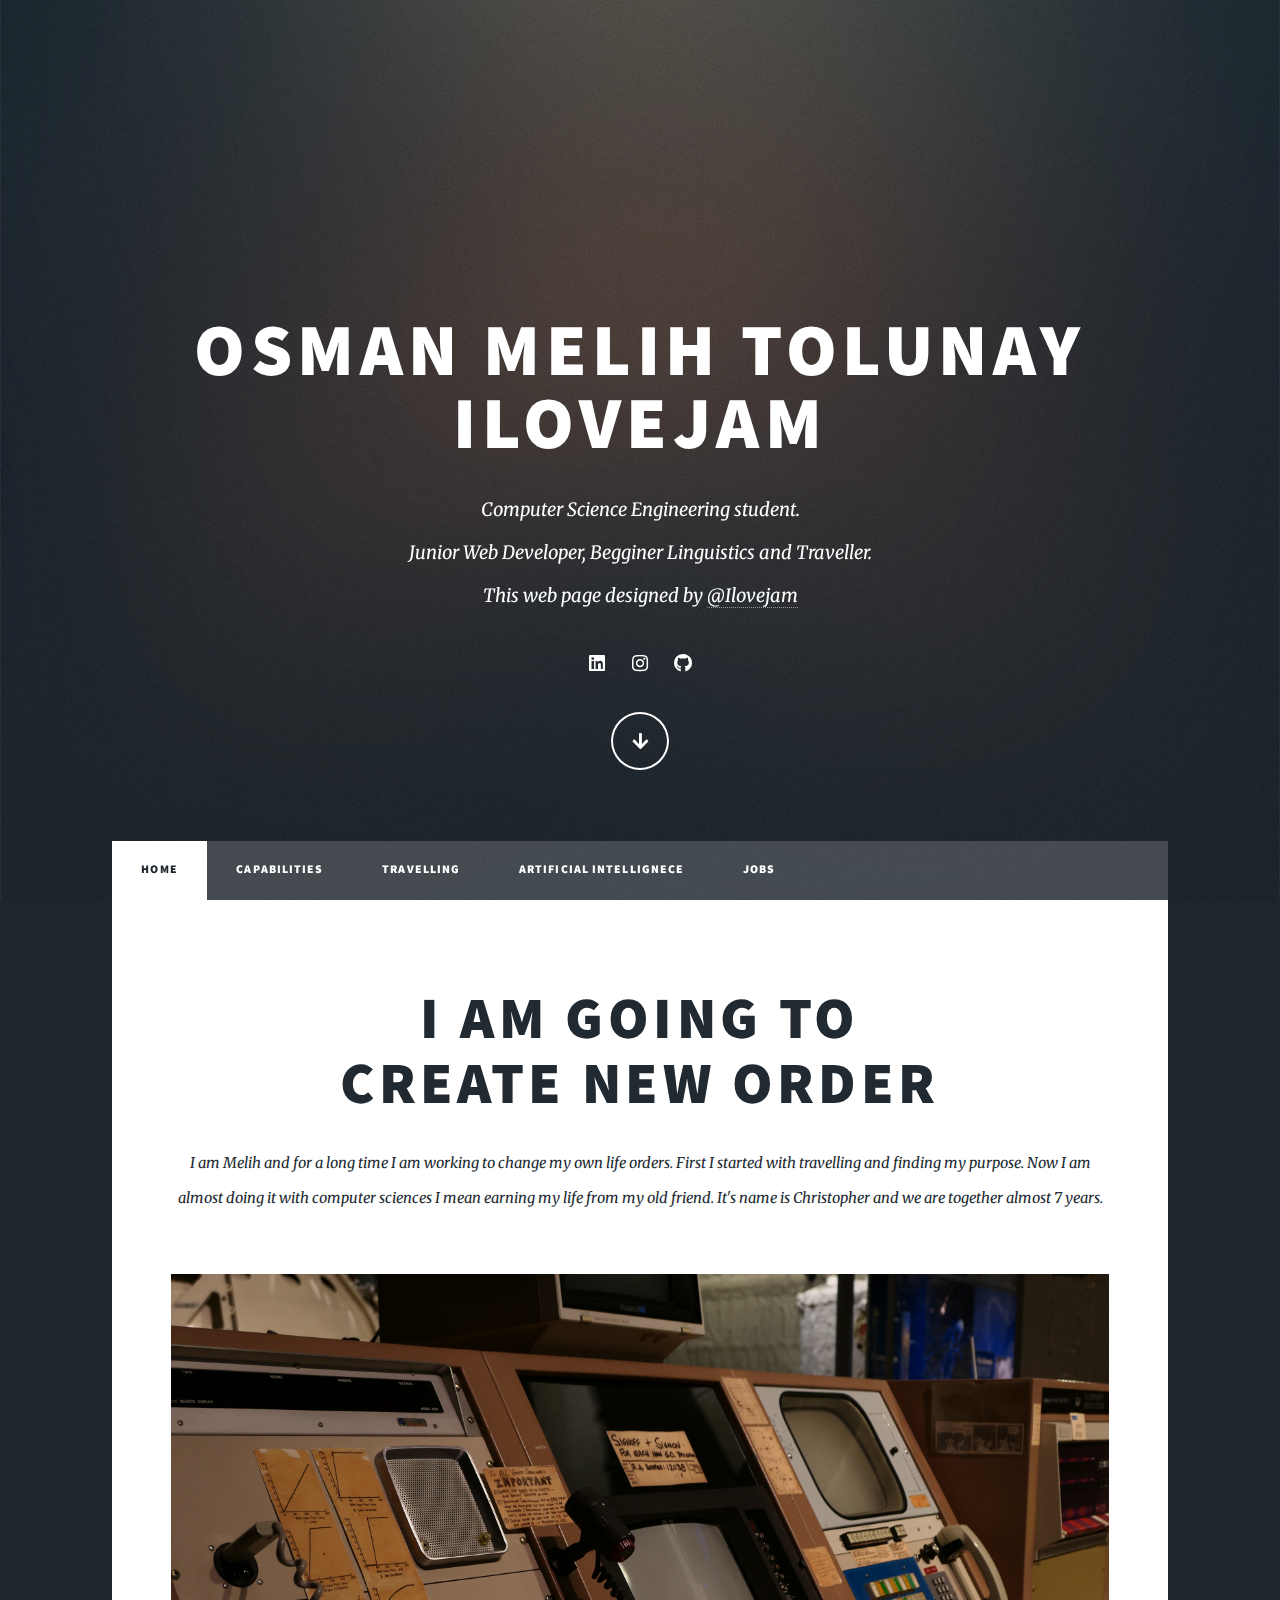
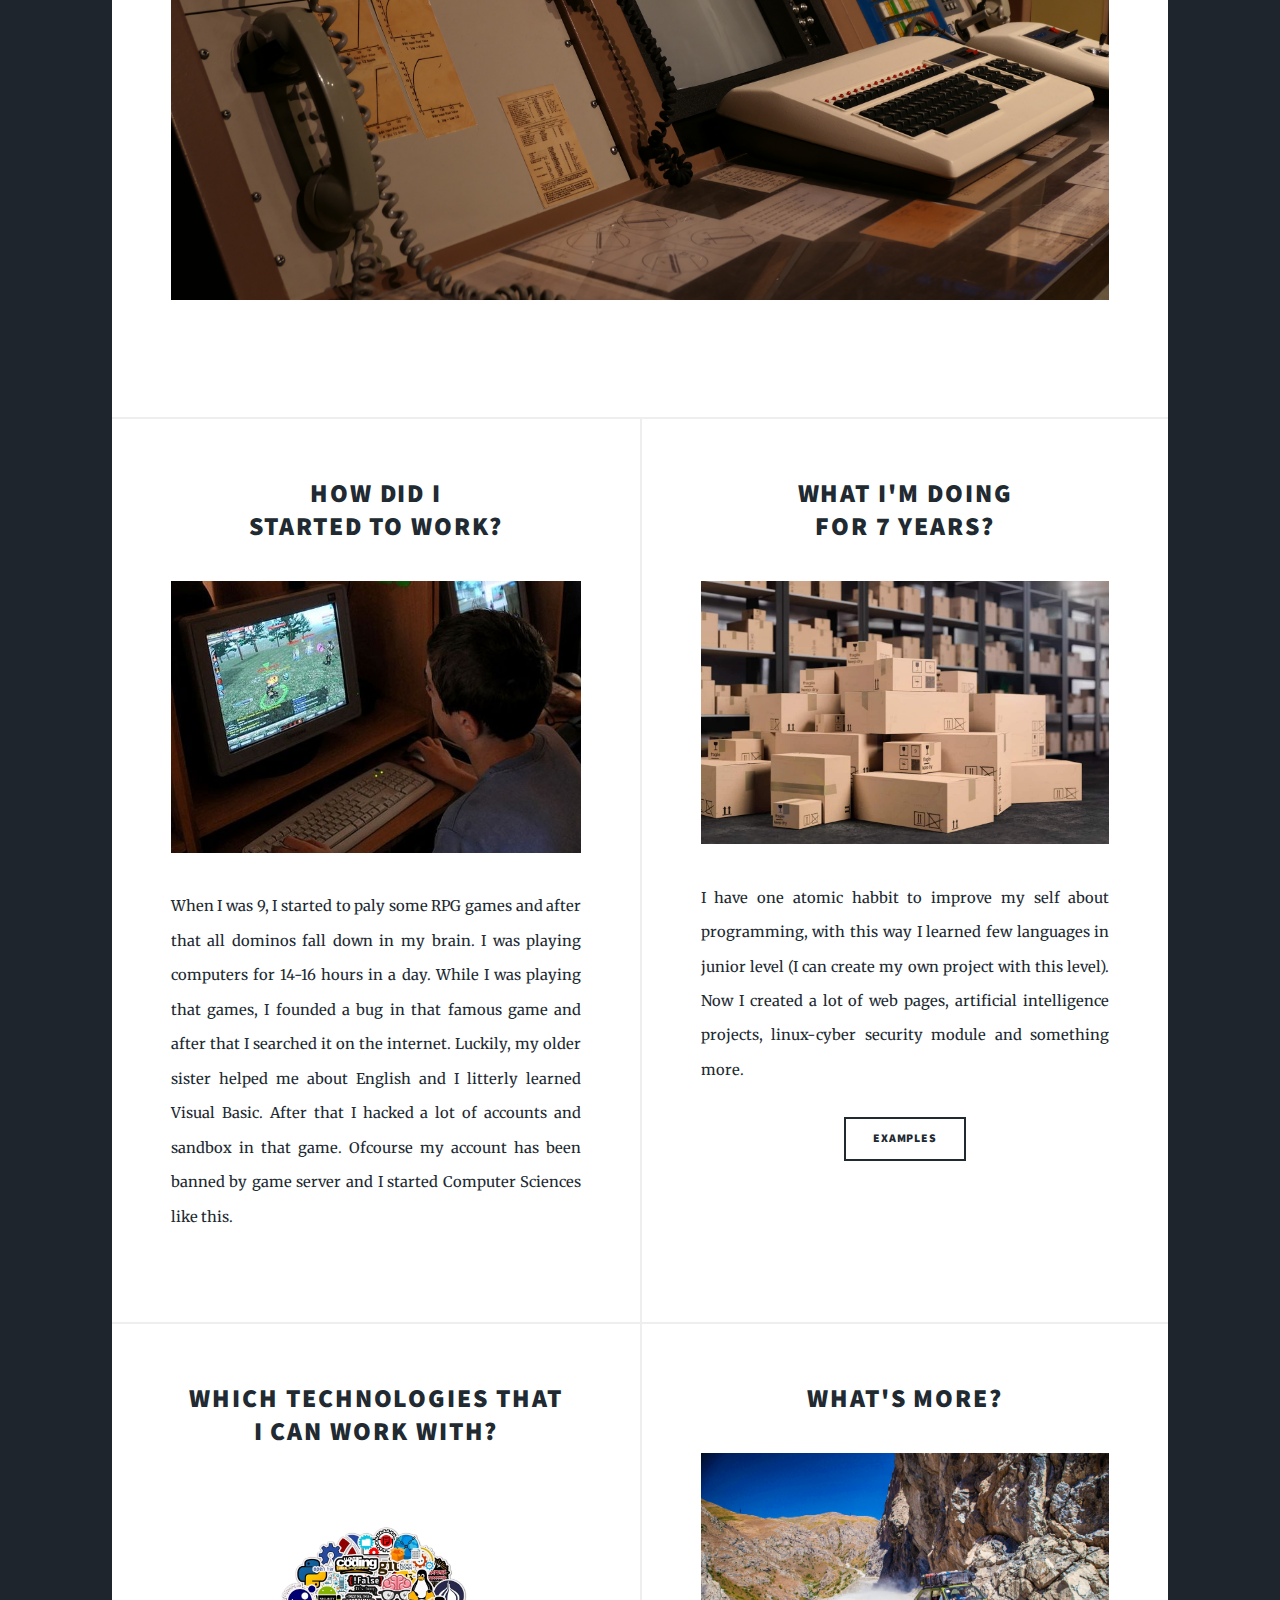
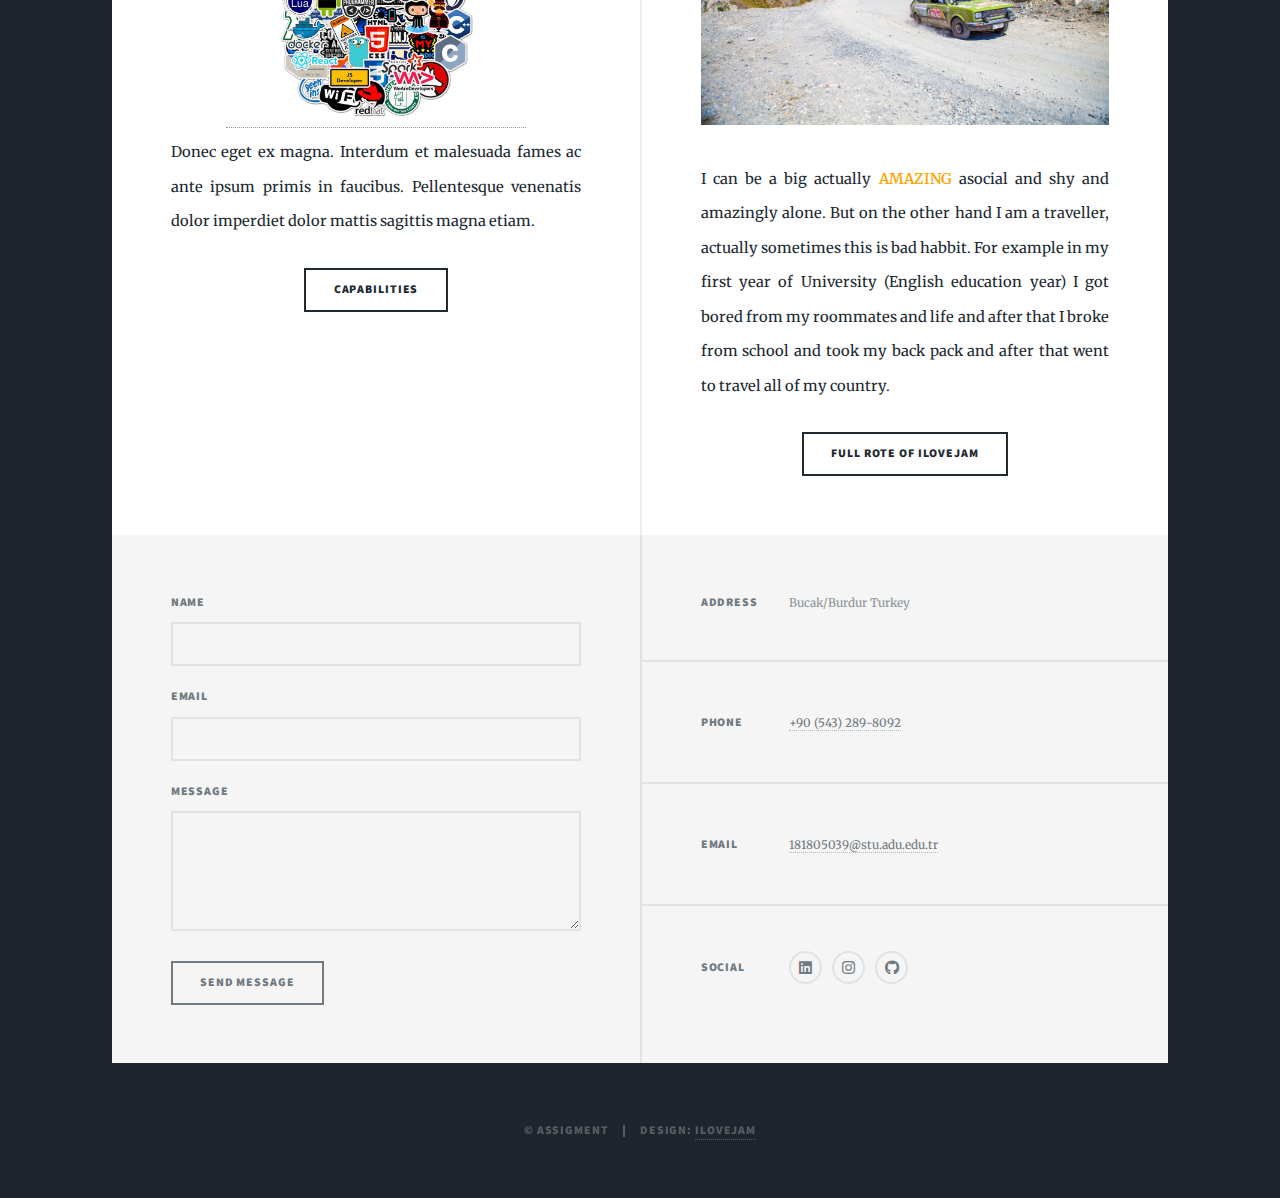
<file: OsmanMelihTolunay_181805039/index.html>
<!DOCTYPE HTML>
<html>
	<head>
		<title>Osman Melih Tolunay</title>
		<meta charset="utf-8" />
		<meta name="viewport" content="width=device-width, initial-scale=1, user-scalable=no" />
		<link rel="stylesheet" href="assets/css/main.css" />
		<noscript><link rel="stylesheet" href="assets/css/noscript.css" /></noscript>
	</head>
	<body class="is-preload">

		<!-- Wrapper -->
			<div id="wrapper" class="fade-in">

				<!-- Intro -->
					<div id="intro">
						<h1>Osman Melih Tolunay<br />
						Ilovejam</h1>
						<p>Computer Science Engineering student.<br>Junior Web Developer, Begginer Linguistics and Traveller. <br> This web page designed by <a href="https://www.instagram.com/ilovejam0/" style=""> @Ilovejam</a></p>
						<ul class="icons">
							<li><a href="https://www.linkedin.com/in/osman-melih-tolunay/" class="icon brands fa-linkedin"><span class="label">LinkedIn</span></a></li>
							<li><a href="https://www.instagram.com/ilovejam0/" class="icon brands fa-instagram"><span class="label">Instagram</span></a></li>
							<li><a href="https://github.com/Ilovejam" class="icon brands fa-github"><span class="label">GitHub</span></a></li>
						</ul>

						<ul class="actions">
							<li><a href="#header" class="button icon solid solo fa-arrow-down scrolly">Continue</a></li>
						</ul>
					</div>

				<!-- Header -->
					<header id="header">
						<a href="index.html" class="logo">Ilovejam</a>
					</header>

				<!-- Nav -->
					<nav id="nav">
						<ul class="links">
							<li class="active"><a href="index.html">Home</a></li>
							<li><a href="skills.html">Capabilities</a></li>
							<li><a href="travelling.html">Travelling</a></li>
							<li><a href="ai.html">Artificial Intellignece</a></li>
							<li><a href="jobs.html">Jobs</a></li>
						</ul>

					</nav>

				<!-- Main -->
					<div id="main">

						<!-- Featured Post -->
							<article class="post featured">
								<header class="major">
									
									<h2 id="start"><a href="#">I am going to <br />
									create new order</a></h2>
									<p>I am Melih and for a long time I am working to change my own life orders. First I started with travelling and finding my purpose. Now I am almost doing it with computer sciences I mean earning my life from my old friend. It's name is Christopher and we are together almost 7 years.</p>
								</header>
								<a href="#" class="image main"><img src="images/pic01.jpg" alt="" /></a>
							</article>

						<!-- Posts -->
							<section class="posts">
								<article>
									<header>
										<h2><a href="#">How did I<br />
										started to work?</a></h2>
									</header>
									<a href="#" class="image fit"><img src="images/pic02.jpg" alt="" /></a>
									<p>When I was 9, I started to paly some RPG games and after that all dominos fall down in my brain. I was playing computers for 14-16 hours in a day. While I was playing that games, I founded a bug in that famous game and after that I searched it on the internet. Luckily, my older sister helped me about English and I litterly learned Visual Basic. After that I hacked a lot of accounts and sandbox in that game. Ofcourse my account has been banned by game server and I started Computer Sciences like this.</p>
									<ul class="actions special">
									</ul>
								</article>
								<article>
									<header>
										<h2><a href="jobs.html">What I'm doing <br />
										for 7 years?</a></h2>
									</header>
									<a href="jobs.html" class="image fit"><img src="images/inventory.jpg" alt="" /></a>
									<p>I have one atomic habbit to improve my self about programming, with this way I learned few languages in junior level (I can create my own project with this level). Now I created a lot of web pages, artificial intelligence projects, linux-cyber security module and something more.  </p>
									<ul class="actions special">
										<li><a href="jobs.html" class="button">Examples</a></li>
									</ul>
								</article>
								<article>
									<header>
										<h2><a href="skills.html">Which technologies that<br />
										I can work with?</a></h2>
									</header>
									<a href="skills.html" class="image fit"><a href="skills.html"><img width="300" src="images/skills.jpg" alt="" /></a></a>
									<p>Donec eget ex magna. Interdum et malesuada fames ac ante ipsum primis in faucibus. Pellentesque venenatis dolor imperdiet dolor mattis sagittis magna etiam.</p>
									<ul class="actions special">
										<li><a href="skills.html" class="button">Capabilities</a></li>
									</ul>
								</article>
								<article>
									<header>
										<h2><a href="#">What's more?</a></h2>
									</header>
									<a href="travelling.jpg" class="image fit"><img src="images/rally.jpg" alt="" /></a>
									<p>I can be a big actually <strong style="color: orange;">AMAZING</strong> asocial and shy and amazingly alone. But on the other hand I am a traveller, actually sometimes this is bad habbit. For example in my first year of University (English education year) I got bored from my roommates and life and after that I broke from school and took my back pack and after that went to travel all of my country. </p>
									<ul class="actions special">
										<li><a href="#" class="button">Full Rote of Ilovejam</a></li>
									</ul>
								</article>
				
							</section>

					</div>

				<!-- Footer -->
					<footer id="footer">
						<section>
							<form method="post" action="#">
								<div class="fields">
									<div class="field">
										<label for="name">Name</label>
										<input type="text" name="name" id="name" />
									</div>
									<div class="field">
										<label for="email">Email</label>
										<input type="text" name="email" id="email" />
									</div>
									<div class="field">
										<label for="message">Message</label>
										<textarea name="message" id="message" rows="3"></textarea>
									</div>
								</div>
								<ul class="actions">
									<li><button onclick="alert('Message sent')">Send Message</button></li>
								</ul>
							</form>
						</section>
						<section class="split contact">
							<section class="alt">
								<h3>Address</h3>
								<p>Bucak/Burdur Turkey</p>
							</section>
							<section>
								<h3>Phone</h3>
								<p><a href="#">+90 (543) 289-8092</a></p>
							</section>
							<section>
								<h3>Email</h3>
								<p><a href="#">181805039@stu.adu.edu.tr</a></p>
							</section>
							<section>
								<h3>Social</h3>
								<ul class="icons alt">
									<li><a href="https://www.linkedin.com/in/osman-melih-tolunay/" class="icon brands fa-linkedin"><span class="label">LinkedIn</span></a></li>
							<li><a href="https://www.instagram.com/ilovejam0/" class="icon brands fa-instagram"><span class="label">Instagram</span></a></li>
							<li><a href="https://github.com/Ilovejam" class="icon brands fa-github"><span class="label">GitHub</span></a></li>
								</ul>
							</section>
						</section>
					</footer>

				<!-- Copyright -->
					<div id="copyright">
						<ul><li>&copy; Assigment</li><li>Design: <a href="https://github.com/Ilovejam">Ilovejam</a></li></ul>
					</div>

			</div>

		<!-- Scripts -->
			<script src="assets/js/jquery.min.js"></script>
			<script src="assets/js/jquery.scrollex.min.js"></script>
			<script src="assets/js/jquery.scrolly.min.js"></script>
			<script src="assets/js/browser.min.js"></script>
			<script src="assets/js/breakpoints.min.js"></script>
			<script src="assets/js/util.js"></script>
			<script src="assets/js/main.js"></script>

	</body>
</html>
</file>
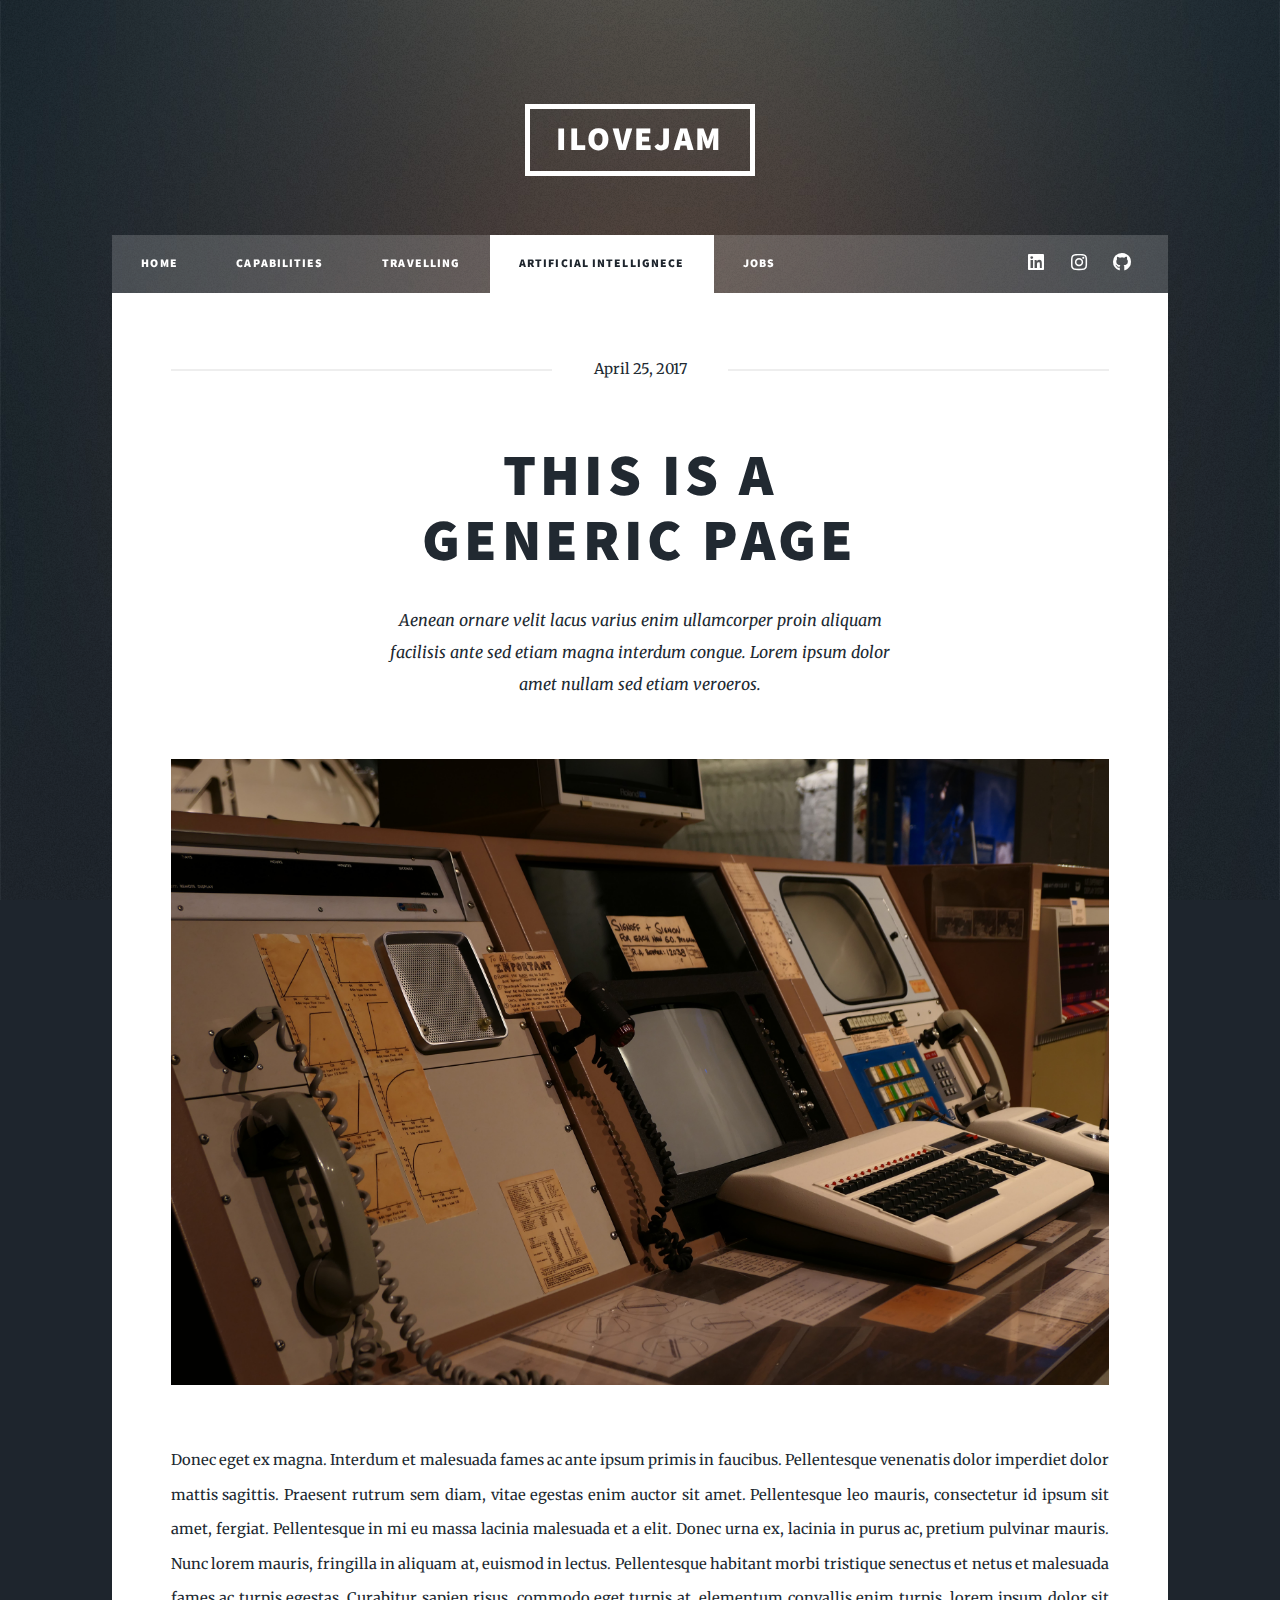
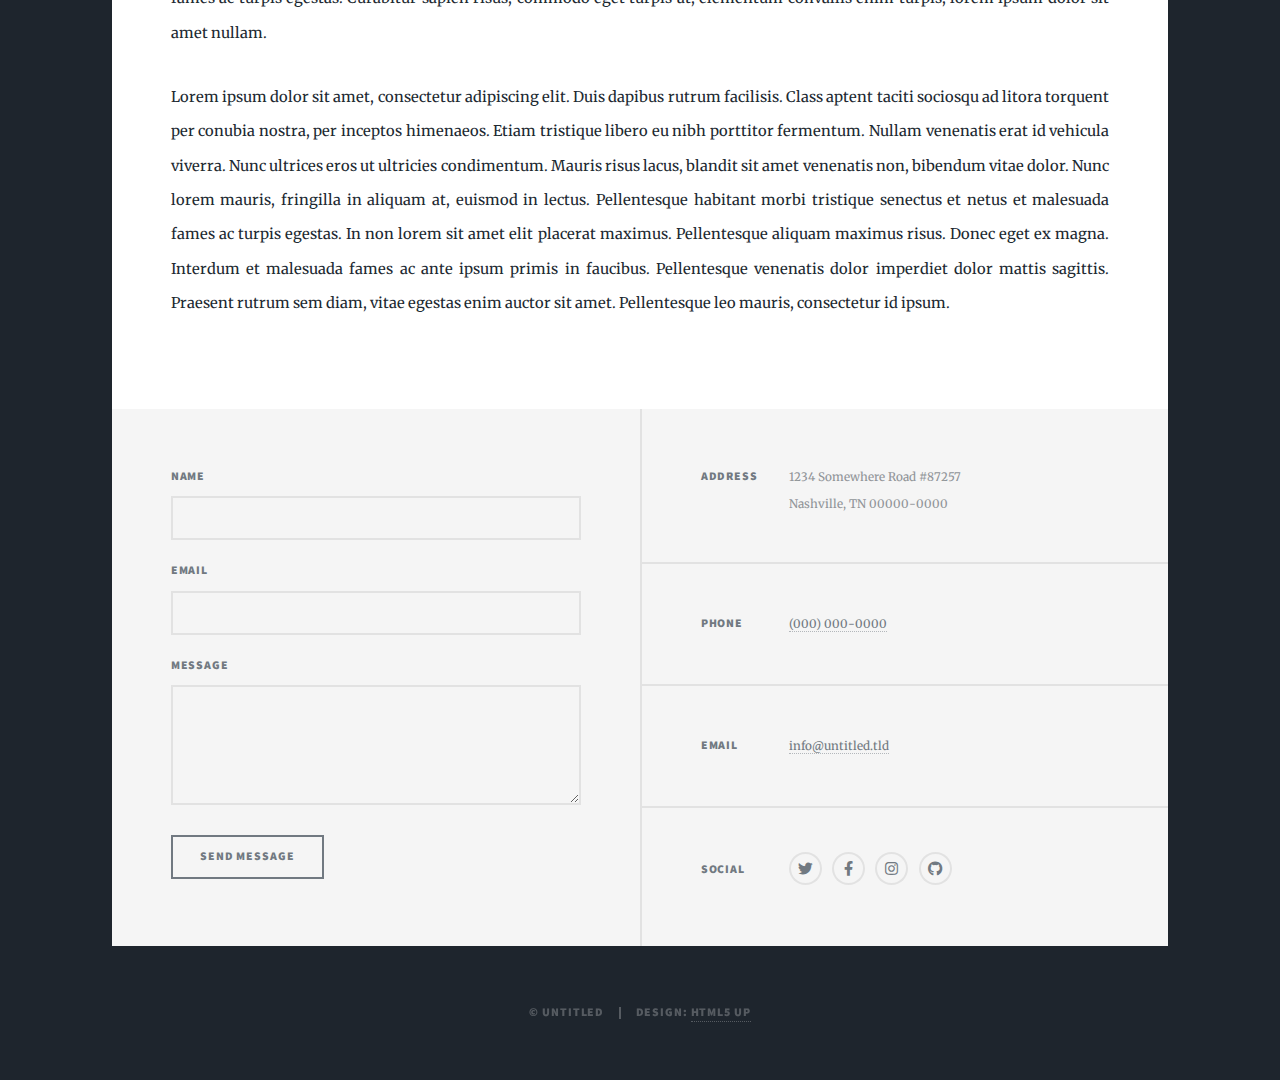
<file: OsmanMelihTolunay_181805039/ai.html>
<!DOCTYPE HTML>
<!--
	Massively by HTML5 UP
	html5up.net | @ajlkn
	Free for personal and commercial use under the CCA 3.0 license (html5up.net/license)
-->
<html>
	<head>
		<title>Ilovejam - AI</title>
		<meta charset="utf-8" />
		<meta name="viewport" content="width=device-width, initial-scale=1, user-scalable=no" />
		<link rel="stylesheet" href="assets/css/main.css" />
		<noscript><link rel="stylesheet" href="assets/css/noscript.css" /></noscript>
	</head>
	<body class="is-preload">

		<!-- Wrapper -->
			<div id="wrapper">

				<!-- Header -->
					<header id="header">
						<a href="index.html" class="logo">Ilovejam</a>
					</header>

				<!-- Nav -->
					<nav id="nav">
						<ul class="links">
							<li><a href="index.html">Home</a></li>
							<li><a href="skills.html">Capabilities</a></li>
							<li><a href="travelling.html">Travelling</a></li>
							<li  class="active"><a href="ai.html">Artificial Intellignece</a></li>
							<li><a href="jobs.html">Jobs</a></li>
						</ul>
						<ul class="icons">
						<ul class="icons">
							<li><a href="#" class="icon brands fa-linkedin"><span class="label">LinkedIn</span></a></li>
							<li><a href="https://www.instagram.com/ilovejam0/" class="icon brands fa-instagram"><span class="label">Instagram</span></a></li>
							<li><a href="https://github.com/Ilovejam" class="icon brands fa-github"><span class="label">GitHub</span></a></li>
						</ul>
						</ul>
					</nav>

				<!-- Main -->
					<div id="main">

						<!-- Post -->
							<section class="post">
								<header class="major">
									<span class="date">April 25, 2017</span>
									<h1>This is a<br />
									Generic Page</h1>
									<p>Aenean ornare velit lacus varius enim ullamcorper proin aliquam<br />
									facilisis ante sed etiam magna interdum congue. Lorem ipsum dolor<br />
									amet nullam sed etiam veroeros.</p>
								</header>
								<div class="image main"><img src="images/pic01.jpg" alt="" /></div>
								<p>Donec eget ex magna. Interdum et malesuada fames ac ante ipsum primis in faucibus. Pellentesque venenatis dolor imperdiet dolor mattis sagittis. Praesent rutrum sem diam, vitae egestas enim auctor sit amet. Pellentesque leo mauris, consectetur id ipsum sit amet, fergiat. Pellentesque in mi eu massa lacinia malesuada et a elit. Donec urna ex, lacinia in purus ac, pretium pulvinar mauris. Nunc lorem mauris, fringilla in aliquam at, euismod in lectus. Pellentesque habitant morbi tristique senectus et netus et malesuada fames ac turpis egestas. Curabitur sapien risus, commodo eget turpis at, elementum convallis enim turpis, lorem ipsum dolor sit amet nullam.</p>
								<p>Lorem ipsum dolor sit amet, consectetur adipiscing elit. Duis dapibus rutrum facilisis. Class aptent taciti sociosqu ad litora torquent per conubia nostra, per inceptos himenaeos. Etiam tristique libero eu nibh porttitor fermentum. Nullam venenatis erat id vehicula viverra. Nunc ultrices eros ut ultricies condimentum. Mauris risus lacus, blandit sit amet venenatis non, bibendum vitae dolor. Nunc lorem mauris, fringilla in aliquam at, euismod in lectus. Pellentesque habitant morbi tristique senectus et netus et malesuada fames ac turpis egestas. In non lorem sit amet elit placerat maximus. Pellentesque aliquam maximus risus. Donec eget ex magna. Interdum et malesuada fames ac ante ipsum primis in faucibus. Pellentesque venenatis dolor imperdiet dolor mattis sagittis. Praesent rutrum sem diam, vitae egestas enim auctor sit amet. Pellentesque leo mauris, consectetur id ipsum.</p>
							</section>

					</div>

				<!-- Footer -->
					<footer id="footer">
						<section>
							<form method="post" action="#">
								<div class="fields">
									<div class="field">
										<label for="name">Name</label>
										<input type="text" name="name" id="name" />
									</div>
									<div class="field">
										<label for="email">Email</label>
										<input type="text" name="email" id="email" />
									</div>
									<div class="field">
										<label for="message">Message</label>
										<textarea name="message" id="message" rows="3"></textarea>
									</div>
								</div>
								<ul class="actions">
									<li><input type="submit" value="Send Message" /></li>
								</ul>
							</form>
						</section>
						<section class="split contact">
							<section class="alt">
								<h3>Address</h3>
								<p>1234 Somewhere Road #87257<br />
								Nashville, TN 00000-0000</p>
							</section>
							<section>
								<h3>Phone</h3>
								<p><a href="#">(000) 000-0000</a></p>
							</section>
							<section>
								<h3>Email</h3>
								<p><a href="#">info@untitled.tld</a></p>
							</section>
							<section>
								<h3>Social</h3>
								<ul class="icons alt">
									<li><a href="#" class="icon brands alt fa-twitter"><span class="label">Twitter</span></a></li>
									<li><a href="#" class="icon brands alt fa-facebook-f"><span class="label">Facebook</span></a></li>
									<li><a href="#" class="icon brands alt fa-instagram"><span class="label">Instagram</span></a></li>
									<li><a href="#" class="icon brands alt fa-github"><span class="label">GitHub</span></a></li>
								</ul>
							</section>
						</section>
					</footer>

				<!-- Copyright -->
					<div id="copyright">
						<ul><li>&copy; Untitled</li><li>Design: <a href="https://html5up.net">HTML5 UP</a></li></ul>
					</div>

			</div>

		<!-- Scripts -->
			<script src="assets/js/jquery.min.js"></script>
			<script src="assets/js/jquery.scrollex.min.js"></script>
			<script src="assets/js/jquery.scrolly.min.js"></script>
			<script src="assets/js/browser.min.js"></script>
			<script src="assets/js/breakpoints.min.js"></script>
			<script src="assets/js/util.js"></script>
			<script src="assets/js/main.js"></script>

	</body>
</html>
</file>
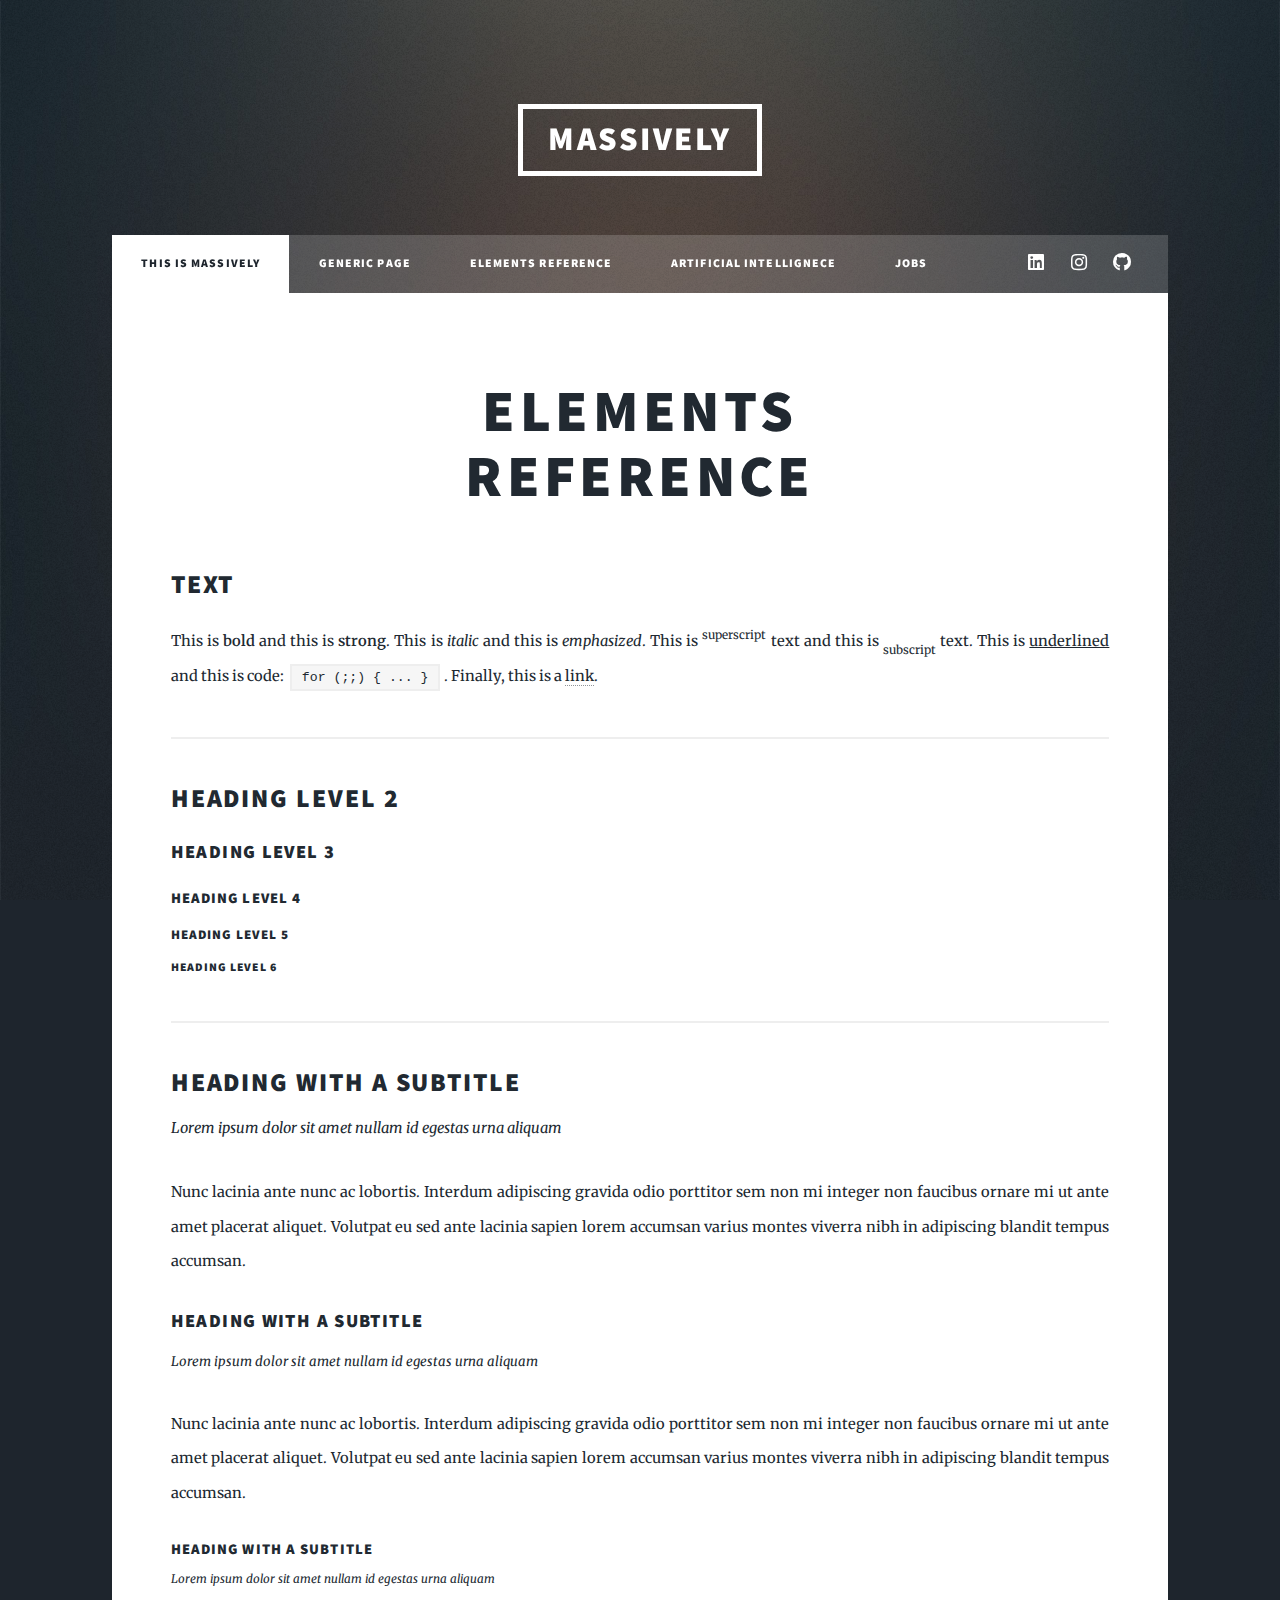
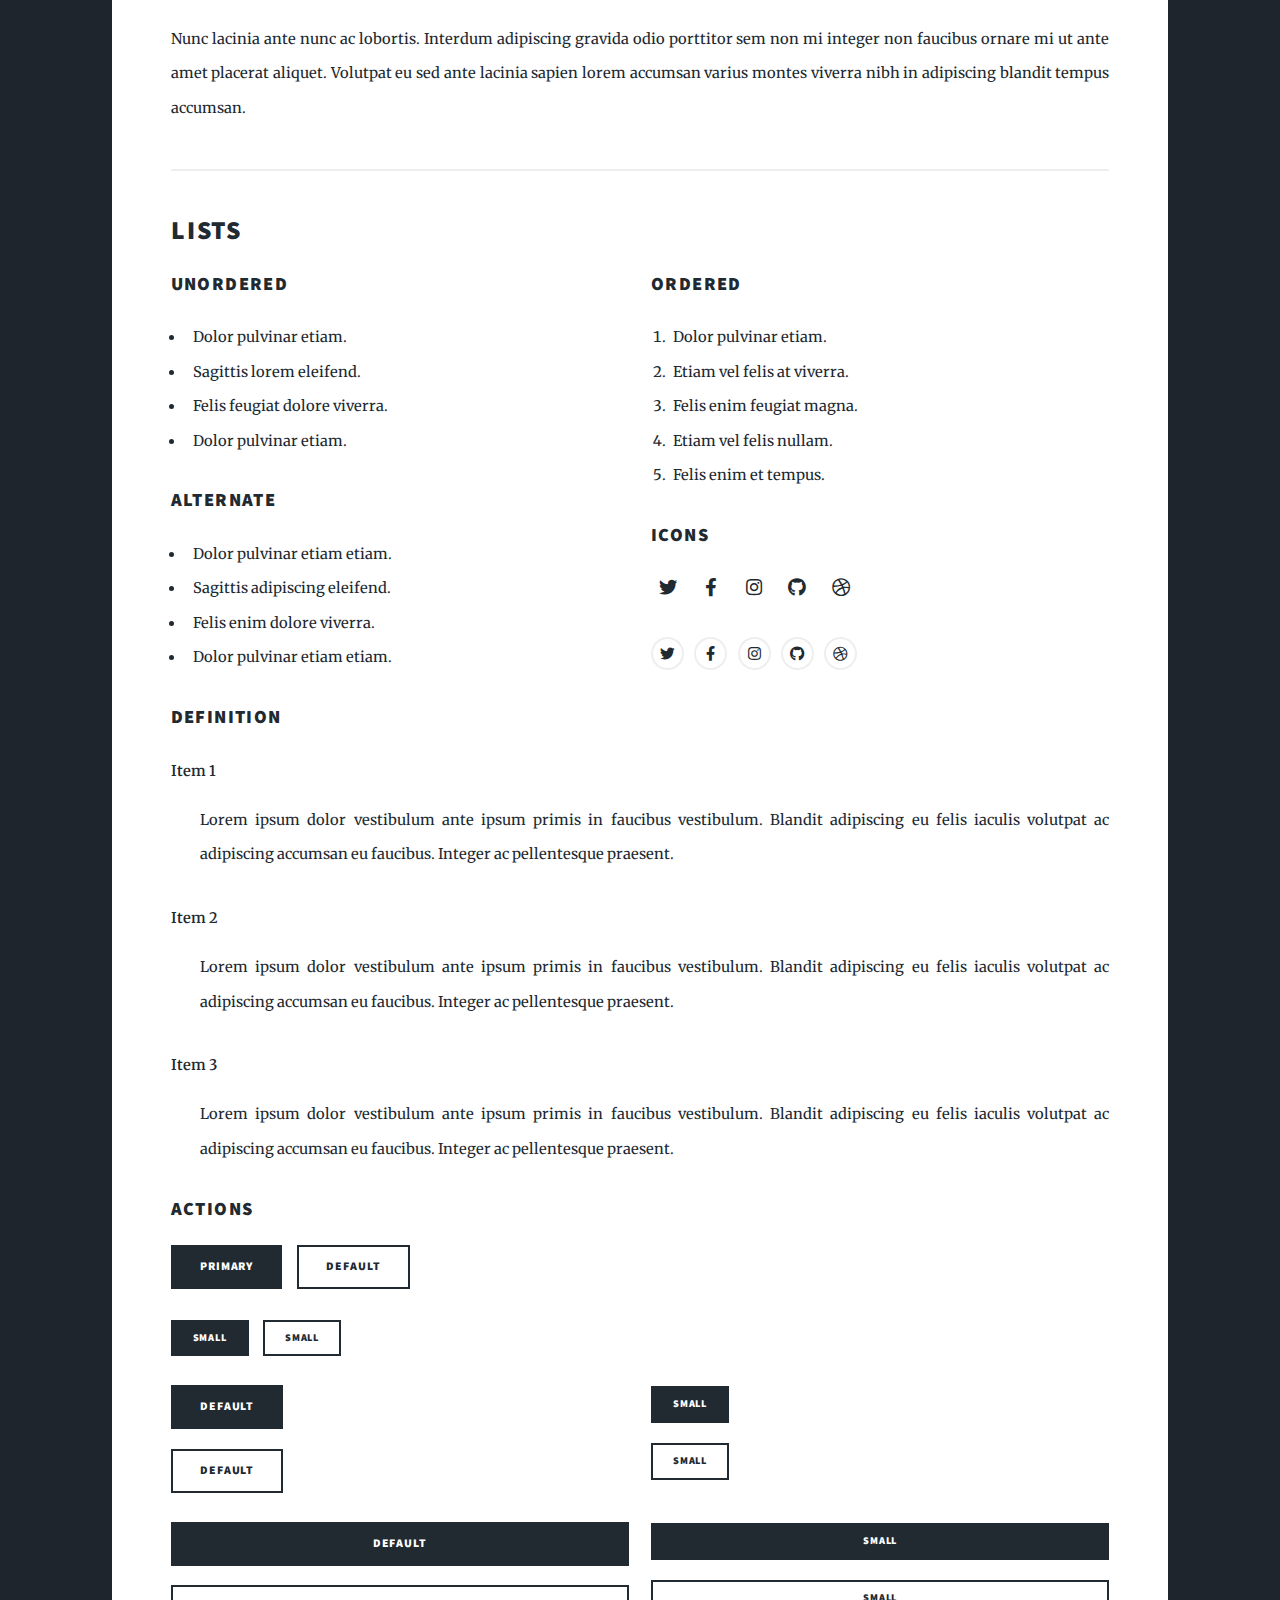
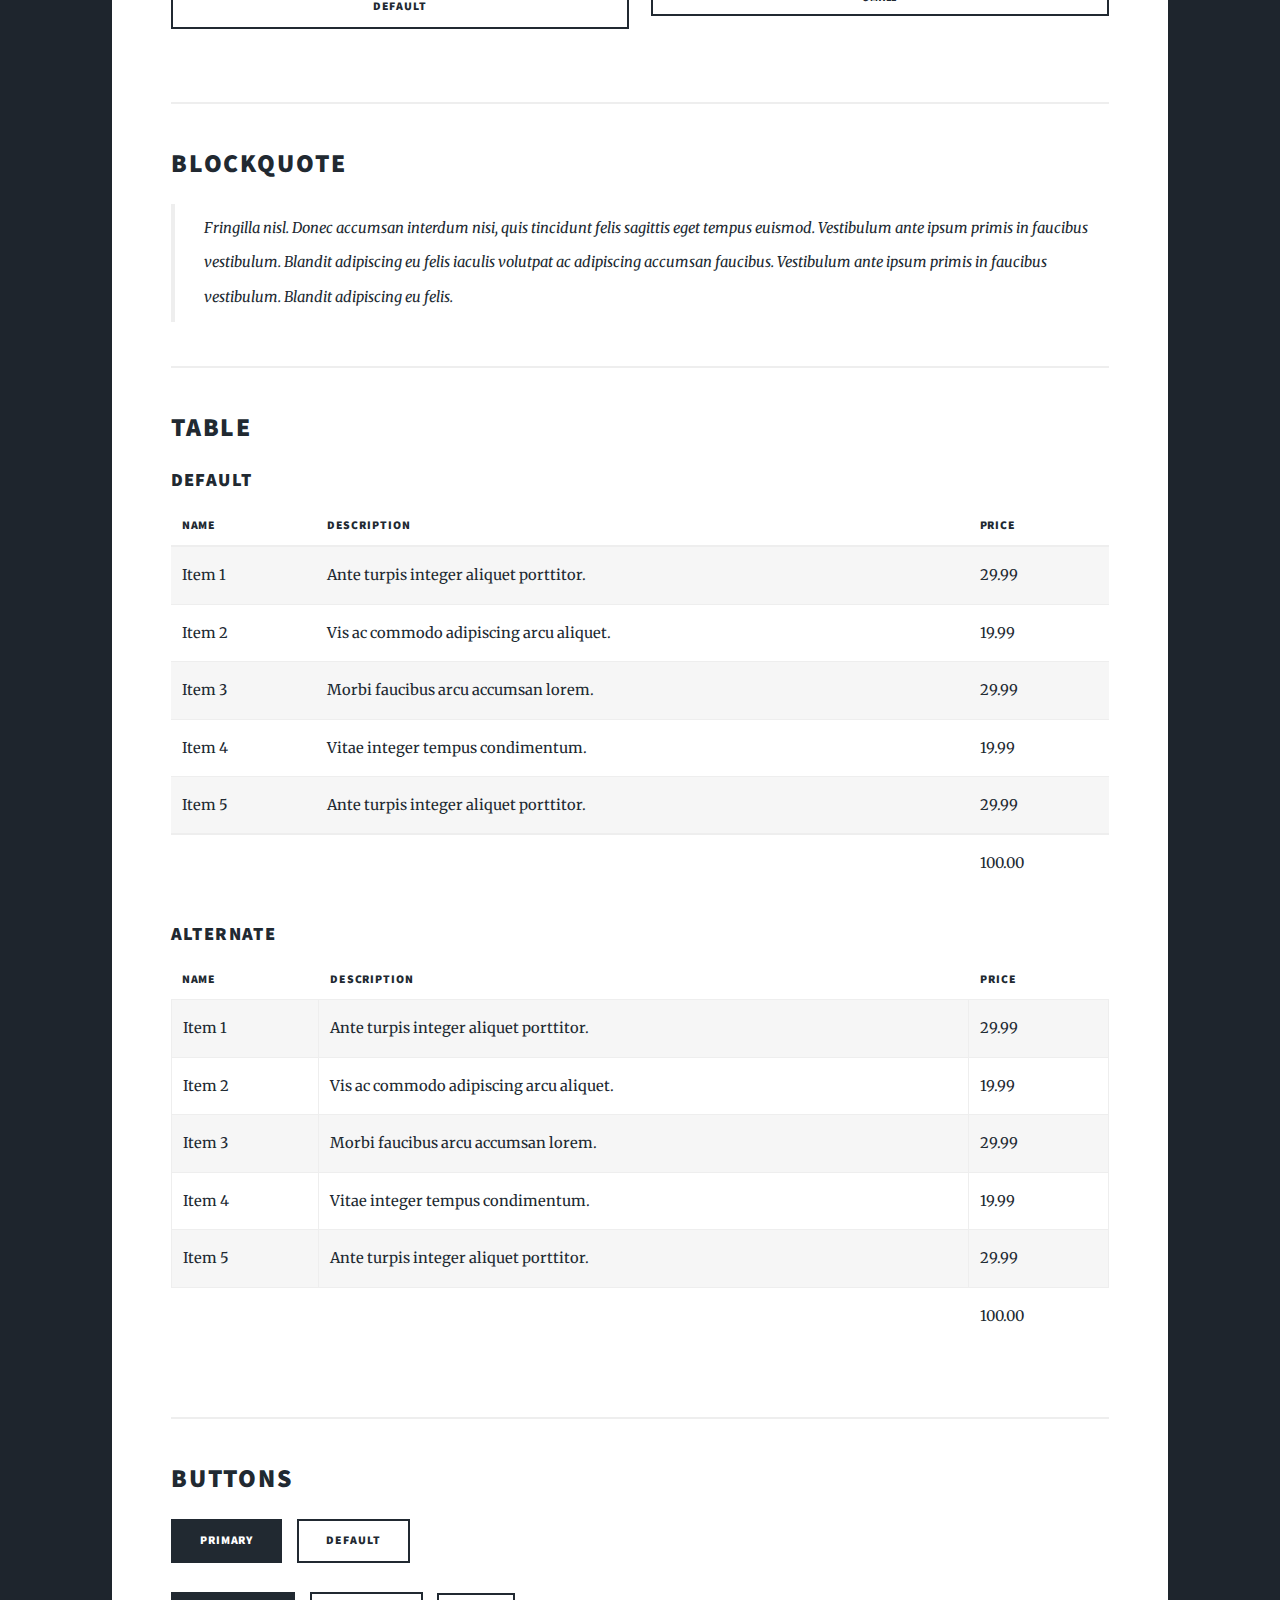
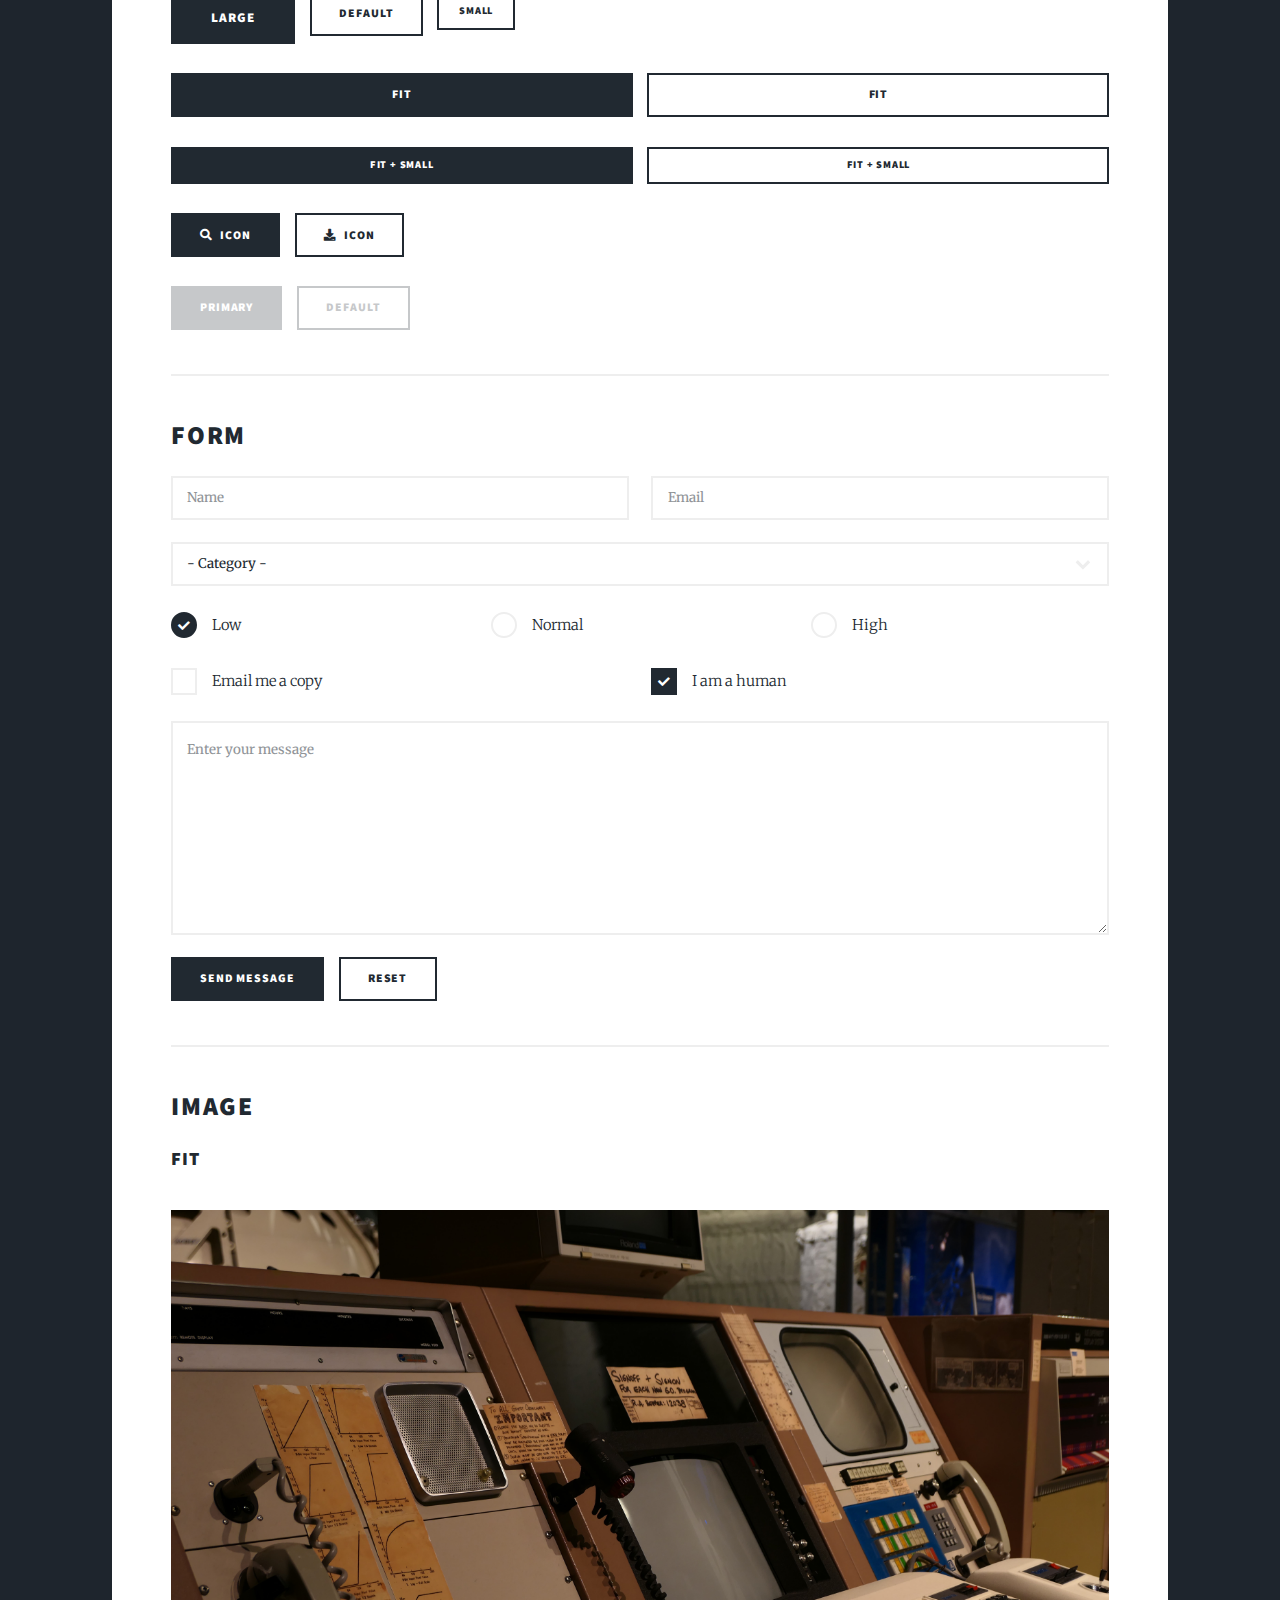
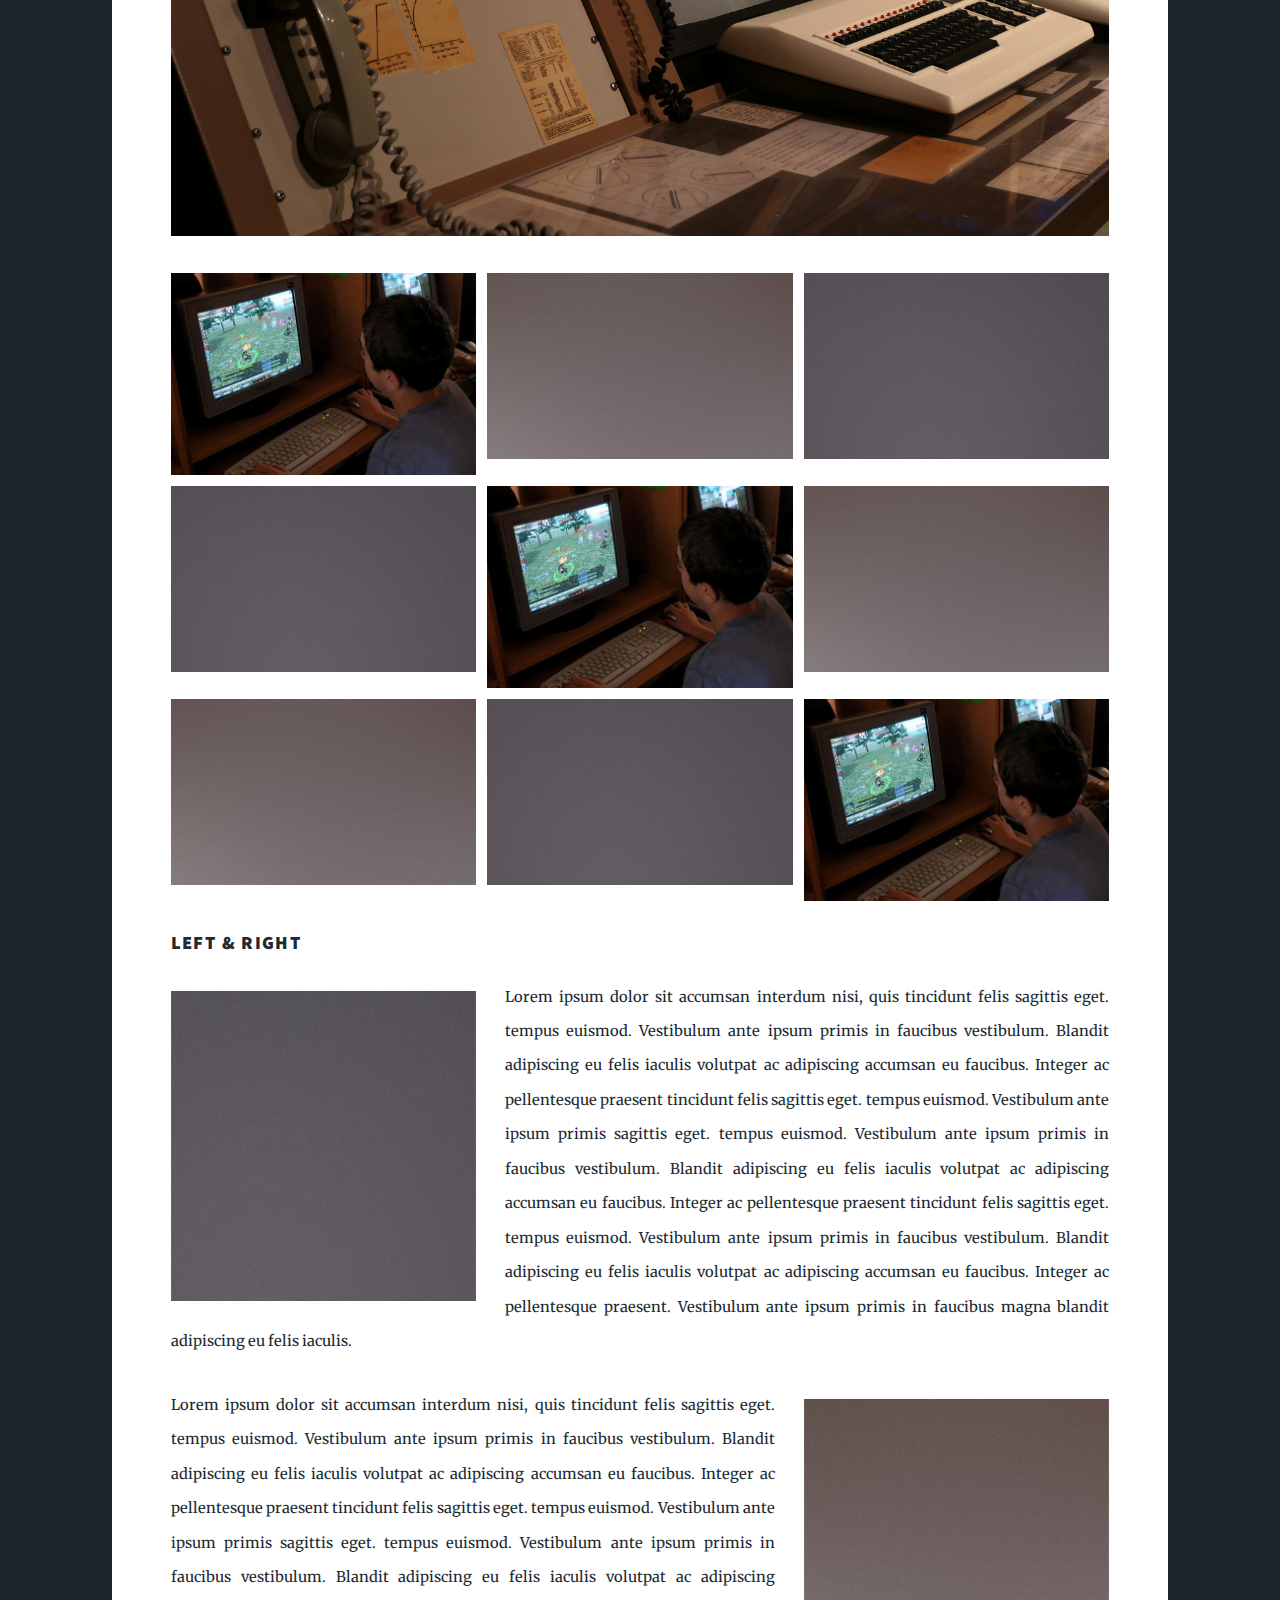
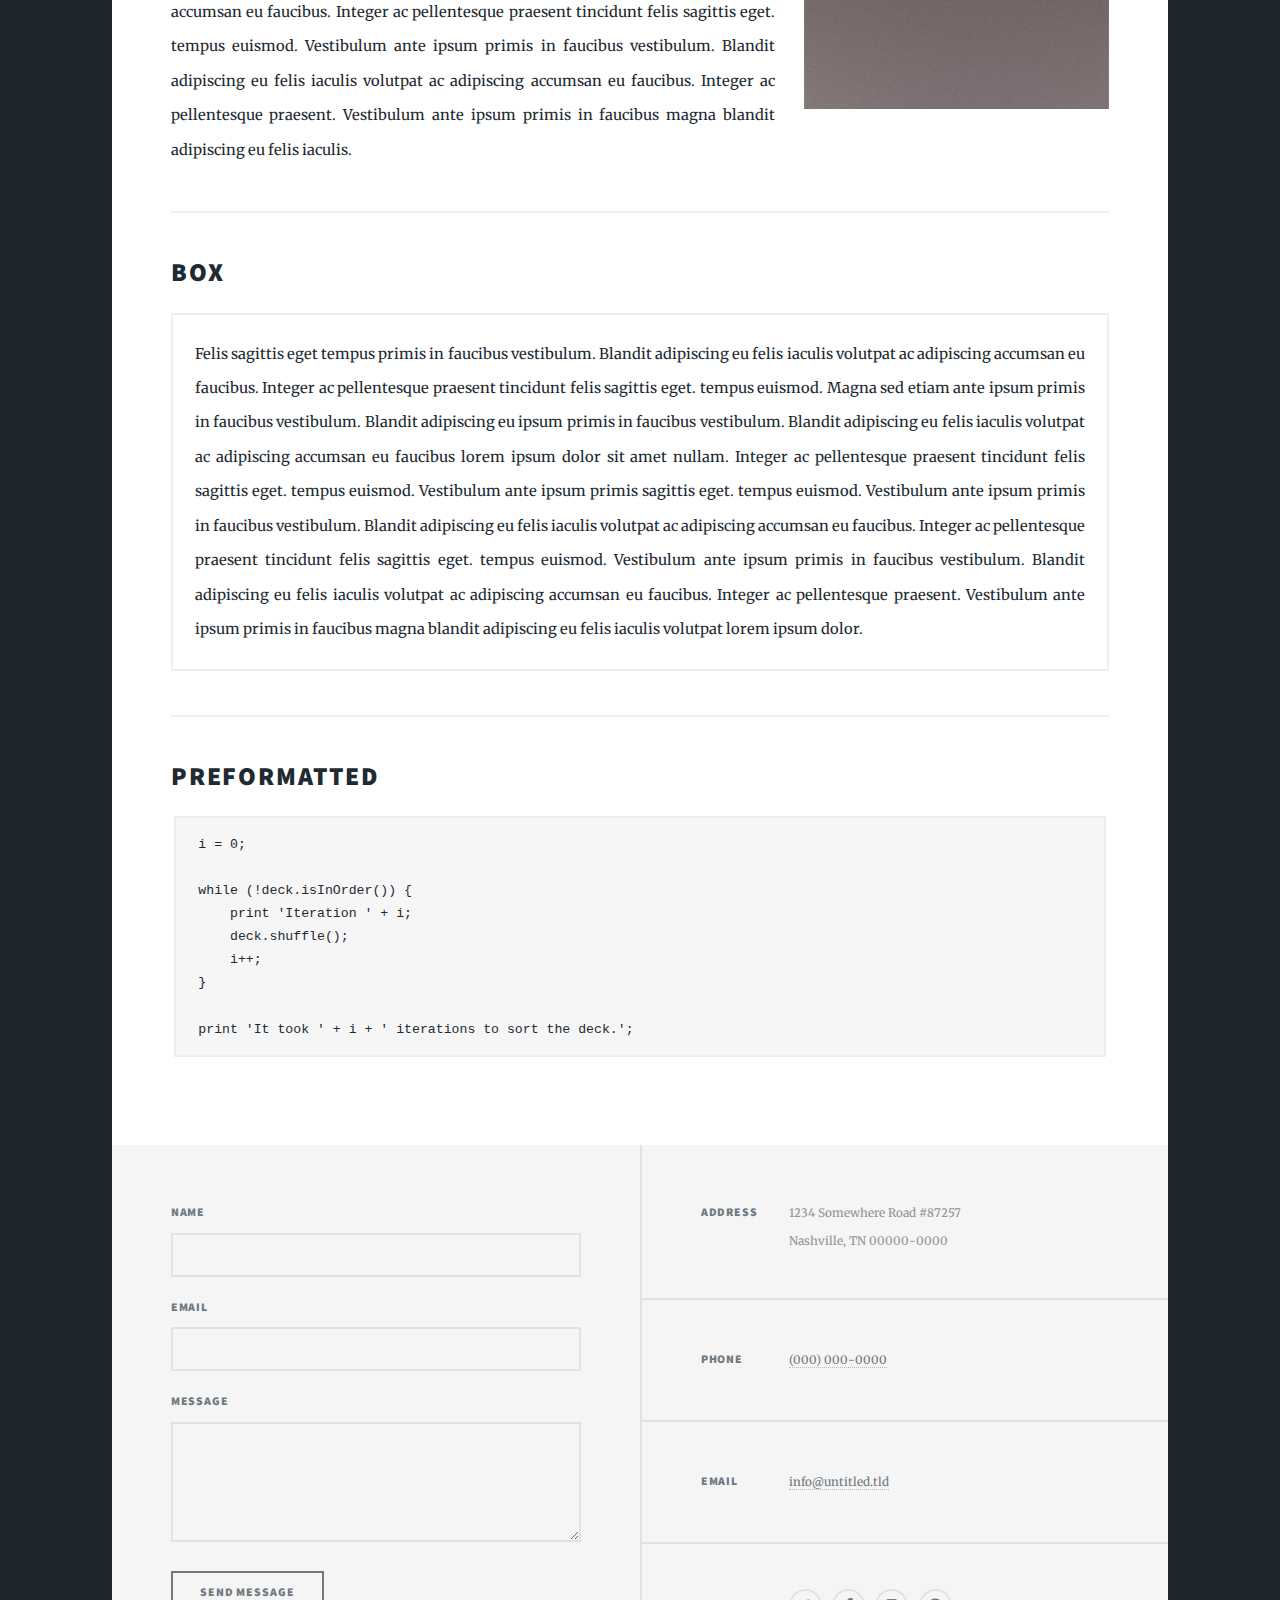
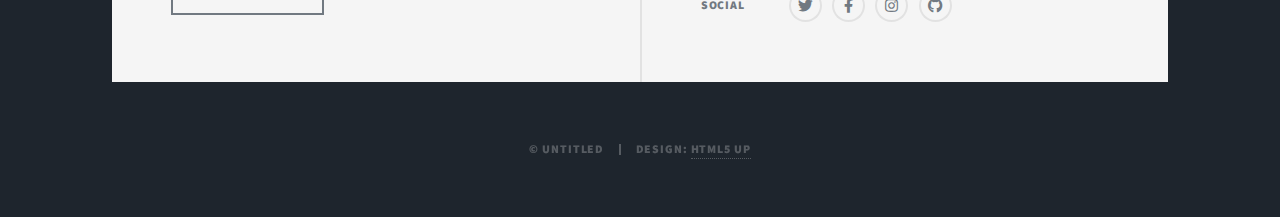
<file: OsmanMelihTolunay_181805039/elements.html>
<!DOCTYPE HTML>
<!--
	Massively by HTML5 UP
	html5up.net | @ajlkn
	Free for personal and commercial use under the CCA 3.0 license (html5up.net/license)
-->
<html>
	<head>
		<title>Elements Reference - Massively by HTML5 UP</title>
		<meta charset="utf-8" />
		<meta name="viewport" content="width=device-width, initial-scale=1, user-scalable=no" />
		<link rel="stylesheet" href="assets/css/main.css" />
		<noscript><link rel="stylesheet" href="assets/css/noscript.css" /></noscript>
	</head>
	<body class="is-preload">

		<!-- Wrapper -->
			<div id="wrapper">

				<!-- Header -->
					<header id="header">
						<a href="index.html" class="logo">Massively</a>
					</header>

				<!-- Nav -->
					<nav id="nav">
						<ul class="links">
							<li class="active"><a href="index.html">This is Massively</a></li>
							<li><a href="generic.html">Generic Page</a></li>
							<li><a href="elements.html">Elements Reference</a></li>
							<li><a href="ai.html">Artificial Intellignece</a></li>
							<li><a href="jobs.html">Jobs</a></li>
						</ul>
						<ul class="icons">
							<li><a href="#" class="icon brands fa-linkedin"><span class="label">LinkedIn</span></a></li>
							<li><a href="https://www.instagram.com/ilovejam0/" class="icon brands fa-instagram"><span class="label">Instagram</span></a></li>
							<li><a href="https://github.com/Ilovejam" class="icon brands fa-github"><span class="label">GitHub</span></a></li>
						</ul>
					</nav>

				<!-- Main -->
					<div id="main">

						<!-- Post -->
							<section class="post">
								<header class="major">
									<h1>Elements<br />
									Reference</h1>
								</header>

								<!-- Text stuff -->
									<h2>Text</h2>
									<p>This is <b>bold</b> and this is <strong>strong</strong>. This is <i>italic</i> and this is <em>emphasized</em>.
									This is <sup>superscript</sup> text and this is <sub>subscript</sub> text.
									This is <u>underlined</u> and this is code: <code>for (;;) { ... }</code>.
									Finally, this is a <a href="#">link</a>.</p>
									<hr />
									<h2>Heading Level 2</h2>
									<h3>Heading Level 3</h3>
									<h4>Heading Level 4</h4>
									<h5>Heading Level 5</h5>
									<h6>Heading Level 6</h6>
									<hr />
									<header>
										<h2>Heading with a Subtitle</h2>
										<p>Lorem ipsum dolor sit amet nullam id egestas urna aliquam</p>
									</header>
									<p>Nunc lacinia ante nunc ac lobortis. Interdum adipiscing gravida odio porttitor sem non mi integer non faucibus ornare mi ut ante amet placerat aliquet. Volutpat eu sed ante lacinia sapien lorem accumsan varius montes viverra nibh in adipiscing blandit tempus accumsan.</p>
									<header>
										<h3>Heading with a Subtitle</h3>
										<p>Lorem ipsum dolor sit amet nullam id egestas urna aliquam</p>
									</header>
									<p>Nunc lacinia ante nunc ac lobortis. Interdum adipiscing gravida odio porttitor sem non mi integer non faucibus ornare mi ut ante amet placerat aliquet. Volutpat eu sed ante lacinia sapien lorem accumsan varius montes viverra nibh in adipiscing blandit tempus accumsan.</p>
									<header>
										<h4>Heading with a Subtitle</h4>
										<p>Lorem ipsum dolor sit amet nullam id egestas urna aliquam</p>
									</header>
									<p>Nunc lacinia ante nunc ac lobortis. Interdum adipiscing gravida odio porttitor sem non mi integer non faucibus ornare mi ut ante amet placerat aliquet. Volutpat eu sed ante lacinia sapien lorem accumsan varius montes viverra nibh in adipiscing blandit tempus accumsan.</p>

									<hr />

								<!-- Lists -->
									<h2>Lists</h2>
									<div class="row">
										<div class="col-6 col-12-small">

											<h3>Unordered</h3>
											<ul>
												<li>Dolor pulvinar etiam.</li>
												<li>Sagittis lorem eleifend.</li>
												<li>Felis feugiat dolore viverra.</li>
												<li>Dolor pulvinar etiam.</li>
											</ul>

											<h3>Alternate</h3>
											<ul class="alt">
												<li>Dolor pulvinar etiam etiam.</li>
												<li>Sagittis adipiscing eleifend.</li>
												<li>Felis enim dolore viverra.</li>
												<li>Dolor pulvinar etiam etiam.</li>
											</ul>

										</div>
										<div class="col-6 col-12-small">

											<h3>Ordered</h3>
											<ol>
												<li>Dolor pulvinar etiam.</li>
												<li>Etiam vel felis at viverra.</li>
												<li>Felis enim feugiat magna.</li>
												<li>Etiam vel felis nullam.</li>
												<li>Felis enim et tempus.</li>
											</ol>

											<h3>Icons</h3>
											<ul class="icons">
												<li><a href="#" class="icon brands fa-twitter"><span class="label">Twitter</span></a></li>
												<li><a href="#" class="icon brands fa-facebook-f"><span class="label">Facebook</span></a></li>
												<li><a href="#" class="icon brands fa-instagram"><span class="label">Instagram</span></a></li>
												<li><a href="#" class="icon brands fa-github"><span class="label">Github</span></a></li>
												<li><a href="#" class="icon brands fa-dribbble"><span class="label">Dribbble</span></a></li>
											</ul>
											<ul class="icons alt">
												<li><a href="#" class="icon brands alt fa-twitter"><span class="label">Twitter</span></a></li>
												<li><a href="#" class="icon brands alt fa-facebook-f"><span class="label">Facebook</span></a></li>
												<li><a href="#" class="icon brands alt fa-instagram"><span class="label">Instagram</span></a></li>
												<li><a href="#" class="icon brands alt fa-github"><span class="label">Github</span></a></li>
												<li><a href="#" class="icon brands alt fa-dribbble"><span class="label">Dribbble</span></a></li>
											</ul>

										</div>
									</div>
									<h3>Definition</h3>
									<dl>
										<dt>Item 1</dt>
										<dd>
											<p>Lorem ipsum dolor vestibulum ante ipsum primis in faucibus vestibulum. Blandit adipiscing eu felis iaculis volutpat ac adipiscing accumsan eu faucibus. Integer ac pellentesque praesent.</p>
										</dd>
										<dt>Item 2</dt>
										<dd>
											<p>Lorem ipsum dolor vestibulum ante ipsum primis in faucibus vestibulum. Blandit adipiscing eu felis iaculis volutpat ac adipiscing accumsan eu faucibus. Integer ac pellentesque praesent.</p>
										</dd>
										<dt>Item 3</dt>
										<dd>
											<p>Lorem ipsum dolor vestibulum ante ipsum primis in faucibus vestibulum. Blandit adipiscing eu felis iaculis volutpat ac adipiscing accumsan eu faucibus. Integer ac pellentesque praesent.</p>
										</dd>
									</dl>

									<h3>Actions</h3>
									<ul class="actions">
										<li><a href="#" class="button primary">Primary</a></li>
										<li><a href="#" class="button">Default</a></li>
									</ul>
									<ul class="actions small">
										<li><a href="#" class="button primary small">Small</a></li>
										<li><a href="#" class="button small">Small</a></li>
									</ul>
									<div class="row">
										<div class="col-6 col-12-small">
											<ul class="actions stacked">
												<li><a href="#" class="button primary">Default</a></li>
												<li><a href="#" class="button">Default</a></li>
											</ul>
										</div>
										<div class="col-6 col-12-small">
											<ul class="actions stacked">
												<li><a href="#" class="button primary small">Small</a></li>
												<li><a href="#" class="button small">Small</a></li>
											</ul>
										</div>
									</div>
									<div class="row">
										<div class="col-6 col-12-small">
											<ul class="actions stacked">
												<li><a href="#" class="button primary fit">Default</a></li>
												<li><a href="#" class="button fit">Default</a></li>
											</ul>
										</div>
										<div class="col-6 col-12-small">
											<ul class="actions stacked">
												<li><a href="#" class="button primary small fit">Small</a></li>
												<li><a href="#" class="button small fit">Small</a></li>
											</ul>
										</div>
									</div>

									<hr />

								<!-- Blockquote -->
									<h2>Blockquote</h2>
									<blockquote>Fringilla nisl. Donec accumsan interdum nisi, quis tincidunt felis sagittis eget tempus euismod. Vestibulum ante ipsum primis in faucibus vestibulum. Blandit adipiscing eu felis iaculis volutpat ac adipiscing accumsan faucibus. Vestibulum ante ipsum primis in faucibus vestibulum. Blandit adipiscing eu felis.</blockquote>

									<hr />

								<!-- Table -->
									<h2>Table</h2>

									<h3>Default</h3>
									<div class="table-wrapper">
										<table>
											<thead>
												<tr>
													<th>Name</th>
													<th>Description</th>
													<th>Price</th>
												</tr>
											</thead>
											<tbody>
												<tr>
													<td>Item 1</td>
													<td>Ante turpis integer aliquet porttitor.</td>
													<td>29.99</td>
												</tr>
												<tr>
													<td>Item 2</td>
													<td>Vis ac commodo adipiscing arcu aliquet.</td>
													<td>19.99</td>
												</tr>
												<tr>
													<td>Item 3</td>
													<td> Morbi faucibus arcu accumsan lorem.</td>
													<td>29.99</td>
												</tr>
												<tr>
													<td>Item 4</td>
													<td>Vitae integer tempus condimentum.</td>
													<td>19.99</td>
												</tr>
												<tr>
													<td>Item 5</td>
													<td>Ante turpis integer aliquet porttitor.</td>
													<td>29.99</td>
												</tr>
											</tbody>
											<tfoot>
												<tr>
													<td colspan="2"></td>
													<td>100.00</td>
												</tr>
											</tfoot>
										</table>
									</div>

									<h3>Alternate</h3>
									<div class="table-wrapper">
										<table class="alt">
											<thead>
												<tr>
													<th>Name</th>
													<th>Description</th>
													<th>Price</th>
												</tr>
											</thead>
											<tbody>
												<tr>
													<td>Item 1</td>
													<td>Ante turpis integer aliquet porttitor.</td>
													<td>29.99</td>
												</tr>
												<tr>
													<td>Item 2</td>
													<td>Vis ac commodo adipiscing arcu aliquet.</td>
													<td>19.99</td>
												</tr>
												<tr>
													<td>Item 3</td>
													<td> Morbi faucibus arcu accumsan lorem.</td>
													<td>29.99</td>
												</tr>
												<tr>
													<td>Item 4</td>
													<td>Vitae integer tempus condimentum.</td>
													<td>19.99</td>
												</tr>
												<tr>
													<td>Item 5</td>
													<td>Ante turpis integer aliquet porttitor.</td>
													<td>29.99</td>
												</tr>
											</tbody>
											<tfoot>
												<tr>
													<td colspan="2"></td>
													<td>100.00</td>
												</tr>
											</tfoot>
										</table>
									</div>

									<hr />

								<!-- Buttons -->
									<h2>Buttons</h2>
									<ul class="actions">
										<li><a href="#" class="button primary">Primary</a></li>
										<li><a href="#" class="button">Default</a></li>
									</ul>
									<ul class="actions">
										<li><a href="#" class="button primary large">Large</a></li>
										<li><a href="#" class="button">Default</a></li>
										<li><a href="#" class="button small">Small</a></li>
									</ul>
									<ul class="actions fit">
										<li><a href="#" class="button primary fit">Fit</a></li>
										<li><a href="#" class="button fit">Fit</a></li>
									</ul>
									<ul class="actions fit small">
										<li><a href="#" class="button primary fit small">Fit + Small</a></li>
										<li><a href="#" class="button fit small">Fit + Small</a></li>
									</ul>
									<ul class="actions">
										<li><a href="#" class="button primary icon solid fa-search">Icon</a></li>
										<li><a href="#" class="button icon solid fa-download">Icon</a></li>
									</ul>
									<ul class="actions">
										<li><span class="button primary disabled">Primary</span></li>
										<li><span class="button disabled">Default</span></li>
									</ul>

									<hr />

								<!-- Form -->
									<h2>Form</h2>

									<form method="post" action="#">
										<div class="row gtr-uniform">
											<div class="col-6 col-12-xsmall">
												<input type="text" name="demo-name" id="demo-name" value="" placeholder="Name" />
											</div>
											<div class="col-6 col-12-xsmall">
												<input type="email" name="demo-email" id="demo-email" value="" placeholder="Email" />
											</div>
											<!-- Break -->
											<div class="col-12">
												<select name="demo-category" id="demo-category">
													<option value="">- Category -</option>
													<option value="1">Manufacturing</option>
													<option value="1">Shipping</option>
													<option value="1">Administration</option>
													<option value="1">Human Resources</option>
												</select>
											</div>
											<!-- Break -->
											<div class="col-4 col-12-small">
												<input type="radio" id="demo-priority-low" name="demo-priority" checked>
												<label for="demo-priority-low">Low</label>
											</div>
											<div class="col-4 col-12-small">
												<input type="radio" id="demo-priority-normal" name="demo-priority">
												<label for="demo-priority-normal">Normal</label>
											</div>
											<div class="col-4 col-12-small">
												<input type="radio" id="demo-priority-high" name="demo-priority">
												<label for="demo-priority-high">High</label>
											</div>
											<!-- Break -->
											<div class="col-6 col-12-small">
												<input type="checkbox" id="demo-copy" name="demo-copy">
												<label for="demo-copy">Email me a copy</label>
											</div>
											<div class="col-6 col-12-small">
												<input type="checkbox" id="demo-human" name="demo-human" checked>
												<label for="demo-human">I am a human</label>
											</div>
											<!-- Break -->
											<div class="col-12">
												<textarea name="demo-message" id="demo-message" placeholder="Enter your message" rows="6"></textarea>
											</div>
											<!-- Break -->
											<div class="col-12">
												<ul class="actions">
													<li><input type="submit" value="Send Message" class="primary" /></li>
													<li><input type="reset" value="Reset" /></li>
												</ul>
											</div>
										</div>
									</form>

									<hr />

								<!-- Image -->
									<h2>Image</h2>

									<h3>Fit</h3>
									<span class="image fit"><img src="images/pic01.jpg" alt="" /></span>
									<div class="box alt">
										<div class="row gtr-50 gtr-uniform">
											<div class="col-4"><span class="image fit"><img src="images/pic02.jpg" alt="" /></span></div>
											<div class="col-4"><span class="image fit"><img src="images/pic03.jpg" alt="" /></span></div>
											<div class="col-4"><span class="image fit"><img src="images/pic04.jpg" alt="" /></span></div>
											<!-- Break -->
											<div class="col-4"><span class="image fit"><img src="images/pic04.jpg" alt="" /></span></div>
											<div class="col-4"><span class="image fit"><img src="images/pic02.jpg" alt="" /></span></div>
											<div class="col-4"><span class="image fit"><img src="images/pic03.jpg" alt="" /></span></div>
											<!-- Break -->
											<div class="col-4"><span class="image fit"><img src="images/pic03.jpg" alt="" /></span></div>
											<div class="col-4"><span class="image fit"><img src="images/pic04.jpg" alt="" /></span></div>
											<div class="col-4"><span class="image fit"><img src="images/pic02.jpg" alt="" /></span></div>
										</div>
									</div>

									<h3>Left &amp; Right</h3>
									<p><span class="image left"><img src="images/pic08.jpg" alt="" /></span>Lorem ipsum dolor sit accumsan interdum nisi, quis tincidunt felis sagittis eget. tempus euismod. Vestibulum ante ipsum primis in faucibus vestibulum. Blandit adipiscing eu felis iaculis volutpat ac adipiscing accumsan eu faucibus. Integer ac pellentesque praesent tincidunt felis sagittis eget. tempus euismod. Vestibulum ante ipsum primis sagittis eget. tempus euismod. Vestibulum ante ipsum primis in faucibus vestibulum. Blandit adipiscing eu felis iaculis volutpat ac adipiscing accumsan eu faucibus. Integer ac pellentesque praesent tincidunt felis sagittis eget. tempus euismod. Vestibulum ante ipsum primis in faucibus vestibulum. Blandit adipiscing eu felis iaculis volutpat ac adipiscing accumsan eu faucibus. Integer ac pellentesque praesent. Vestibulum ante ipsum primis in faucibus magna blandit adipiscing eu felis iaculis.</p>
									<p><span class="image right"><img src="images/pic09.jpg" alt="" /></span>Lorem ipsum dolor sit accumsan interdum nisi, quis tincidunt felis sagittis eget. tempus euismod. Vestibulum ante ipsum primis in faucibus vestibulum. Blandit adipiscing eu felis iaculis volutpat ac adipiscing accumsan eu faucibus. Integer ac pellentesque praesent tincidunt felis sagittis eget. tempus euismod. Vestibulum ante ipsum primis sagittis eget. tempus euismod. Vestibulum ante ipsum primis in faucibus vestibulum. Blandit adipiscing eu felis iaculis volutpat ac adipiscing accumsan eu faucibus. Integer ac pellentesque praesent tincidunt felis sagittis eget. tempus euismod. Vestibulum ante ipsum primis in faucibus vestibulum. Blandit adipiscing eu felis iaculis volutpat ac adipiscing accumsan eu faucibus. Integer ac pellentesque praesent. Vestibulum ante ipsum primis in faucibus magna blandit adipiscing eu felis iaculis.</p>

									<hr />

								<!-- Box -->
									<h2>Box</h2>
									<div class="box">
										<p>Felis sagittis eget tempus primis in faucibus vestibulum. Blandit adipiscing eu felis iaculis volutpat ac adipiscing accumsan eu faucibus. Integer ac pellentesque praesent tincidunt felis sagittis eget. tempus euismod. Magna sed etiam ante ipsum primis in faucibus vestibulum. Blandit adipiscing eu ipsum primis in faucibus vestibulum. Blandit adipiscing eu felis iaculis volutpat ac adipiscing accumsan eu faucibus lorem ipsum dolor sit amet nullam. Integer ac pellentesque praesent tincidunt felis sagittis eget. tempus euismod. Vestibulum ante ipsum primis sagittis eget. tempus euismod. Vestibulum ante ipsum primis in faucibus vestibulum. Blandit adipiscing eu felis iaculis volutpat ac adipiscing accumsan eu faucibus. Integer ac pellentesque praesent tincidunt felis sagittis eget. tempus euismod. Vestibulum ante ipsum primis in faucibus vestibulum. Blandit adipiscing eu felis iaculis volutpat ac adipiscing accumsan eu faucibus. Integer ac pellentesque praesent. Vestibulum ante ipsum primis in faucibus magna blandit adipiscing eu felis iaculis volutpat lorem ipsum dolor.</p>
									</div>

									<hr />

								<!-- Preformatted Code -->
									<h2>Preformatted</h2>
									<pre><code>i = 0;

while (!deck.isInOrder()) {
    print 'Iteration ' + i;
    deck.shuffle();
    i++;
}

print 'It took ' + i + ' iterations to sort the deck.';
</code></pre>

							</section>

					</div>

				<!-- Footer -->
					<footer id="footer">
						<section>
							<form method="post" action="#">
								<div class="fields">
									<div class="field">
										<label for="name">Name</label>
										<input type="text" name="name" id="name" />
									</div>
									<div class="field">
										<label for="email">Email</label>
										<input type="text" name="email" id="email" />
									</div>
									<div class="field">
										<label for="message">Message</label>
										<textarea name="message" id="message" rows="3"></textarea>
									</div>
								</div>
								<ul class="actions">
									<li><input type="submit" value="Send Message" /></li>
								</ul>
							</form>
						</section>
						<section class="split contact">
							<section class="alt">
								<h3>Address</h3>
								<p>1234 Somewhere Road #87257<br />
								Nashville, TN 00000-0000</p>
							</section>
							<section>
								<h3>Phone</h3>
								<p><a href="#">(000) 000-0000</a></p>
							</section>
							<section>
								<h3>Email</h3>
								<p><a href="#">info@untitled.tld</a></p>
							</section>
							<section>
								<h3>Social</h3>
								<ul class="icons alt">
									<li><a href="#" class="icon brands alt fa-twitter"><span class="label">Twitter</span></a></li>
									<li><a href="#" class="icon brands alt fa-facebook-f"><span class="label">Facebook</span></a></li>
									<li><a href="#" class="icon brands alt fa-instagram"><span class="label">Instagram</span></a></li>
									<li><a href="#" class="icon brands alt fa-github"><span class="label">GitHub</span></a></li>
								</ul>
							</section>
						</section>
					</footer>

				<!-- Copyright -->
					<div id="copyright">
						<ul><li>&copy; Untitled</li><li>Design: <a href="https://html5up.net">HTML5 UP</a></li></ul>
					</div>

			</div>

		<!-- Scripts -->
			<script src="assets/js/jquery.min.js"></script>
			<script src="assets/js/jquery.scrollex.min.js"></script>
			<script src="assets/js/jquery.scrolly.min.js"></script>
			<script src="assets/js/browser.min.js"></script>
			<script src="assets/js/breakpoints.min.js"></script>
			<script src="assets/js/util.js"></script>
			<script src="assets/js/main.js"></script>

	</body>
</html>
</file>
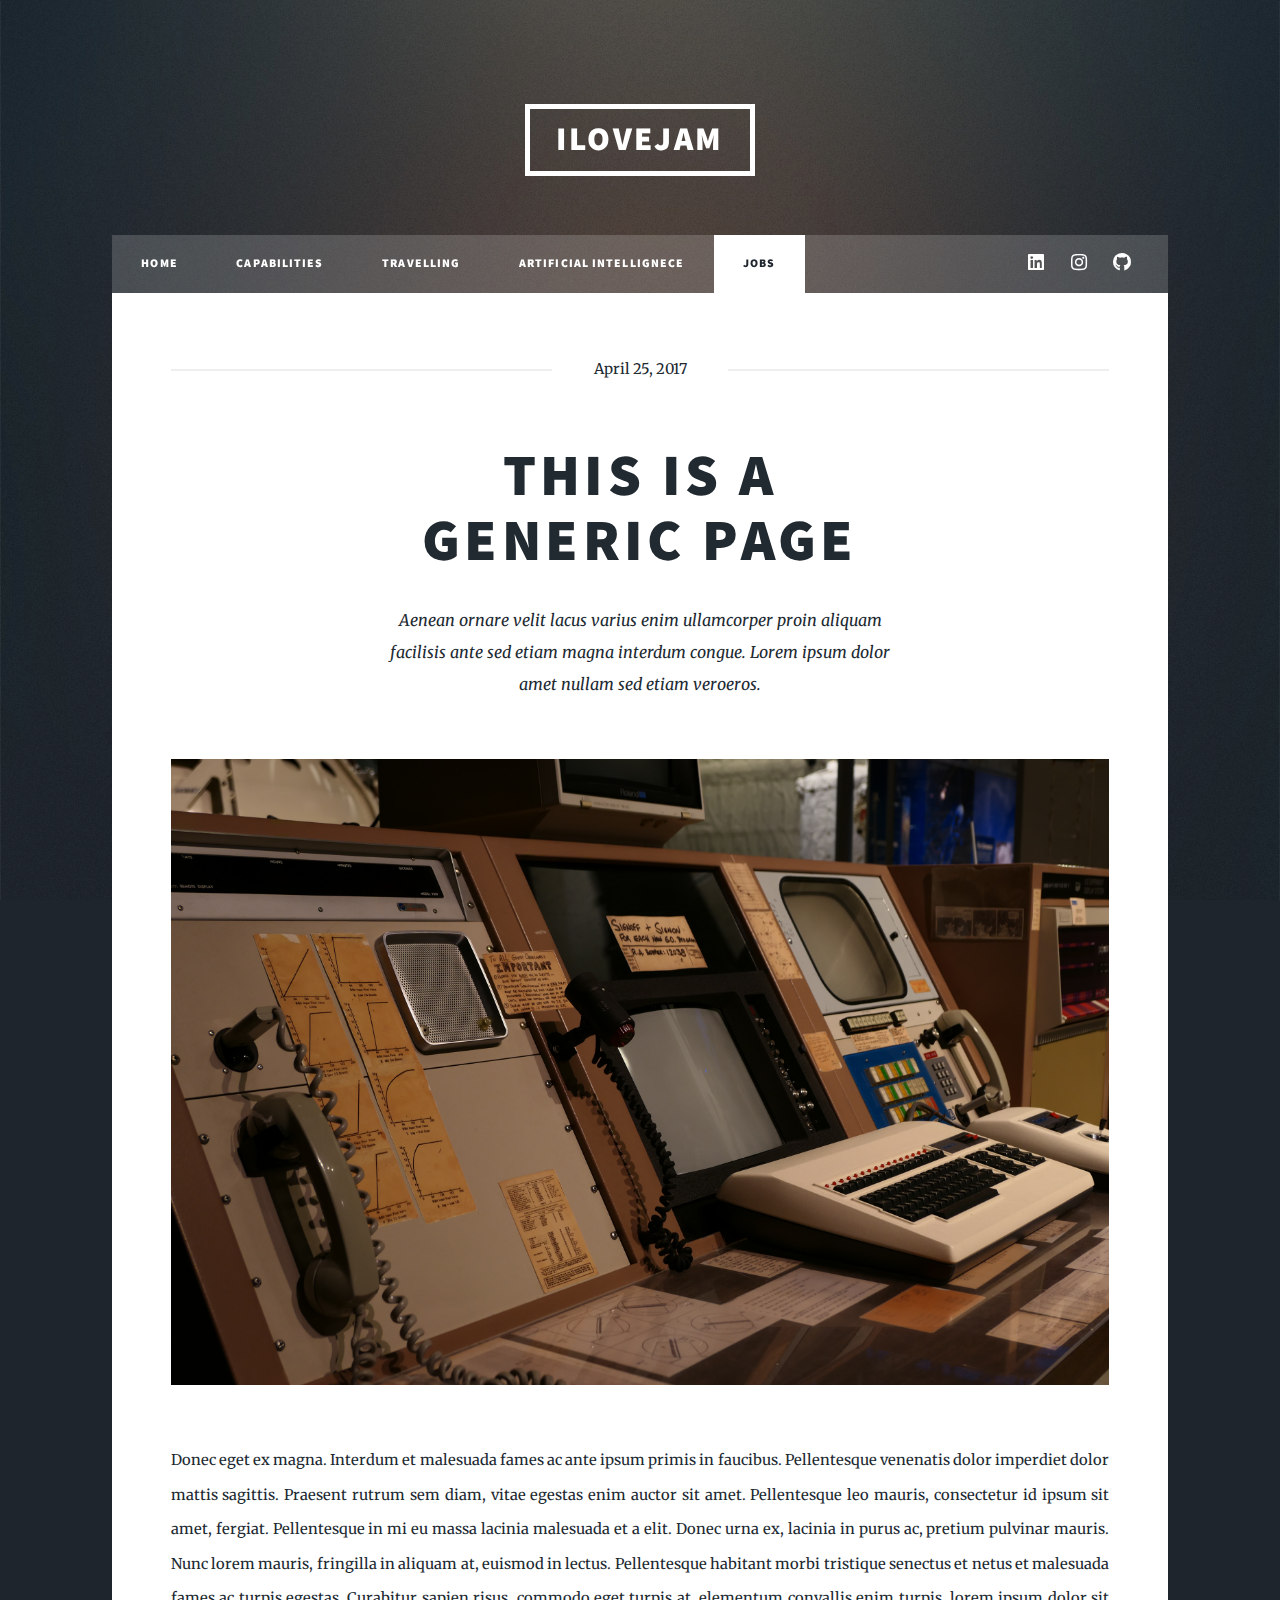
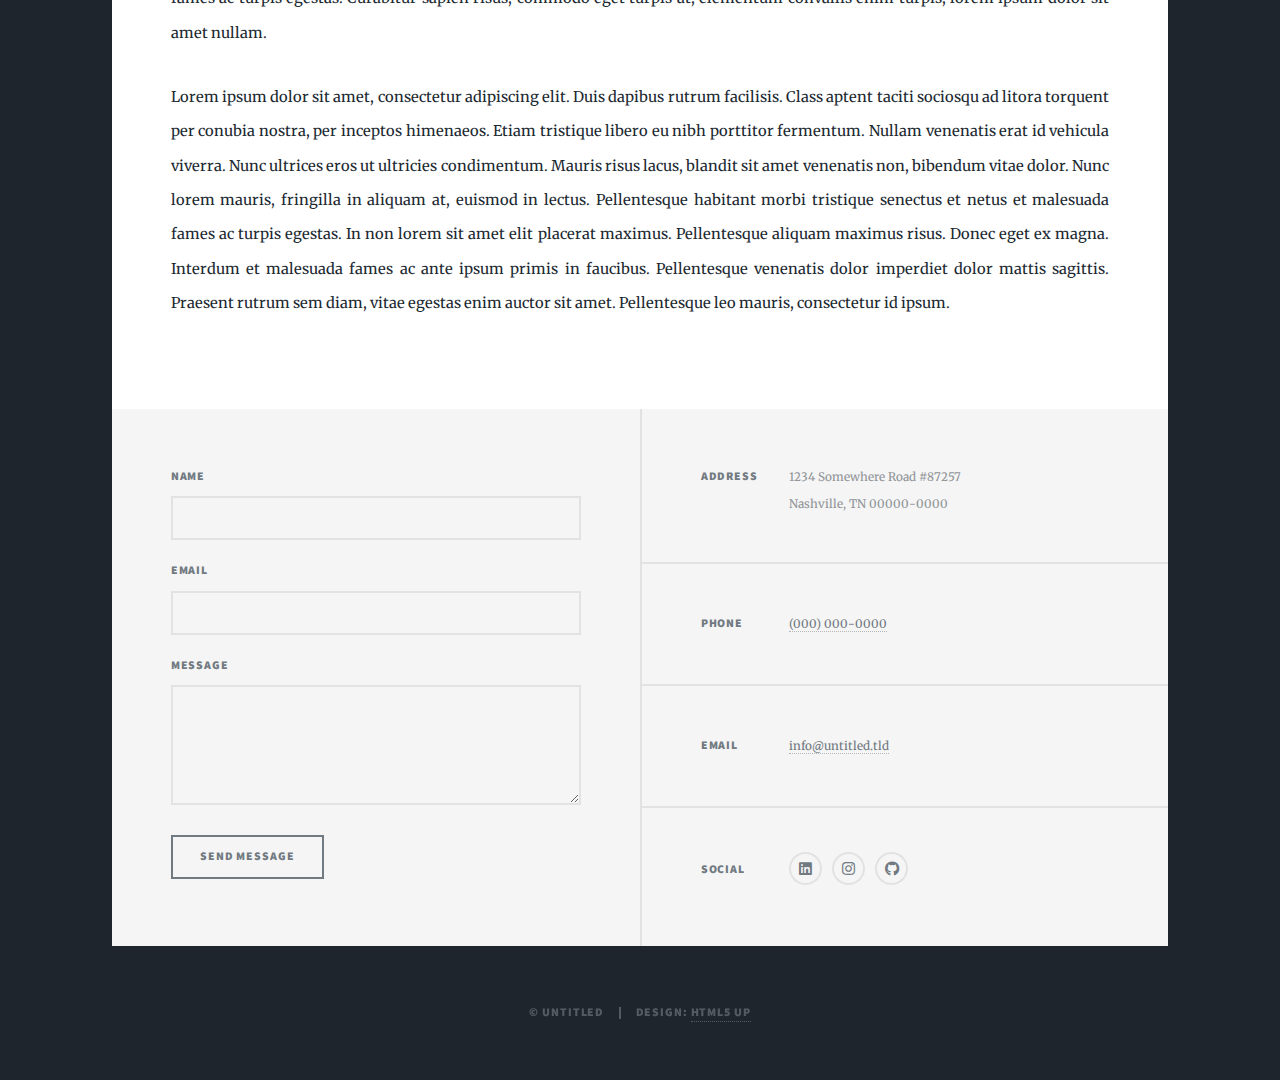
<file: OsmanMelihTolunay_181805039/jobs.html>
<!DOCTYPE HTML>
<!--
	Massively by HTML5 UP
	html5up.net | @ajlkn
	Free for personal and commercial use under the CCA 3.0 license (html5up.net/license)
-->
<html>
	<head>
		<title>Ilovejam - Jobs</title>
		<meta charset="utf-8" />
		<meta name="viewport" content="width=device-width, initial-scale=1, user-scalable=no" />
		<link rel="stylesheet" href="assets/css/main.css" />
		<noscript><link rel="stylesheet" href="assets/css/noscript.css" /></noscript>
	</head>
	<body class="is-preload">

		<!-- Wrapper -->
			<div id="wrapper">

				<!-- Header -->
					<header id="header">
						<a href="index.html" class="logo">Ilovejam</a>
					</header>

				<!-- Nav -->
					<nav id="nav">
						<ul class="links">
							<li><a href="index.html">Home</a></li>
							<li><a href="skills.html">Capabilities</a></li>
							<li><a href="travelling.html">Travelling</a></li>
							<li><a href="ai.html">Artificial Intellignece</a></li>
							<li  class="active"><a href="jobs.html">Jobs</a></li>
						</ul>
						<ul class="icons">
						<ul class="icons">
							<li><a href="#" class="icon brands fa-linkedin"><span class="label">LinkedIn</span></a></li>
							<li><a href="https://www.instagram.com/ilovejam0/" class="icon brands fa-instagram"><span class="label">Instagram</span></a></li>
							<li><a href="https://github.com/Ilovejam" class="icon brands fa-github"><span class="label">GitHub</span></a></li>
						</ul>
						</ul>
					</nav>

				<!-- Main -->
					<div id="main">

						<!-- Post -->
							<section class="post">
								<header class="major">
									<span class="date">April 25, 2017</span>
									<h1>This is a<br />
									Generic Page</h1>
									<p>Aenean ornare velit lacus varius enim ullamcorper proin aliquam<br />
									facilisis ante sed etiam magna interdum congue. Lorem ipsum dolor<br />
									amet nullam sed etiam veroeros.</p>
								</header>
								<div class="image main"><img src="images/pic01.jpg" alt="" /></div>
								<p>Donec eget ex magna. Interdum et malesuada fames ac ante ipsum primis in faucibus. Pellentesque venenatis dolor imperdiet dolor mattis sagittis. Praesent rutrum sem diam, vitae egestas enim auctor sit amet. Pellentesque leo mauris, consectetur id ipsum sit amet, fergiat. Pellentesque in mi eu massa lacinia malesuada et a elit. Donec urna ex, lacinia in purus ac, pretium pulvinar mauris. Nunc lorem mauris, fringilla in aliquam at, euismod in lectus. Pellentesque habitant morbi tristique senectus et netus et malesuada fames ac turpis egestas. Curabitur sapien risus, commodo eget turpis at, elementum convallis enim turpis, lorem ipsum dolor sit amet nullam.</p>
								<p>Lorem ipsum dolor sit amet, consectetur adipiscing elit. Duis dapibus rutrum facilisis. Class aptent taciti sociosqu ad litora torquent per conubia nostra, per inceptos himenaeos. Etiam tristique libero eu nibh porttitor fermentum. Nullam venenatis erat id vehicula viverra. Nunc ultrices eros ut ultricies condimentum. Mauris risus lacus, blandit sit amet venenatis non, bibendum vitae dolor. Nunc lorem mauris, fringilla in aliquam at, euismod in lectus. Pellentesque habitant morbi tristique senectus et netus et malesuada fames ac turpis egestas. In non lorem sit amet elit placerat maximus. Pellentesque aliquam maximus risus. Donec eget ex magna. Interdum et malesuada fames ac ante ipsum primis in faucibus. Pellentesque venenatis dolor imperdiet dolor mattis sagittis. Praesent rutrum sem diam, vitae egestas enim auctor sit amet. Pellentesque leo mauris, consectetur id ipsum.</p>
							</section>

					</div>

				<!-- Footer -->
					<footer id="footer">
						<section>
							<form method="post" action="#">
								<div class="fields">
									<div class="field">
										<label for="name">Name</label>
										<input type="text" name="name" id="name" />
									</div>
									<div class="field">
										<label for="email">Email</label>
										<input type="text" name="email" id="email" />
									</div>
									<div class="field">
										<label for="message">Message</label>
										<textarea name="message" id="message" rows="3"></textarea>
									</div>
								</div>
								<ul class="actions">
									<li><input type="submit" value="Send Message" /></li>
								</ul>
							</form>
						</section>
						<section class="split contact">
							<section class="alt">
								<h3>Address</h3>
								<p>1234 Somewhere Road #87257<br />
								Nashville, TN 00000-0000</p>
							</section>
							<section>
								<h3>Phone</h3>
								<p><a href="#">(000) 000-0000</a></p>
							</section>
							<section>
								<h3>Email</h3>
								<p><a href="#">info@untitled.tld</a></p>
							</section>
							<section>
								<h3>Social</h3>
								<ul class="icons alt">
									<li><a href="#" class="icon brands fa-linkedin"><span class="label">LinkedIn</span></a></li>
							<li><a href="https://www.instagram.com/ilovejam0/" class="icon brands fa-instagram"><span class="label">Instagram</span></a></li>
							<li><a href="https://github.com/Ilovejam" class="icon brands fa-github"><span class="label">GitHub</span></a></li>
								</ul>
								
							</section>
						</section>
					</footer>

				<!-- Copyright -->
					<div id="copyright">
						<ul><li>&copy; Untitled</li><li>Design: <a href="https://html5up.net">HTML5 UP</a></li></ul>
					</div>

			</div>

		<!-- Scripts -->
			<script src="assets/js/jquery.min.js"></script>
			<script src="assets/js/jquery.scrollex.min.js"></script>
			<script src="assets/js/jquery.scrolly.min.js"></script>
			<script src="assets/js/browser.min.js"></script>
			<script src="assets/js/breakpoints.min.js"></script>
			<script src="assets/js/util.js"></script>
			<script src="assets/js/main.js"></script>

	</body>
</html>
</file>
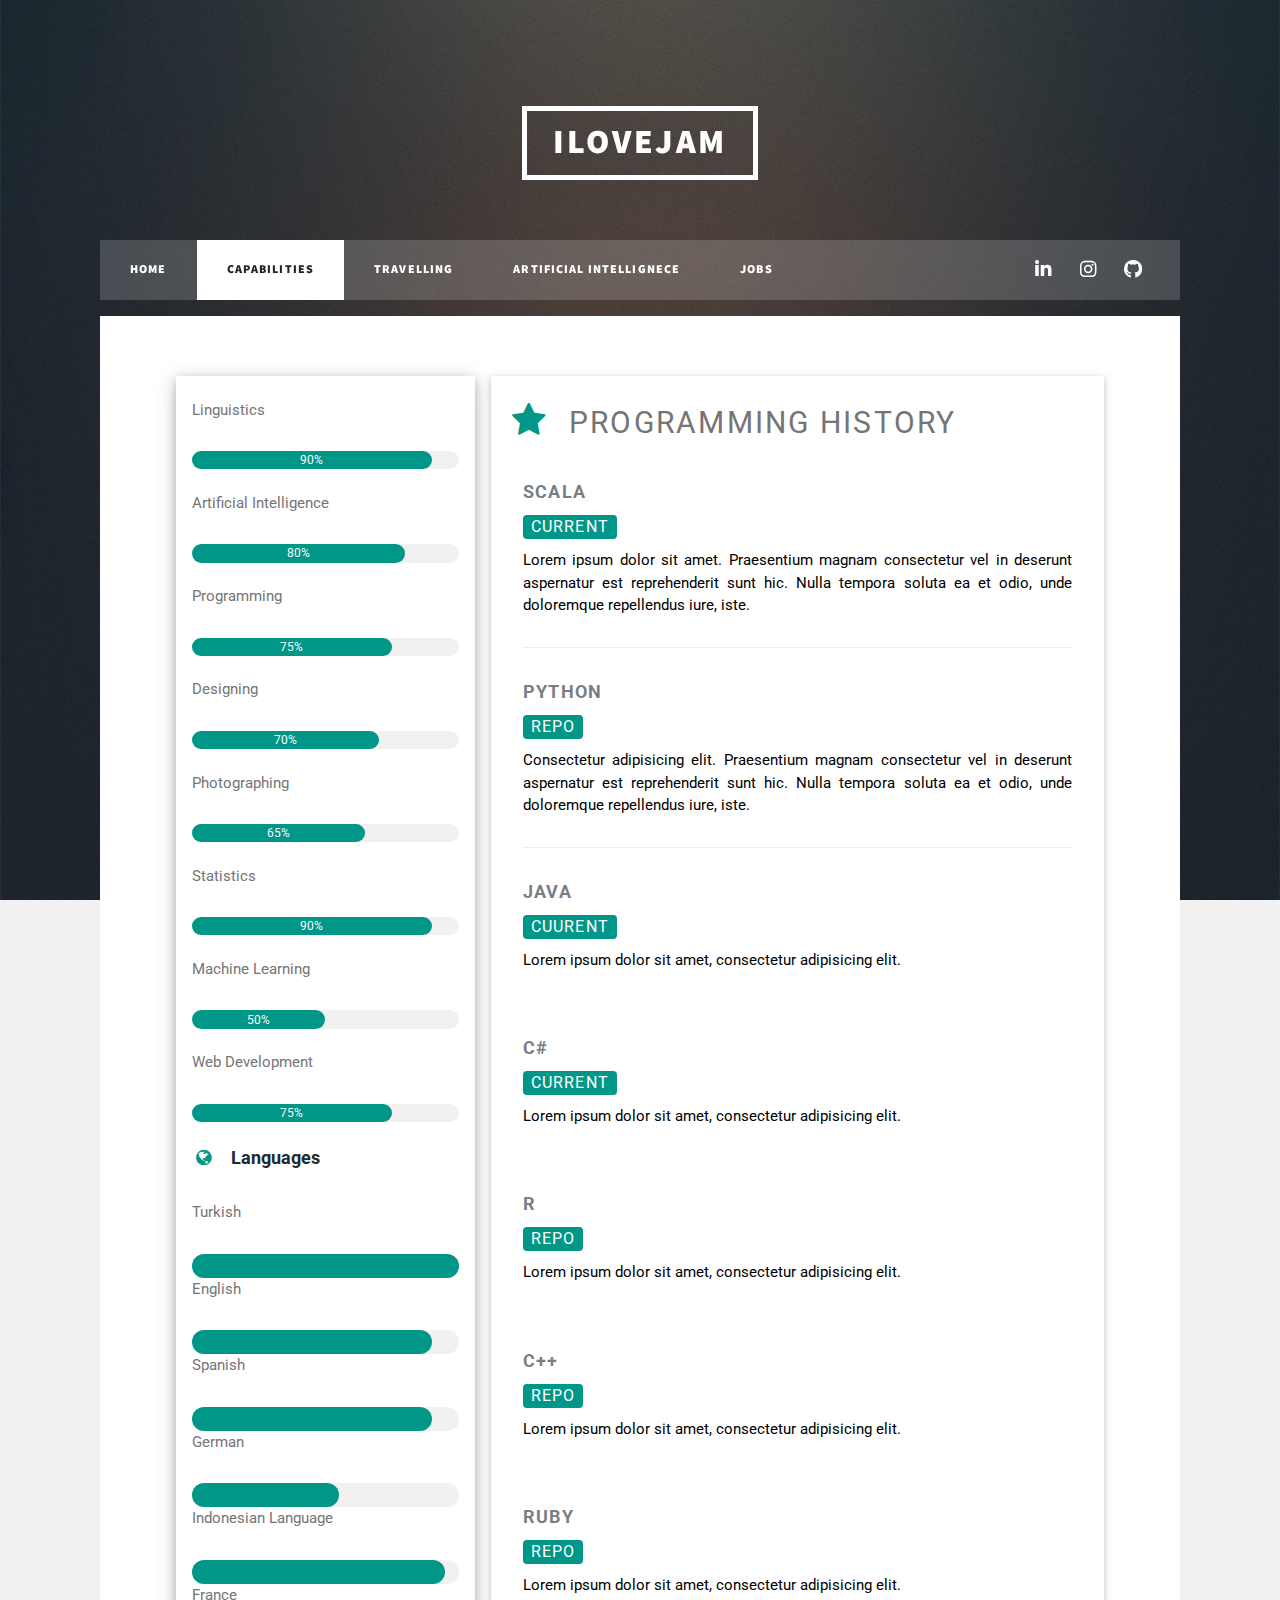
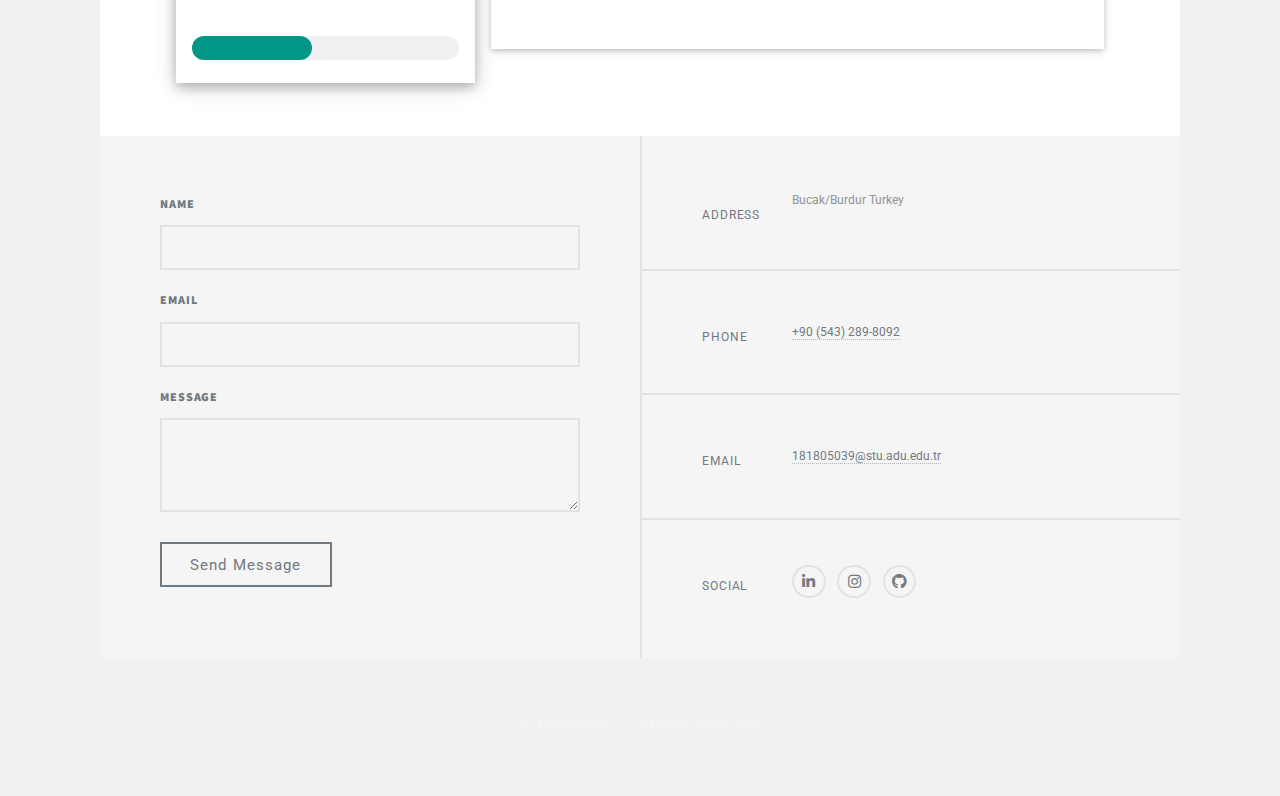
<file: OsmanMelihTolunay_181805039/skills.html>
<!DOCTYPE HTML>
<!--
	Massively by HTML5 UP
	html5up.net | @ajlkn
	Free for personal and commercial use under the CCA 3.0 license (html5up.net/license)
-->
<html>


	<head>
		<title>Ilovejam - Travelling</title>
		<meta charset="utf-8" />
		<meta name="viewport" content="width=device-width, initial-scale=1, user-scalable=no" />
		<link rel="stylesheet" href="assets/css/main.css" />
		<noscript><link rel="stylesheet" href="assets/css/noscript.css" /></noscript>
		<meta charset="UTF-8">
		<meta name="viewport" content="width=device-width, initial-scale=1">
		<link rel="stylesheet" href="https://www.w3schools.com/w3css/4/w3.css">
		<link rel='stylesheet' href='https://fonts.googleapis.com/css?family=Roboto'>
		<link rel="stylesheet" href="https://cdnjs.cloudflare.com/ajax/libs/font-awesome/4.7.0/css/font-awesome.min.css">

		<style>
			html,body,h1,h2,h3,h4,h5,h6 {font-family: "Roboto", sans-serif}
		</style>
	</head>
	<body class="w3-light-grey">

		<!-- Wrapper -->
			<div id="wrapper">

				<!-- Header -->
					<header id="header">
						<a href="index.html" class="logo">Ilovejam</a>
					</header>

				<!-- Nav -->
					<nav id="nav">
						<ul class="links">
							<li><a href="index.html">Home</a></li>
							<li class="active"><a href="skills.html">Capabilities</a></li>
							<li><a href="travelling.html">Travelling</a></li>
							<li><a href="ai.html">Artificial Intellignece</a></li>
							<li><a href="jobs.html">Jobs</a></li>
						</ul>
						<ul class="icons">
						<ul class="icons">
							<li><a href="https://www.linkedin.com/in/osman-melih-tolunay/" class="icon brands fa-linkedin"><span class="label">LinkedIn</span></a></li>
							<li><a href="https://www.instagram.com/ilovejam0/" class="icon brands fa-instagram"><span class="label">Instagram</span></a></li>
							<li><a href="https://github.com/Ilovejam" class="icon brands fa-github"><span class="label">GitHub</span></a></li>
						</ul>
						</ul>
					</nav>

				<!-- Main -->
					<div id="main">

						<!-- Page Container -->
						<div class="w3-content w3-margin-top" style="max-width:1400px;">

						  <!-- The Grid -->
						  <div class="w3-row-padding">
						  
						    <!-- Left Column -->
						    <div class="w3-third">
						    
						      <div class="w3-white w3-text-grey w3-card-4">
						        <div class="w3-display-container">
						         
						        </div>
						        <div class="w3-container">
						          <br>
						          <p>Linguistics</p>
						          <div class="w3-light-grey w3-round-xlarge w3-small">
						            <div class="w3-container w3-center w3-round-xlarge w3-teal" style="width:90%">90%</div>
						          </div>
						          <br>
						          <p>Artificial Intelligence</p>
						          <div class="w3-light-grey w3-round-xlarge w3-small">
						            <div class="w3-container w3-center w3-round-xlarge w3-teal" style="width:80%">
						              <div class="w3-center w3-text-white">80%</div>
						            </div>
						          </div>
						          <br>
						          <p>Programming</p>
						          <div class="w3-light-grey w3-round-xlarge w3-small">
						            <div class="w3-container w3-center w3-round-xlarge w3-teal" style="width:75%">75%</div>
						          </div>
						          <br>
						          <p>Designing</p>
						          <div class="w3-light-grey w3-round-xlarge w3-small">
						            <div class="w3-container w3-center w3-round-xlarge w3-teal" style="width:70%">70%</div>
						          </div>
						          <br>
						      	  <p>Photographing</p>
						          <div class="w3-light-grey w3-round-xlarge w3-small">
						            <div class="w3-container w3-center w3-round-xlarge w3-teal" style="width:65%">65%</div>
						          </div>
						          <br>
								  <p>Statistics</p>
						          <div class="w3-light-grey w3-round-xlarge w3-small">
						            <div class="w3-container w3-center w3-round-xlarge w3-teal" style="width:90%">90%</div>
						          </div>
						          <br>
						          <p>Machine Learning</p>
						          <div class="w3-light-grey w3-round-xlarge w3-small">
						            <div class="w3-container w3-center w3-round-xlarge w3-teal" style="width:50%">50%</div>
						          </div>
						          <br>
						          <p>Web Development</p>
						          <div class="w3-light-grey w3-round-xlarge w3-small">
						            <div class="w3-container w3-center w3-round-xlarge w3-teal" style="width:75%">75%</div>
						          </div>
						          <br>



						          <p class="w3-large w3-text-theme"><b><i class="fa fa-globe fa-fw w3-margin-right w3-text-teal"></i>Languages</b></p>
						      	  <p>Turkish</p>
						          <div class="w3-light-grey w3-round-xlarge">
						            <div class="w3-round-xlarge w3-teal" style="height:24px;width:100%"></div>
						          </div>
						          <p>English</p>
						          <div class="w3-light-grey w3-round-xlarge">
						            <div class="w3-round-xlarge w3-teal" style="height:24px;width:90%"></div>
						          </div>
						          <p>Spanish</p>
						          <div class="w3-light-grey w3-round-xlarge">
						            <div class="w3-round-xlarge w3-teal" style="height:24px;width:90%"></div>
						          </div>
						          <p>German</p>
						          <div class="w3-light-grey w3-round-xlarge">
						            <div class="w3-round-xlarge w3-teal" style="height:24px;width:55%"></div>
						          </div>
						          <p>Indonesian Language</p>
						          <div class="w3-light-grey w3-round-xlarge">
						            <div class="w3-round-xlarge w3-teal" style="height:24px;width:95%"></div>
						          </div>
						          <p>France</p>
						          <div class="w3-light-grey w3-round-xlarge">
						            <div class="w3-round-xlarge w3-teal" style="height:24px;width:45%"></div>
						          </div>
						          <br>
						        </div>
						      </div><br>

						    <!-- End Left Column -->
						    </div>

						    <!-- Right Column -->
						    <div class="w3-twothird">
						    
						      <div class="w3-container w3-card w3-white w3-margin-bottom">
						        <h2 class="w3-text-grey w3-padding-16"><i class="fa fa-star fa-fw w3-margin-right w3-xxlarge w3-text-teal"></i>Programming History</h2>
						        <div class="w3-container">
						          <h5 class="w3-opacity"><b>Scala</b></h5>
						          <h6 class="w3-text-teal"><span class="w3-tag w3-teal w3-round">Current</span></h6>
						          <p>Lorem ipsum dolor sit amet. Praesentium magnam consectetur vel in deserunt aspernatur est reprehenderit sunt hic. Nulla tempora soluta ea et odio, unde doloremque repellendus iure, iste.</p>
						          <hr>
						        </div>
						        <div class="w3-container">
						          <h5 class="w3-opacity"><b>Python</b></h5>
						          <h6 class="w3-text-teal"><a class="w3-tag w3-teal w3-round" href="https://github.com/Ilovejam/Emotion-Detector---Python">Repo</a></h6>
						          <p>Consectetur adipisicing elit. Praesentium magnam consectetur vel in deserunt aspernatur est reprehenderit sunt hic. Nulla tempora soluta ea et odio, unde doloremque repellendus iure, iste.</p>
						          <hr>
						        </div>
						        <div class="w3-container">
						          <h5 class="w3-opacity"><b>Java</b></h5>
						          <h6 class="w3-text-teal"><a class="w3-tag w3-teal w3-round">Cuurent</a></h6>
						          <p>Lorem ipsum dolor sit amet, consectetur adipisicing elit. </p><br>
						        </div>
						        <div class="w3-container">
						          <h5 class="w3-opacity"><b>C#</b></h5>
						          <h6 class="w3-text-teal"><a class="w3-tag w3-teal w3-round" >Current</a></h6>
						          <p>Lorem ipsum dolor sit amet, consectetur adipisicing elit. </p><br>
						        </div>
						        <div class="w3-container">
						          <h5 class="w3-opacity"><b>R</b></h5>
						          <h6 class="w3-text-teal"><a class="w3-tag w3-teal w3-round" href="https://github.com/Ilovejam/Quiz-App">Repo</a></h6>
						          <p>Lorem ipsum dolor sit amet, consectetur adipisicing elit. </p><br>
						        </div>
						        <div class="w3-container">
						          <h5 class="w3-opacity"><b>C++</b></h5>
						          <h6 class="w3-text-teal"><a class="w3-tag w3-teal w3-round" href="https://github.com/Ilovejam/openpose">Repo</a></h6>
						          <p>Lorem ipsum dolor sit amet, consectetur adipisicing elit. </p><br>
						        </div>
						        <div class="w3-container">
						          <h5 class="w3-opacity"><b>Ruby</b></h5>
						          <h6 class="w3-text-teal"><a class="w3-tag w3-teal w3-round" href="https://github.com/Ilovejam/chatwoot">Repo</a></h6>
						          <p>Lorem ipsum dolor sit amet, consectetur adipisicing elit. </p><br>
						        </div>

						      </div>
						    <!-- End Right Column -->
						    </div>
						    
						  <!-- End Grid -->
						  </div>
						  
						  <!-- End Page Container -->
						</div>


					</div>
				<!-- Footer -->
					<footer id="footer">
						<section>
							<form method="post" action="#">
								<div class="fields">
									<div class="field">
										<label for="name">Name</label>
										<input type="text" name="name" id="name" />
									</div>
									<div class="field">
										<label for="email">Email</label>
										<input type="text" name="email" id="email" />
									</div>
									<div class="field">
										<label for="message">Message</label>
										<textarea name="message" id="message" rows="3"></textarea>
									</div>
								</div>
								<ul class="actions">
									<li><button onclick="alert('Message sent')">Send Message</button></li>
								</ul>
							</form>
						</section>
						<section class="split contact">
							<section class="alt">
								<h3>Address</h3>
								<p>Bucak/Burdur Turkey</p>
							</section>
							<section>
								<h3>Phone</h3>
								<p><a href="#">+90 (543) 289-8092</a></p>
							</section>
							<section>
								<h3>Email</h3>
								<p><a href="#">181805039@stu.adu.edu.tr</a></p>
							</section>
							<section>
								<h3>Social</h3>
								<ul class="icons alt">
									<li><a href="https://www.linkedin.com/in/osman-melih-tolunay/" class="icon brands fa-linkedin"><span class="label">LinkedIn</span></a></li>
							<li><a href="https://www.instagram.com/ilovejam0/" class="icon brands fa-instagram"><span class="label">Instagram</span></a></li>
							<li><a href="https://github.com/Ilovejam" class="icon brands fa-github"><span class="label">GitHub</span></a></li>
								</ul>
							</section>
						</section>
					</footer>

				<!-- Copyright -->
					<div id="copyright">
						<ul><li>&copy; Assigment</li><li>Design: <a href="https://github.com/Ilovejam">Ilovejam</a></li></ul>
					</div>

			</div>

		<!-- Scripts -->
			<script src="assets/js/jquery.min.js"></script>
			<script src="assets/js/jquery.scrollex.min.js"></script>
			<script src="assets/js/jquery.scrolly.min.js"></script>
			<script src="assets/js/browser.min.js"></script>
			<script src="assets/js/breakpoints.min.js"></script>
			<script src="assets/js/util.js"></script>
			<script src="assets/js/main.js"></script>

	</body>
</html>
</file>
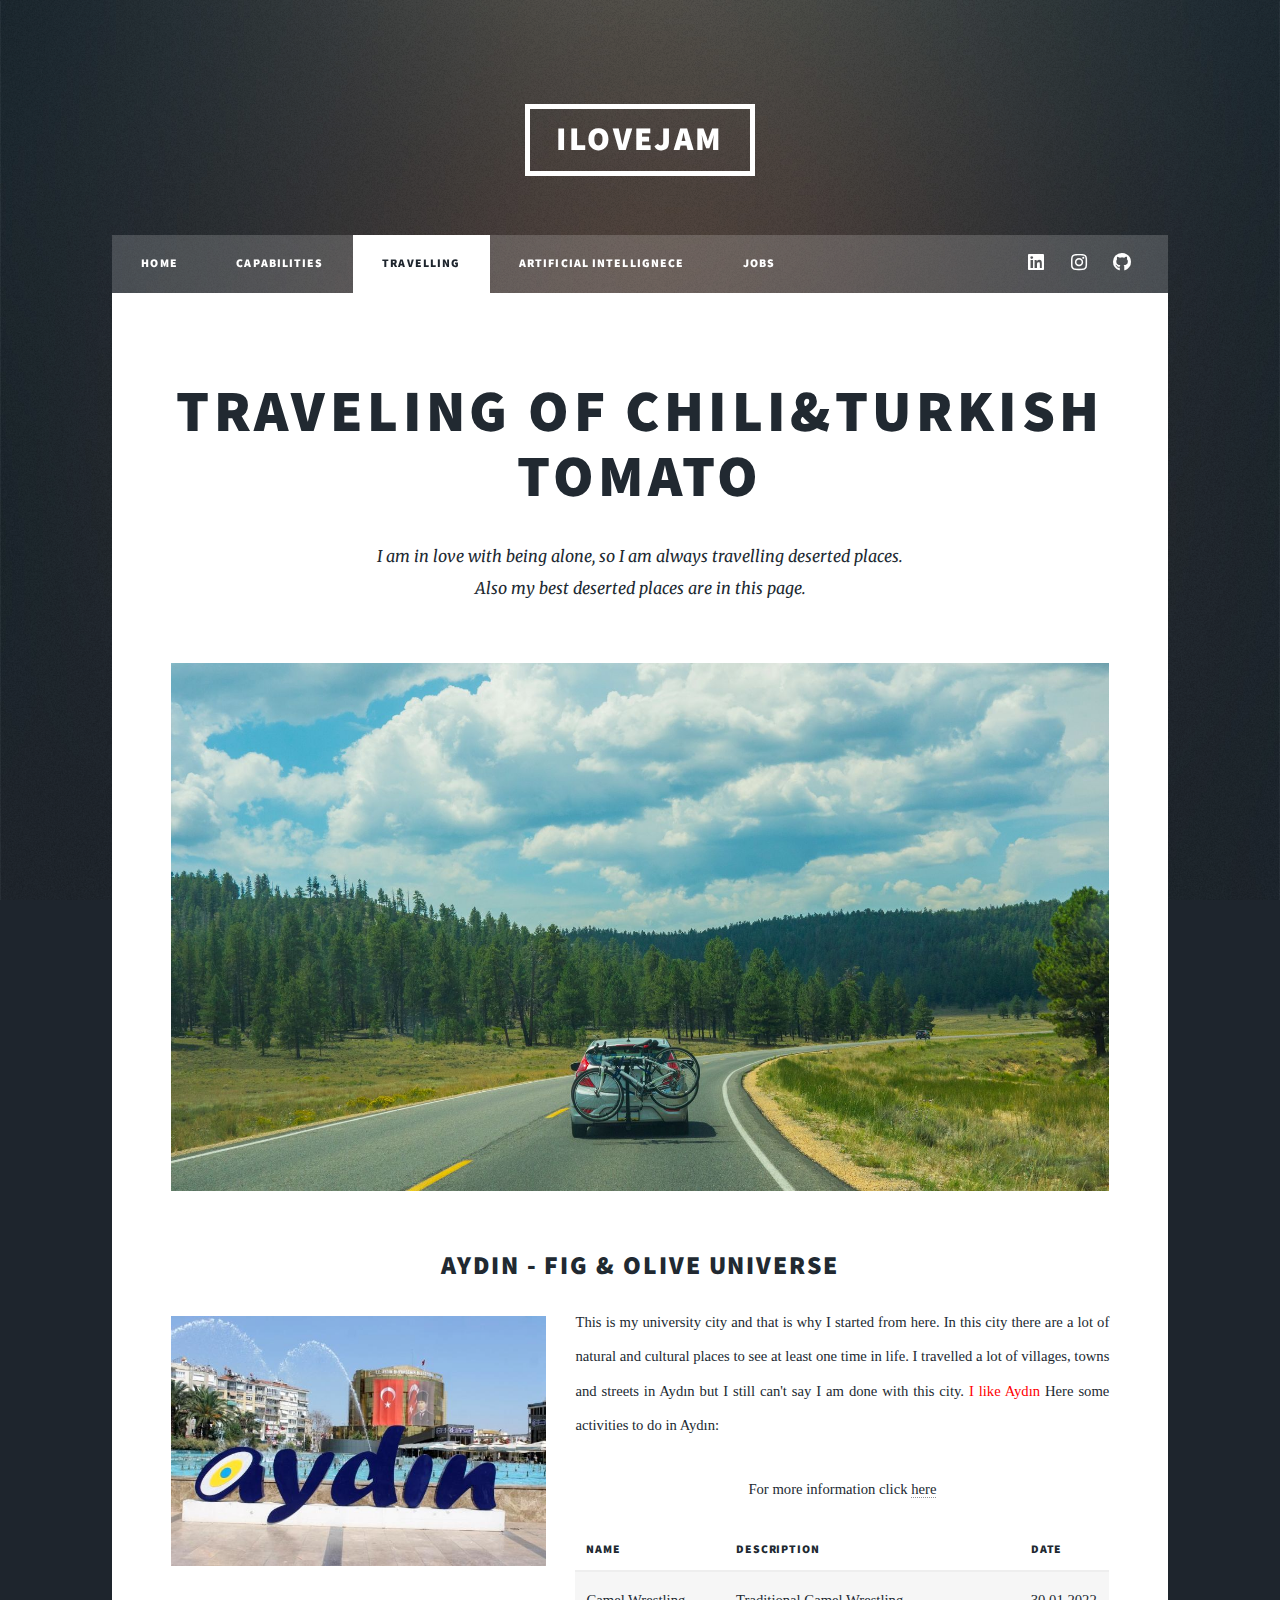
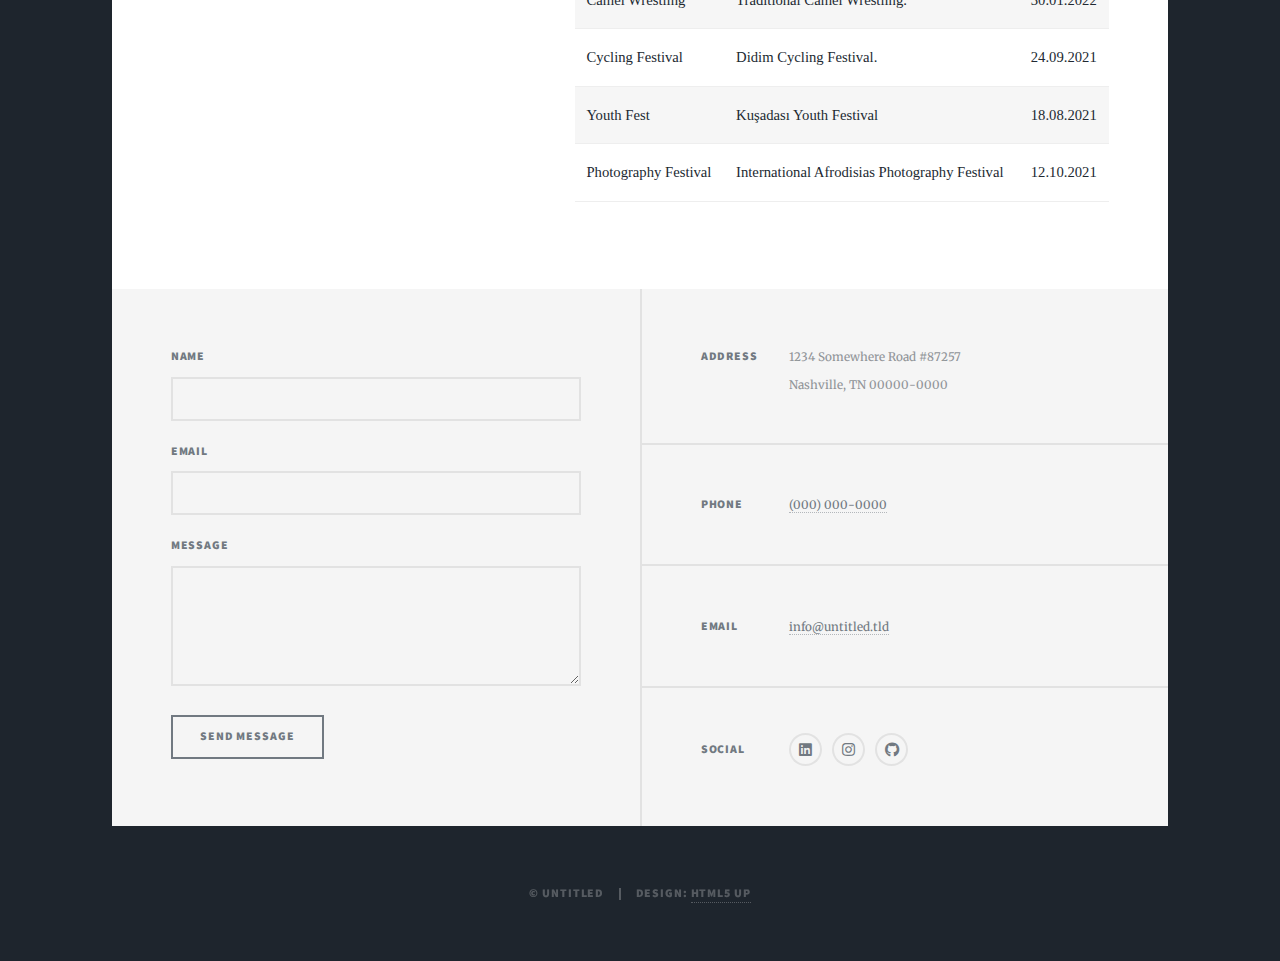
<file: OsmanMelihTolunay_181805039/travelling.html>
<!DOCTYPE HTML>
<!--
	Massively by HTML5 UP
	html5up.net | @ajlkn
	Free for personal and commercial use under the CCA 3.0 license (html5up.net/license)
-->
<html>
	<head>
		<title>Ilovejam - Travelling</title>
		<meta charset="utf-8" />
		<meta name="viewport" content="width=device-width, initial-scale=1, user-scalable=no" />
		<link rel="stylesheet" href="assets/css/main.css" />
		<noscript><link rel="stylesheet" href="assets/css/noscript.css" /></noscript>
	</head>
	<body class="is-preload">

		<!-- Wrapper -->
			<div id="wrapper">

				<!-- Header -->
					<header id="header">
						<a href="index.html" class="logo">Ilovejam</a>
					</header>

				<!-- Nav -->
					<nav id="nav">
						<ul class="links">
							<li><a href="index.html">Home</a></li>
							<li><a href="skills.html">Capabilities</a></li>
							<li  class="active"><a href="travelling.html">Travelling</a></li>
							<li><a href="ai.html">Artificial Intellignece</a></li>
							<li><a href="jobs.html">Jobs</a></li>
						</ul>
						<ul class="icons">
						<ul class="icons">
							<li><a href="#" class="icon brands fa-linkedin"><span class="label">LinkedIn</span></a></li>
							<li><a href="https://www.instagram.com/ilovejam0/" class="icon brands fa-instagram"><span class="label">Instagram</span></a></li>
							<li><a href="https://github.com/Ilovejam" class="icon brands fa-github"><span class="label">GitHub</span></a></li>
						</ul>
						</ul>
					</nav>

				<!-- Main -->
					<div id="main">

						<!-- Post -->
							<section class="post">
								<header class="major">
									<h1>Traveling of Chili&Turkish<br />
									Tomato</h1>
									<p>I am in love with being alone, so I am always travelling deserted places.<br> Also my best deserted places are in this page.</p>
								</header>
								<div class="image main"><img src="images/rote.jpeg" alt="" /></div>
									<div id="assigmentnote">
										<h2> Aydın - Fig & Olive Universe </h2>
										<p><span class="image left"><img src="images/aydın.jpg" alt="" /></span>This is my university city and that is why I started from here. In this city there are a lot of natural and cultural places to see at least one time in life. I travelled a lot of villages, towns and streets in Aydın but I still can't say I am done with this city. <span style="color: red;">I like Aydın</span> Here some activities to do in Aydın: </p>
										<span>For more information click <a href="https://festivall.com.tr/il/9/aydin-festival/">here<br><br></a></span>
										
									<div class="table-wrapper">
										<table>
											<thead>
												<tr style="text-align: left;">
													<th>Name</th>
													<th>Description</th>
													<th>Date</th>
												</tr>
											</thead>
											<tbody style="text-align: left;">
												<tr>
													<td>Camel Wrestling</td>
													<td>Traditional Camel Wrestling.</td>
													<td>30.01.2022</td>
												</tr>
												<tr>
													<td>Cycling Festival</td>
													<td>Didim Cycling Festival.</td>
													<td>24.09.2021</td>
												</tr>
												<tr>
													<td>Youth Fest</td>
													<td> Kuşadası Youth Festival</td>
													<td>18.08.2021</td>
												</tr>
												<tr>
													<td>Photography Festival</td>
													<td>International Afrodisias Photography Festival</td>
													<td>12.10.2021</td>
												</tr>
											</tbody>
										</table>
									</div>
							</section>

					</div>

				<!-- Footer -->
					<footer id="footer">
						<section>
							<form method="post" action="#">
								<div class="fields">
									<div class="field">
										<label for="name">Name</label>
										<input type="text" name="name" id="name" />
									</div>
									<div class="field">
										<label for="email">Email</label>
										<input type="text" name="email" id="email" />
									</div>
									<div class="field">
										<label for="message">Message</label>
										<textarea name="message" id="message" rows="3"></textarea>
									</div>
								</div>
								<ul class="actions">
									<li><input type="submit" value="Send Message" /></li>
								</ul>
							</form>
						</section>
						<section class="split contact">
							<section class="alt">
								<h3>Address</h3>
								<p>1234 Somewhere Road #87257<br />
								Nashville, TN 00000-0000</p>
							</section>
							<section>
								<h3>Phone</h3>
								<p><a href="#">(000) 000-0000</a></p>
							</section>
							<section>
								<h3>Email</h3>
								<p><a href="#">info@untitled.tld</a></p>
							</section>
							<section>
								<h3>Social</h3>
								<ul class="icons alt">
									<li><a href="#" class="icon brands fa-linkedin"><span class="label">LinkedIn</span></a></li>
							<li><a href="https://www.instagram.com/ilovejam0/" class="icon brands fa-instagram"><span class="label">Instagram</span></a></li>
							<li><a href="https://github.com/Ilovejam" class="icon brands fa-github"><span class="label">GitHub</span></a></li>
								</ul>
								
							</section>
						</section>
					</footer>

				<!-- Copyright -->
					<div id="copyright">
						<ul><li>&copy; Untitled</li><li>Design: <a href="https://html5up.net">HTML5 UP</a></li></ul>
					</div>

			</div>

		<!-- Scripts -->
			<script src="assets/js/jquery.min.js"></script>
			<script src="assets/js/jquery.scrollex.min.js"></script>
			<script src="assets/js/jquery.scrolly.min.js"></script>
			<script src="assets/js/browser.min.js"></script>
			<script src="assets/js/breakpoints.min.js"></script>
			<script src="assets/js/util.js"></script>
			<script src="assets/js/main.js"></script>

	</body>
</html>
</file>
<file: OsmanMelihTolunay_181805039/assets/css/main.css>
@import url(fontawesome-all.min.css);
@import url("https://fonts.googleapis.com/css?family=Merriweather:300,700,300italic,700italic|Source+Sans+Pro:900");



html, body, div, span, applet, object,
iframe, h1, h2, h3, h4, h5, h6, p, blockquote,
pre, a, abbr, acronym, address, big, cite,
code, del, dfn, em, img, ins, kbd, q, s, samp,
small, strike, strong, sub, sup, tt, var, b,
u, i, center, dl, dt, dd, ol, ul, li, fieldset,
form, label, legend, table, caption, tbody,
tfoot, thead, tr, th, td, article, aside,
canvas, details, embed, figure, figcaption,
footer, header, hgroup, menu, nav, output, ruby,
section, summary, time, mark, audio, video {
	margin: 0;
	padding: 0;
	border: 0;
	font-size: 100%;
	font: inherit;
	vertical-align: baseline;}

article, aside, details, figcaption, figure,
footer, header, hgroup, menu, nav, section {
	display: block;}

body {
	line-height: 1;
}

#assigmentnote{
	font-family: "Comic Sans MS";
	text-align: center;
	background-color: transparent;

	assigmentnoteSpan{
		color:red;
	}

}

ol, ul {
	list-style: none;
}

blockquote, q {
	quotes: none;
}

	blockquote:before, blockquote:after, q:before, q:after {
		content: '';
		content: none;
	}

table {
	border-collapse: collapse;
	border-spacing: 0;
}

body {
	-webkit-text-size-adjust: none;
}

mark {
	background-color: transparent;
	color: inherit;
}

input::-moz-focus-inner {
	border: 0;
	padding: 0;
}

input, select, textarea {
	-moz-appearance: none;
	-webkit-appearance: none;
	-ms-appearance: none;
	appearance: none;
}

/* Basic */

	@-ms-viewport {
		width: device-width;
	}

	body {
		-ms-overflow-style: scrollbar;
	}

	@media screen and (max-width: 480px) {

		html, body {
			min-width: 320px;
		}

	}

	html {
		box-sizing: border-box;
	}

	*, *:before, *:after {
		box-sizing: inherit;
	}

	body {
		background-color: #1e252d;
	}

		body.is-preload *, body.is-preload *:before, body.is-preload *:after {
			-moz-animation: none !important;
			-webkit-animation: none !important;
			-ms-animation: none !important;
			animation: none !important;
			-moz-transition: none !important;
			-webkit-transition: none !important;
			-ms-transition: none !important;
			transition: none !important;
		}

/* Type */

	html {
		font-size: 16pt;
	}

		@media screen and (max-width: 1680px) {

			html {
				font-size: 12pt;
			}

		}

		@media screen and (max-width: 1280px) {

			html {
				font-size: 11pt;
			}

		}

		@media screen and (max-width: 360px) {

			html {
				font-size: 10pt;
			}

		}

	body {
		color: #212931;
	}

	body, input, select, textarea {
		font-family: "Merriweather", Georgia, serif;
		font-weight: 30font-size: 1rem;
		line-height: 2.35;
	}

a {
		-moz-transition: color 0.2s ease-in-out, background-color 0.2s ease-in-out, border-color 0.2s ease-in-out, box-shadow 0.2s ease-in-out;
		-webkit-transition: color 0.2s ease-in-out, background-color 0.2s ease-in-out, border-color 0.2s ease-in-out, box-shadow 0.2s ease-in-out;
		-ms-transition: color 0.2s ease-in-out, background-color 0.2s ease-in-out, border-color 0.2s ease-in-out, box-shadow 0.2s ease-in-out;
		transition: color 0.2s ease-in-out, background-color 0.2s ease-in-out, border-color 0.2s ease-in-out, box-shadow 0.2s ease-in-out;
		border-bottom: dotted 1px;
		text-decoration: none;
	}

		a:hover {
			border-bottom-color: transparent;
		}

	strong, b {
		font-weight: 600;
	}

	em, i {
		font-style: italic;
	}

	p {
		text-align: justify;
		margin: 0 0 2rem 0;
	}

	h1, h2, h3, h4, h5, h6 {
		font-family: "Source Sans Pro", Helvetica, sans-serif;
		font-weight: 900;
		line-height: 1.5;
		letter-spacing: 0.075em;
		text-transform: uppercase;
		margin: 0 0 1rem 0;
	}

		h1 a, h2 a, h3 a, h4 a, h5 a, h6 a {
			border-bottom: 0;
			color: inherit;
			text-decoration: none;
		}

	h1 {
		font-size: 4rem;
		line-height: 1.1;
		margin: 0 0 2rem 0;
	}

	h2 {
		font-size: 1.75rem;
		line-height: 1.3;
		margin: 0 0 1.5rem 0;
	}

	h3 {
		font-size: 1.25rem;
		margin: 0 0 1.5rem 0;
	}

	h4 {
		font-size: 1rem;
	}

	h5 {
		font-size: 0.9rem;
	}

	h6 {
		font-size: 0.8rem;
	}

	sub {
		font-size: 0.8rem;
		position: relative;
		top: 0.5rem;
	}

	sup {
		font-size: 0.8rem;
		position: relative;
		top: -0.5rem;
	}

	blockquote {
		border-left: solid 4px;
		font-style: italic;
		margin: 0 0 2rem 0;
		padding: 0.5rem 0 0.5rem 2rem;
	}

	code {
		border: solid 2px;
		font-family: "Courier New", monospace;
		font-size: 0.9rem;
		margin: 0 0.25rem;
		padding: 0.25rem 0.65rem;
	}

	pre {
		-webkit-overflow-scrolling: touch;
		font-family: "Courier New", monospace;
		font-size: 0.9rem;
		margin: 0 0 2rem 0;
	}

		pre code {
			display: block;
			line-height: 1.75;
			padding: 1rem 1.5rem;
			overflow-x: auto;
		}

	hr {
		border: 0;
		border-bottom: solid 2px;
		margin: 3rem 0;
	}

		hr.major {
			margin: 5rem 0;
		}

	.align-left {
		text-align: left;
	}

	.align-center {
		text-align: center;
	}

	.align-right {
		text-align: right;
	}

	input, select, textarea {
		color: #212931;
	}

	a {
		color: #212931;
		border-bottom-color: rgba(33, 41, 49, 0.5);
	}

		a:hover {
			border-bottom-color: transparent;
			color: #18bfef !important;
		}

	strong, b {
		color: #212931;
	}

	h1, h2, h3, h4, h5, h6 {
		color: #212931;
	}

	blockquote {
		border-left-color: #eeeeee;
	}

	code {
		background: rgba(220, 220, 220, 0.25);
		border-color: #eeeeee;
	}

	hr {
		border-bottom-color: #eeeeee;
	}

/* Row */

	.row {
		display: flex;
		flex-wrap: wrap;
		box-sizing: border-box;
		align-items: stretch;
	}

		.row > * {
			box-sizing: border-box;
		}

		.row.gtr-uniform > * > :last-child {
			margin-bottom: 0;
		}

		.row.aln-left {
			justify-content: flex-start;
		}

		.row.aln-center {
			justify-content: center;
		}

		.row.aln-right {
			justify-content: flex-end;
		}

		.row.aln-top {
			align-items: flex-start;
		}

		.row.aln-middle {
			align-items: center;
		}

		.row.aln-bottom {
			align-items: flex-end;
		}

		.row > .imp {
			order: -1;
		}

		.row > .col-1 {
			width: 8.33333%;
		}

		.row > .off-1 {
			margin-left: 8.33333%;
		}

		.row > .col-2 {
			width: 16.66667%;
		}

		.row > .off-2 {
			margin-left: 16.66667%;
		}

		.row > .col-3 {
			width: 25%;
		}

		.row > .off-3 {
			margin-left: 25%;
		}

		.row > .col-4 {
			width: 33.33333%;
		}

		.row > .off-4 {
			margin-left: 33.33333%;
		}

		.row > .col-5 {
			width: 41.66667%;
		}

		.row > .off-5 {
			margin-left: 41.66667%;
		}

		.row > .col-6 {
			width: 50%;
		}

		.row > .off-6 {
			margin-left: 50%;
		}

		.row > .col-7 {
			width: 58.33333%;
		}

		.row > .off-7 {
			margin-left: 58.33333%;
		}

		.row > .col-8 {
			width: 66.66667%;
		}

		.row > .off-8 {
			margin-left: 66.66667%;
		}

		.row > .col-9 {
			width: 75%;
		}

		.row > .off-9 {
			margin-left: 75%;
		}

		.row > .col-10 {
			width: 83.33333%;
		}

		.row > .off-10 {
			margin-left: 83.33333%;
		}

		.row > .col-11 {
			width: 91.66667%;
		}

		.row > .off-11 {
			margin-left: 91.66667%;
		}

		.row > .col-12 {
			width: 100%;
		}

		.row > .off-12 {
			margin-left: 100%;
		}

		.row.gtr-0 {
			margin-top: 0;
			margin-left: 0rem;
		}

			.row.gtr-0 > * {
				padding: 0 0 0 0rem;
			}

			.row.gtr-0.gtr-uniform {
				margin-top: 0rem;
			}

				.row.gtr-0.gtr-uniform > * {
					padding-top: 0rem;
				}

		.row.gtr-25 {
			margin-top: 0;
			margin-left: -0.375rem;
		}

			.row.gtr-25 > * {
				padding: 0 0 0 0.375rem;
			}

			.row.gtr-25.gtr-uniform {
				margin-top: -0.375rem;
			}

				.row.gtr-25.gtr-uniform > * {
					padding-top: 0.375rem;
				}

		.row.gtr-50 {
			margin-top: 0;
			margin-left: -0.75rem;
		}

			.row.gtr-50 > * {
				padding: 0 0 0 0.75rem;
			}

			.row.gtr-50.gtr-uniform {
				margin-top: -0.75rem;
			}

				.row.gtr-50.gtr-uniform > * {
					padding-top: 0.75rem;
				}

		.row {
			margin-top: 0;
			margin-left: -1.5rem;
		}

			.row > * {
				padding: 0 0 0 1.5rem;
			}

			.row.gtr-uniform {
				margin-top: -1.5rem;
			}

				.row.gtr-uniform > * {
					padding-top: 1.5rem;
				}

		.row.gtr-150 {
			margin-top: 0;
			margin-left: -2.25rem;
		}

			.row.gtr-150 > * {
				padding: 0 0 0 2.25rem;
			}

			.row.gtr-150.gtr-uniform {
				margin-top: -2.25rem;
			}

				.row.gtr-150.gtr-uniform > * {
					padding-top: 2.25rem;
				}

		.row.gtr-200 {
			margin-top: 0;
			margin-left: -3rem;
		}

			.row.gtr-200 > * {
				padding: 0 0 0 3rem;
			}

			.row.gtr-200.gtr-uniform {
				margin-top: -3rem;
			}

				.row.gtr-200.gtr-uniform > * {
					padding-top: 3rem;
				}

		@media screen and (max-width: 1680px) {

			.row {
				display: flex;
				flex-wrap: wrap;
				box-sizing: border-box;
				align-items: stretch;
			}

				.row > * {
					box-sizing: border-box;
				}

				.row.gtr-uniform > * > :last-child {
					margin-bottom: 0;
				}

				.row.aln-left {
					justify-content: flex-start;
				}

				.row.aln-center {
					justify-content: center;
				}

				.row.aln-right {
					justify-content: flex-end;
				}

				.row.aln-top {
					align-items: flex-start;
				}

				.row.aln-middle {
					align-items: center;
				}

				.row.aln-bottom {
					align-items: flex-end;
				}

				.row > .imp-xlarge {
					order: -1;
				}

				.row > .col-1-xlarge {
					width: 8.33333%;
				}

				.row > .off-1-xlarge {
					margin-left: 8.33333%;
				}

				.row > .col-2-xlarge {
					width: 16.66667%;
				}

				.row > .off-2-xlarge {
					margin-left: 16.66667%;
				}

				.row > .col-3-xlarge {
					width: 25%;
				}

				.row > .off-3-xlarge {
					margin-left: 25%;
				}

				.row > .col-4-xlarge {
					width: 33.33333%;
				}

				.row > .off-4-xlarge {
					margin-left: 33.33333%;
				}

				.row > .col-5-xlarge {
					width: 41.66667%;
				}

				.row > .off-5-xlarge {
					margin-left: 41.66667%;
				}

				.row > .col-6-xlarge {
					width: 50%;
				}

				.row > .off-6-xlarge {
					margin-left: 50%;
				}

				.row > .col-7-xlarge {
					width: 58.33333%;
				}

				.row > .off-7-xlarge {
					margin-left: 58.33333%;
				}

				.row > .col-8-xlarge {
					width: 66.66667%;
				}

				.row > .off-8-xlarge {
					margin-left: 66.66667%;
				}

				.row > .col-9-xlarge {
					width: 75%;
				}

				.row > .off-9-xlarge {
					margin-left: 75%;
				}

				.row > .col-10-xlarge {
					width: 83.33333%;
				}

				.row > .off-10-xlarge {
					margin-left: 83.33333%;
				}

				.row > .col-11-xlarge {
					width: 91.66667%;
				}

				.row > .off-11-xlarge {
					margin-left: 91.66667%;
				}

				.row > .col-12-xlarge {
					width: 100%;
				}

				.row > .off-12-xlarge {
					margin-left: 100%;
				}

				.row.gtr-0 {
					margin-top: 0;
					margin-left: 0rem;
				}

					.row.gtr-0 > * {
						padding: 0 0 0 0rem;
					}

					.row.gtr-0.gtr-uniform {
						margin-top: 0rem;
					}

						.row.gtr-0.gtr-uniform > * {
							padding-top: 0rem;
						}

				.row.gtr-25 {
					margin-top: 0;
					margin-left: -0.375rem;
				}

					.row.gtr-25 > * {
						padding: 0 0 0 0.375rem;
					}

					.row.gtr-25.gtr-uniform {
						margin-top: -0.375rem;
					}

						.row.gtr-25.gtr-uniform > * {
							padding-top: 0.375rem;
						}

				.row.gtr-50 {
					margin-top: 0;
					margin-left: -0.75rem;
				}

					.row.gtr-50 > * {
						padding: 0 0 0 0.75rem;
					}

					.row.gtr-50.gtr-uniform {
						margin-top: -0.75rem;
					}

						.row.gtr-50.gtr-uniform > * {
							padding-top: 0.75rem;
						}

				.row {
					margin-top: 0;
					margin-left: -1.5rem;
				}

					.row > * {
						padding: 0 0 0 1.5rem;
					}

					.row.gtr-uniform {
						margin-top: -1.5rem;
					}

						.row.gtr-uniform > * {
							padding-top: 1.5rem;
						}

				.row.gtr-150 {
					margin-top: 0;
					margin-left: -2.25rem;
				}

					.row.gtr-150 > * {
						padding: 0 0 0 2.25rem;
					}

					.row.gtr-150.gtr-uniform {
						margin-top: -2.25rem;
					}

						.row.gtr-150.gtr-uniform > * {
							padding-top: 2.25rem;
						}

				.row.gtr-200 {
					margin-top: 0;
					margin-left: -3rem;
				}

					.row.gtr-200 > * {
						padding: 0 0 0 3rem;
					}

					.row.gtr-200.gtr-uniform {
						margin-top: -3rem;
					}

						.row.gtr-200.gtr-uniform > * {
							padding-top: 3rem;
						}

		}

		@media screen and (max-width: 1280px) {

			.row {
				display: flex;
				flex-wrap: wrap;
				box-sizing: border-box;
				align-items: stretch;
			}

				.row > * {
					box-sizing: border-box;
				}

				.row.gtr-uniform > * > :last-child {
					margin-bottom: 0;
				}

				.row.aln-left {
					justify-content: flex-start;
				}

				.row.aln-center {
					justify-content: center;
				}

				.row.aln-right {
					justify-content: flex-end;
				}

				.row.aln-top {
					align-items: flex-start;
				}

				.row.aln-middle {
					align-items: center;
				}

				.row.aln-bottom {
					align-items: flex-end;
				}

				.row > .imp-large {
					order: -1;
				}

				.row > .col-1-large {
					width: 8.33333%;
				}

				.row > .off-1-large {
					margin-left: 8.33333%;
				}

				.row > .col-2-large {
					width: 16.66667%;
				}

				.row > .off-2-large {
					margin-left: 16.66667%;
				}

				.row > .col-3-large {
					width: 25%;
				}

				.row > .off-3-large {
					margin-left: 25%;
				}

				.row > .col-4-large {
					width: 33.33333%;
				}

				.row > .off-4-large {
					margin-left: 33.33333%;
				}

				.row > .col-5-large {
					width: 41.66667%;
				}

				.row > .off-5-large {
					margin-left: 41.66667%;
				}

				.row > .col-6-large {
					width: 50%;
				}

				.row > .off-6-large {
					margin-left: 50%;
				}

				.row > .col-7-large {
					width: 58.33333%;
				}

				.row > .off-7-large {
					margin-left: 58.33333%;
				}

				.row > .col-8-large {
					width: 66.66667%;
				}

				.row > .off-8-large {
					margin-left: 66.66667%;
				}

				.row > .col-9-large {
					width: 75%;
				}

				.row > .off-9-large {
					margin-left: 75%;
				}

				.row > .col-10-large {
					width: 83.33333%;
				}

				.row > .off-10-large {
					margin-left: 83.33333%;
				}

				.row > .col-11-large {
					width: 91.66667%;
				}

				.row > .off-11-large {
					margin-left: 91.66667%;
				}

				.row > .col-12-large {
					width: 100%;
				}

				.row > .off-12-large {
					margin-left: 100%;
				}

				.row.gtr-0 {
					margin-top: 0;
					margin-left: 0rem;
				}

					.row.gtr-0 > * {
						padding: 0 0 0 0rem;
					}

					.row.gtr-0.gtr-uniform {
						margin-top: 0rem;
					}

						.row.gtr-0.gtr-uniform > * {
							padding-top: 0rem;
						}

				.row.gtr-25 {
					margin-top: 0;
					margin-left: -0.375rem;
				}

					.row.gtr-25 > * {
						padding: 0 0 0 0.375rem;
					}

					.row.gtr-25.gtr-uniform {
						margin-top: -0.375rem;
					}

						.row.gtr-25.gtr-uniform > * {
							padding-top: 0.375rem;
						}

				.row.gtr-50 {
					margin-top: 0;
					margin-left: -0.75rem;
				}

					.row.gtr-50 > * {
						padding: 0 0 0 0.75rem;
					}

					.row.gtr-50.gtr-uniform {
						margin-top: -0.75rem;
					}

						.row.gtr-50.gtr-uniform > * {
							padding-top: 0.75rem;
						}

				.row {
					margin-top: 0;
					margin-left: -1.5rem;
				}

					.row > * {
						padding: 0 0 0 1.5rem;
					}

					.row.gtr-uniform {
						margin-top: -1.5rem;
					}

						.row.gtr-uniform > * {
							padding-top: 1.5rem;
						}

				.row.gtr-150 {
					margin-top: 0;
					margin-left: -2.25rem;
				}

					.row.gtr-150 > * {
						padding: 0 0 0 2.25rem;
					}

					.row.gtr-150.gtr-uniform {
						margin-top: -2.25rem;
					}

						.row.gtr-150.gtr-uniform > * {
							padding-top: 2.25rem;
						}

				.row.gtr-200 {
					margin-top: 0;
					margin-left: -3rem;
				}

					.row.gtr-200 > * {
						padding: 0 0 0 3rem;
					}

					.row.gtr-200.gtr-uniform {
						margin-top: -3rem;
					}

						.row.gtr-200.gtr-uniform > * {
							padding-top: 3rem;
						}

		}

		@media screen and (max-width: 980px) {

			.row {
				display: flex;
				flex-wrap: wrap;
				box-sizing: border-box;
				align-items: stretch;
			}

				.row > * {
					box-sizing: border-box;
				}

				.row.gtr-uniform > * > :last-child {
					margin-bottom: 0;
				}

				.row.aln-left {
					justify-content: flex-start;
				}

				.row.aln-center {
					justify-content: center;
				}

				.row.aln-right {
					justify-content: flex-end;
				}

				.row.aln-top {
					align-items: flex-start;
				}

				.row.aln-middle {
					align-items: center;
				}

				.row.aln-bottom {
					align-items: flex-end;
				}

				.row > .imp-medium {
					order: -1;
				}

				.row > .col-1-medium {
					width: 8.33333%;
				}

				.row > .off-1-medium {
					margin-left: 8.33333%;
				}

				.row > .col-2-medium {
					width: 16.66667%;
				}

				.row > .off-2-medium {
					margin-left: 16.66667%;
				}

				.row > .col-3-medium {
					width: 25%;
				}

				.row > .off-3-medium {
					margin-left: 25%;
				}

				.row > .col-4-medium {
					width: 33.33333%;
				}

				.row > .off-4-medium {
					margin-left: 33.33333%;
				}

				.row > .col-5-medium {
					width: 41.66667%;
				}

				.row > .off-5-medium {
					margin-left: 41.66667%;
				}

				.row > .col-6-medium {
					width: 50%;
				}

				.row > .off-6-medium {
					margin-left: 50%;
				}

				.row > .col-7-medium {
					width: 58.33333%;
				}

				.row > .off-7-medium {
					margin-left: 58.33333%;
				}

				.row > .col-8-medium {
					width: 66.66667%;
				}

				.row > .off-8-medium {
					margin-left: 66.66667%;
				}

				.row > .col-9-medium {
					width: 75%;
				}

				.row > .off-9-medium {
					margin-left: 75%;
				}

				.row > .col-10-medium {
					width: 83.33333%;
				}

				.row > .off-10-medium {
					margin-left: 83.33333%;
				}

				.row > .col-11-medium {
					width: 91.66667%;
				}

				.row > .off-11-medium {
					margin-left: 91.66667%;
				}

				.row > .col-12-medium {
					width: 100%;
				}

				.row > .off-12-medium {
					margin-left: 100%;
				}

				.row.gtr-0 {
					margin-top: 0;
					margin-left: 0rem;
				}

					.row.gtr-0 > * {
						padding: 0 0 0 0rem;
					}

					.row.gtr-0.gtr-uniform {
						margin-top: 0rem;
					}

						.row.gtr-0.gtr-uniform > * {
							padding-top: 0rem;
						}

				.row.gtr-25 {
					margin-top: 0;
					margin-left: -0.375rem;
				}

					.row.gtr-25 > * {
						padding: 0 0 0 0.375rem;
					}

					.row.gtr-25.gtr-uniform {
						margin-top: -0.375rem;
					}

						.row.gtr-25.gtr-uniform > * {
							padding-top: 0.375rem;
						}

				.row.gtr-50 {
					margin-top: 0;
					margin-left: -0.75rem;
				}

					.row.gtr-50 > * {
						padding: 0 0 0 0.75rem;
					}

					.row.gtr-50.gtr-uniform {
						margin-top: -0.75rem;
					}

						.row.gtr-50.gtr-uniform > * {
							padding-top: 0.75rem;
						}

				.row {
					margin-top: 0;
					margin-left: -1.5rem;
				}

					.row > * {
						padding: 0 0 0 1.5rem;
					}

					.row.gtr-uniform {
						margin-top: -1.5rem;
					}

						.row.gtr-uniform > * {
							padding-top: 1.5rem;
						}

				.row.gtr-150 {
					margin-top: 0;
					margin-left: -2.25rem;
				}

					.row.gtr-150 > * {
						padding: 0 0 0 2.25rem;
					}

					.row.gtr-150.gtr-uniform {
						margin-top: -2.25rem;
					}

						.row.gtr-150.gtr-uniform > * {
							padding-top: 2.25rem;
						}

				.row.gtr-200 {
					margin-top: 0;
					margin-left: -3rem;
				}

					.row.gtr-200 > * {
						padding: 0 0 0 3rem;
					}

					.row.gtr-200.gtr-uniform {
						margin-top: -3rem;
					}

						.row.gtr-200.gtr-uniform > * {
							padding-top: 3rem;
						}

		}

		@media screen and (max-width: 736px) {

			.row {
				display: flex;
				flex-wrap: wrap;
				box-sizing: border-box;
				align-items: stretch;
			}

				.row > * {
					box-sizing: border-box;
				}

				.row.gtr-uniform > * > :last-child {
					margin-bottom: 0;
				}

				.row.aln-left {
					justify-content: flex-start;
				}

				.row.aln-center {
					justify-content: center;
				}

				.row.aln-right {
					justify-content: flex-end;
				}

				.row.aln-top {
					align-items: flex-start;
				}

				.row.aln-middle {
					align-items: center;
				}

				.row.aln-bottom {
					align-items: flex-end;
				}

				.row > .imp-small {
					order: -1;
				}

				.row > .col-1-small {
					width: 8.33333%;
				}

				.row > .off-1-small {
					margin-left: 8.33333%;
				}

				.row > .col-2-small {
					width: 16.66667%;
				}

				.row > .off-2-small {
					margin-left: 16.66667%;
				}

				.row > .col-3-small {
					width: 25%;
				}

				.row > .off-3-small {
					margin-left: 25%;
				}

				.row > .col-4-small {
					width: 33.33333%;
				}

				.row > .off-4-small {
					margin-left: 33.33333%;
				}

				.row > .col-5-small {
					width: 41.66667%;
				}

				.row > .off-5-small {
					margin-left: 41.66667%;
				}

				.row > .col-6-small {
					width: 50%;
				}

				.row > .off-6-small {
					margin-left: 50%;
				}

				.row > .col-7-small {
					width: 58.33333%;
				}

				.row > .off-7-small {
					margin-left: 58.33333%;
				}

				.row > .col-8-small {
					width: 66.66667%;
				}

				.row > .off-8-small {
					margin-left: 66.66667%;
				}

				.row > .col-9-small {
					width: 75%;
				}

				.row > .off-9-small {
					margin-left: 75%;
				}

				.row > .col-10-small {
					width: 83.33333%;
				}

				.row > .off-10-small {
					margin-left: 83.33333%;
				}

				.row > .col-11-small {
					width: 91.66667%;
				}

				.row > .off-11-small {
					margin-left: 91.66667%;
				}

				.row > .col-12-small {
					width: 100%;
				}

				.row > .off-12-small {
					margin-left: 100%;
				}

				.row.gtr-0 {
					margin-top: 0;
					margin-left: 0rem;
				}

					.row.gtr-0 > * {
						padding: 0 0 0 0rem;
					}

					.row.gtr-0.gtr-uniform {
						margin-top: 0rem;
					}

						.row.gtr-0.gtr-uniform > * {
							padding-top: 0rem;
						}

				.row.gtr-25 {
					margin-top: 0;
					margin-left: -0.375rem;
				}

					.row.gtr-25 > * {
						padding: 0 0 0 0.375rem;
					}

					.row.gtr-25.gtr-uniform {
						margin-top: -0.375rem;
					}

						.row.gtr-25.gtr-uniform > * {
							padding-top: 0.375rem;
						}

				.row.gtr-50 {
					margin-top: 0;
					margin-left: -0.75rem;
				}

					.row.gtr-50 > * {
						padding: 0 0 0 0.75rem;
					}

					.row.gtr-50.gtr-uniform {
						margin-top: -0.75rem;
					}

						.row.gtr-50.gtr-uniform > * {
							padding-top: 0.75rem;
						}

				.row {
					margin-top: 0;
					margin-left: -1.5rem;
				}

					.row > * {
						padding: 0 0 0 1.5rem;
					}

					.row.gtr-uniform {
						margin-top: -1.5rem;
					}

						.row.gtr-uniform > * {
							padding-top: 1.5rem;
						}

				.row.gtr-150 {
					margin-top: 0;
					margin-left: -2.25rem;
				}

					.row.gtr-150 > * {
						padding: 0 0 0 2.25rem;
					}

					.row.gtr-150.gtr-uniform {
						margin-top: -2.25rem;
					}

						.row.gtr-150.gtr-uniform > * {
							padding-top: 2.25rem;
						}

				.row.gtr-200 {
					margin-top: 0;
					margin-left: -3rem;
				}

					.row.gtr-200 > * {
						padding: 0 0 0 3rem;
					}

					.row.gtr-200.gtr-uniform {
						margin-top: -3rem;
					}

						.row.gtr-200.gtr-uniform > * {
							padding-top: 3rem;
						}

		}

		@media screen and (max-width: 480px) {

			.row {
				display: flex;
				flex-wrap: wrap;
				box-sizing: border-box;
				align-items: stretch;
			}

				.row > * {
					box-sizing: border-box;
				}

				.row.gtr-uniform > * > :last-child {
					margin-bottom: 0;
				}

				.row.aln-left {
					justify-content: flex-start;
				}

				.row.aln-center {
					justify-content: center;
				}

				.row.aln-right {
					justify-content: flex-end;
				}

				.row.aln-top {
					align-items: flex-start;
				}

				.row.aln-middle {
					align-items: center;
				}

				.row.aln-bottom {
					align-items: flex-end;
				}

				.row > .imp-xsmall {
					order: -1;
				}

				.row > .col-1-xsmall {
					width: 8.33333%;
				}

				.row > .off-1-xsmall {
					margin-left: 8.33333%;
				}

				.row > .col-2-xsmall {
					width: 16.66667%;
				}

				.row > .off-2-xsmall {
					margin-left: 16.66667%;
				}

				.row > .col-3-xsmall {
					width: 25%;
				}

				.row > .off-3-xsmall {
					margin-left: 25%;
				}

				.row > .col-4-xsmall {
					width: 33.33333%;
				}

				.row > .off-4-xsmall {
					margin-left: 33.33333%;
				}

				.row > .col-5-xsmall {
					width: 41.66667%;
				}

				.row > .off-5-xsmall {
					margin-left: 41.66667%;
				}

				.row > .col-6-xsmall {
					width: 50%;
				}

				.row > .off-6-xsmall {
					margin-left: 50%;
				}

				.row > .col-7-xsmall {
					width: 58.33333%;
				}

				.row > .off-7-xsmall {
					margin-left: 58.33333%;
				}

				.row > .col-8-xsmall {
					width: 66.66667%;
				}

				.row > .off-8-xsmall {
					margin-left: 66.66667%;
				}

				.row > .col-9-xsmall {
					width: 75%;
				}

				.row > .off-9-xsmall {
					margin-left: 75%;
				}

				.row > .col-10-xsmall {
					width: 83.33333%;
				}

				.row > .off-10-xsmall {
					margin-left: 83.33333%;
				}

				.row > .col-11-xsmall {
					width: 91.66667%;
				}

				.row > .off-11-xsmall {
					margin-left: 91.66667%;
				}

				.row > .col-12-xsmall {
					width: 100%;
				}

				.row > .off-12-xsmall {
					margin-left: 100%;
				}

				.row.gtr-0 {
					margin-top: 0;
					margin-left: 0rem;
				}

					.row.gtr-0 > * {
						padding: 0 0 0 0rem;
					}

					.row.gtr-0.gtr-uniform {
						margin-top: 0rem;
					}

						.row.gtr-0.gtr-uniform > * {
							padding-top: 0rem;
						}

				.row.gtr-25 {
					margin-top: 0;
					margin-left: -0.375rem;
				}

					.row.gtr-25 > * {
						padding: 0 0 0 0.375rem;
					}

					.row.gtr-25.gtr-uniform {
						margin-top: -0.375rem;
					}

						.row.gtr-25.gtr-uniform > * {
							padding-top: 0.375rem;
						}

				.row.gtr-50 {
					margin-top: 0;
					margin-left: -0.75rem;
				}

					.row.gtr-50 > * {
						padding: 0 0 0 0.75rem;
					}

					.row.gtr-50.gtr-uniform {
						margin-top: -0.75rem;
					}

						.row.gtr-50.gtr-uniform > * {
							padding-top: 0.75rem;
						}

				.row {
					margin-top: 0;
					margin-left: -1.5rem;
				}

					.row > * {
						padding: 0 0 0 1.5rem;
					}

					.row.gtr-uniform {
						margin-top: -1.5rem;
					}

						.row.gtr-uniform > * {
							padding-top: 1.5rem;
						}

				.row.gtr-150 {
					margin-top: 0;
					margin-left: -2.25rem;
				}

					.row.gtr-150 > * {
						padding: 0 0 0 2.25rem;
					}

					.row.gtr-150.gtr-uniform {
						margin-top: -2.25rem;
					}

						.row.gtr-150.gtr-uniform > * {
							padding-top: 2.25rem;
						}

				.row.gtr-200 {
					margin-top: 0;
					margin-left: -3rem;
				}

					.row.gtr-200 > * {
						padding: 0 0 0 3rem;
					}

					.row.gtr-200.gtr-uniform {
						margin-top: -3rem;
					}

						.row.gtr-200.gtr-uniform > * {
							padding-top: 3rem;
						}

		}

		@media screen and (max-width: 360px) {

			.row {
				display: flex;
				flex-wrap: wrap;
				box-sizing: border-box;
				align-items: stretch;
			}

				.row > * {
					box-sizing: border-box;
				}

				.row.gtr-uniform > * > :last-child {
					margin-bottom: 0;
				}

				.row.aln-left {
					justify-content: flex-start;
				}

				.row.aln-center {
					justify-content: center;
				}

				.row.aln-right {
					justify-content: flex-end;
				}

				.row.aln-top {
					align-items: flex-start;
				}

				.row.aln-middle {
					align-items: center;
				}

				.row.aln-bottom {
					align-items: flex-end;
				}

				.row > .imp-xxsmall {
					order: -1;
				}

				.row > .col-1-xxsmall {
					width: 8.33333%;
				}

				.row > .off-1-xxsmall {
					margin-left: 8.33333%;
				}

				.row > .col-2-xxsmall {
					width: 16.66667%;
				}

				.row > .off-2-xxsmall {
					margin-left: 16.66667%;
				}

				.row > .col-3-xxsmall {
					width: 25%;
				}

				.row > .off-3-xxsmall {
					margin-left: 25%;
				}

				.row > .col-4-xxsmall {
					width: 33.33333%;
				}

				.row > .off-4-xxsmall {
					margin-left: 33.33333%;
				}

				.row > .col-5-xxsmall {
					width: 41.66667%;
				}

				.row > .off-5-xxsmall {
					margin-left: 41.66667%;
				}

				.row > .col-6-xxsmall {
					width: 50%;
				}

				.row > .off-6-xxsmall {
					margin-left: 50%;
				}

				.row > .col-7-xxsmall {
					width: 58.33333%;
				}

				.row > .off-7-xxsmall {
					margin-left: 58.33333%;
				}

				.row > .col-8-xxsmall {
					width: 66.66667%;
				}

				.row > .off-8-xxsmall {
					margin-left: 66.66667%;
				}

				.row > .col-9-xxsmall {
					width: 75%;
				}

				.row > .off-9-xxsmall {
					margin-left: 75%;
				}

				.row > .col-10-xxsmall {
					width: 83.33333%;
				}

				.row > .off-10-xxsmall {
					margin-left: 83.33333%;
				}

				.row > .col-11-xxsmall {
					width: 91.66667%;
				}

				.row > .off-11-xxsmall {
					margin-left: 91.66667%;
				}

				.row > .col-12-xxsmall {
					width: 100%;
				}

				.row > .off-12-xxsmall {
					margin-left: 100%;
				}

				.row.gtr-0 {
					margin-top: 0;
					margin-left: 0rem;
				}

					.row.gtr-0 > * {
						padding: 0 0 0 0rem;
					}

					.row.gtr-0.gtr-uniform {
						margin-top: 0rem;
					}

						.row.gtr-0.gtr-uniform > * {
							padding-top: 0rem;
						}

				.row.gtr-25 {
					margin-top: 0;
					margin-left: -0.375rem;
				}

					.row.gtr-25 > * {
						padding: 0 0 0 0.375rem;
					}

					.row.gtr-25.gtr-uniform {
						margin-top: -0.375rem;
					}

						.row.gtr-25.gtr-uniform > * {
							padding-top: 0.375rem;
						}

				.row.gtr-50 {
					margin-top: 0;
					margin-left: -0.75rem;
				}

					.row.gtr-50 > * {
						padding: 0 0 0 0.75rem;
					}

					.row.gtr-50.gtr-uniform {
						margin-top: -0.75rem;
					}

						.row.gtr-50.gtr-uniform > * {
							padding-top: 0.75rem;
						}

				.row {
					margin-top: 0;
					margin-left: -1.5rem;
				}

					.row > * {
						padding: 0 0 0 1.5rem;
					}

					.row.gtr-uniform {
						margin-top: -1.5rem;
					}

						.row.gtr-uniform > * {
							padding-top: 1.5rem;
						}

				.row.gtr-150 {
					margin-top: 0;
					margin-left: -2.25rem;
				}

					.row.gtr-150 > * {
						padding: 0 0 0 2.25rem;
					}

					.row.gtr-150.gtr-uniform {
						margin-top: -2.25rem;
					}

						.row.gtr-150.gtr-uniform > * {
							padding-top: 2.25rem;
						}

				.row.gtr-200 {
					margin-top: 0;
					margin-left: -3rem;
				}

					.row.gtr-200 > * {
						padding: 0 0 0 3rem;
					}

					.row.gtr-200.gtr-uniform {
						margin-top: -3rem;
					}

						.row.gtr-200.gtr-uniform > * {
							padding-top: 3rem;
						}

		}

/* Box */

	.box {
		border: solid 2px;
		margin-bottom: 2rem;
		padding: 1.5rem;
	}

		.box > :last-child,
		.box > :last-child > :last-child,
		.box > :last-child > :last-child > :last-child {
			margin-bottom: 0;
		}

		.box.alt {
			border: 0;
			border-radius: 0;
			padding: 0;
		}

	.box {
		border-color: #eeeeee;
	}

/* Button */

	input[type="submit"],
	input[type="reset"],
	input[type="button"],
	button,
	.button {
		-moz-appearance: none;
		-webkit-appearance: none;
		-ms-appearance: none;
		appearance: none;
		-moz-transition: background-color 0.2s ease-in-out, box-shadow 0.2s ease-in-out, color 0.2s ease-in-out;
		-webkit-transition: background-color 0.2s ease-in-out, box-shadow 0.2s ease-in-out, color 0.2s ease-in-out;
		-ms-transition: background-color 0.2s ease-in-out, box-shadow 0.2s ease-in-out, color 0.2s ease-in-out;
		transition: background-color 0.2s ease-in-out, box-shadow 0.2s ease-in-out, color 0.2s ease-in-out;
		border: 0;
		border-radius: 0;
		cursor: pointer;
		display: inline-block;
		font-family: "Source Sans Pro", Helvetica, sans-serif;
		font-size: 0.8rem;
		font-weight: 900;
		letter-spacing: 0.075em;
		height: 3rem;
		line-height: 3rem;
		padding: 0 2rem;
		text-align: center;
		text-decoration: none;
		text-transform: uppercase;
		white-space: nowrap;
	}

		input[type="submit"].icon:before,
		input[type="reset"].icon:before,
		input[type="button"].icon:before,
		button.icon:before,
		.button.icon:before {
			margin-right: 0.5rem;
		}

		input[type="submit"].icon.solo,
		input[type="reset"].icon.solo,
		input[type="button"].icon.solo,
		button.icon.solo,
		.button.icon.solo {
			position: relative;
			width: 4rem;
			height: 4rem;
			line-height: 4rem;
			border-radius: 4rem;
			text-indent: 4rem;
			overflow: hidden;
			padding: 0;
			white-space: nowrap;
		}

			input[type="submit"].icon.solo:before,
			input[type="reset"].icon.solo:before,
			input[type="button"].icon.solo:before,
			button.icon.solo:before,
			.button.icon.solo:before {
				position: absolute;
				display: block;
				top: 0;
				left: 0;
				width: inherit;
				height: inherit;
				line-height: inherit;
				font-size: 1.25rem;
				margin-right: 0;
				text-align: center;
				text-indent: 0;
			}

		input[type="submit"].fit,
		input[type="reset"].fit,
		input[type="button"].fit,
		button.fit,
		.button.fit {
			width: 100%;
		}

		input[type="submit"].small,
		input[type="reset"].small,
		input[type="button"].small,
		button.small,
		.button.small {
			font-size: 0.7rem;
			height: 2.5rem;
			line-height: 2.5rem;
			padding: 0 1.5rem;
		}

		input[type="submit"].large,
		input[type="reset"].large,
		input[type="button"].large,
		button.large,
		.button.large {
			font-size: 0.9rem;
			height: 3.5rem;
			line-height: 3.5rem;
			padding: 0 2.75rem;
		}

		@media screen and (max-width: 980px) {

			input[type="submit"],
			input[type="reset"],
			input[type="button"],
			button,
			.button {
				font-size: 0.9rem;
				height: 3.25rem;
				line-height: 3.25rem;
			}

				input[type="submit"].large,
				input[type="reset"].large,
				input[type="button"].large,
				button.large,
				.button.large {
					font-size: 1rem;
					height: 3.75rem;
					line-height: 3.75rem;
				}

		}

		input[type="submit"].disabled, input[type="submit"]:disabled,
		input[type="reset"].disabled,
		input[type="reset"]:disabled,
		input[type="button"].disabled,
		input[type="button"]:disabled,
		button.disabled,
		button:disabled,
		.button.disabled,
		.button:disabled {
			pointer-events: none;
			opacity: 0.25;
		}

	input[type="submit"],
	input[type="reset"],
	input[type="button"],
	button,
	.button {
		background-color: transparent;
		box-shadow: inset 0 0 0 2px #212931;
		color: #212931 !important;
	}

		input[type="submit"]:hover,
		input[type="reset"]:hover,
		input[type="button"]:hover,
		button:hover,
		.button:hover {
			box-shadow: inset 0 0 0 2px #18bfef;
			color: #18bfef !important;
		}

		input[type="submit"].primary,
		input[type="reset"].primary,
		input[type="button"].primary,
		button.primary,
		.button.primary {
			background-color: #212931;
			box-shadow: none;
			color: #ffffff !important;
		}

			input[type="submit"].primary:hover,
			input[type="reset"].primary:hover,
			input[type="button"].primary:hover,
			button.primary:hover,
			.button.primary:hover {
				background-color: #18bfef;
			}

/* Form */

	form {
		margin: 0 0 2rem 0;
	}

		form > :last-child {
			margin-bottom: 0;
		}

		form > .fields {
			display: -moz-flex;
			display: -webkit-flex;
			display: -ms-flex;
			display: flex;
			-moz-flex-wrap: wrap;
			-webkit-flex-wrap: wrap;
			-ms-flex-wrap: wrap;
			flex-wrap: wrap;
			width: calc(100% + 3rem);
			margin: -1.5rem 0 2rem -1.5rem;
		}

			form > .fields > .field {
				-moz-flex-grow: 0;
				-webkit-flex-grow: 0;
				-ms-flex-grow: 0;
				flex-grow: 0;
				-moz-flex-shrink: 0;
				-webkit-flex-shrink: 0;
				-ms-flex-shrink: 0;
				flex-shrink: 0;
				padding: 1.5rem 0 0 1.5rem;
				width: calc(100% - 1.5rem);
			}

				form > .fields > .field.half {
					width: calc(50% - 0.75rem);
				}

				form > .fields > .field.third {
					width: calc(100%/3 - 0.5rem);
				}

				form > .fields > .field.quarter {
					width: calc(25% - 0.375rem);
				}

		@media screen and (max-width: 480px) {

			form > .fields {
				width: calc(100% + 3rem);
				margin: -1.5rem 0 2rem -1.5rem;
			}

				form > .fields > .field {
					padding: 1.5rem 0 0 1.5rem;
					width: calc(100% - 1.5rem);
				}

					form > .fields > .field.half {
						width: calc(100% - 1.5rem);
					}

					form > .fields > .field.third {
						width: calc(100% - 1.5rem);
					}

					form > .fields > .field.quarter {
						width: calc(100% - 1.5rem);
					}

		}

	label {
		display: block;
		font-family: "Source Sans Pro", Helvetica, sans-serif;
		font-weight: 900;
		line-height: 1.5;
		letter-spacing: 0.075em;
		font-size: 0.8rem;
		text-transform: uppercase;
		margin: 0 0 0.75rem 0;
	}

		@media screen and (max-width: 980px) {

			label {
				font-size: 0.9rem;
			}

		}

	input[type="text"],
	input[type="password"],
	input[type="email"],
	select,
	textarea {
		-moz-appearance: none;
		-webkit-appearance: none;
		-ms-appearance: none;
		appearance: none;
		background: transparent;
		border-radius: 0;
		border: solid 2px;
		color: inherit;
		display: block;
		outline: 0;
		padding: 0 1rem;
		text-decoration: none;
		width: 100%;
	}

		input[type="text"]:invalid,
		input[type="password"]:invalid,
		input[type="email"]:invalid,
		select:invalid,
		textarea:invalid {
			box-shadow: none;
		}

	select {
		background-size: 1.25rem;
		background-repeat: no-repeat;
		background-position: calc(100% - 1rem) center;
		height: 3rem;
		padding-right: 3rem;
		text-overflow: ellipsis;
	}

		select:focus::-ms-value {
			background-color: transparent;
		}

		select::-ms-expand {
			display: none;
		}

	input[type="text"],
	input[type="password"],
	input[type="email"],
	select {
		height: 3rem;
	}

	textarea {
		padding: 0.75rem 1rem;
	}

	input[type="checkbox"],
	input[type="radio"] {
		-moz-appearance: none;
		-webkit-appearance: none;
		-ms-appearance: none;
		appearance: none;
		display: block;
		float: left;
		margin-right: -2rem;
		opacity: 0;
		width: 1rem;
		z-index: -1;
	}

		input[type="checkbox"] + label,
		input[type="radio"] + label {
			text-decoration: none;
			cursor: pointer;
			display: inline-block;
			font-size: 1rem;
			letter-spacing: 0;
			font-family: "Merriweather", Georgia, serif;
			text-transform: none;
			font-weight: 300;
			padding-left: 2.8rem;
			padding-right: 1rem;
			position: relative;
		}

			input[type="checkbox"] + label:before,
			input[type="radio"] + label:before {
				-moz-osx-font-smoothing: grayscale;
				-webkit-font-smoothing: antialiased;
				display: inline-block;
				font-style: normal;
				font-variant: normal;
				text-rendering: auto;
				line-height: 1;
				text-transform: none !important;
				font-family: 'Font Awesome 5 Free';
				font-weight: 900;
			}

			input[type="checkbox"] + label:before,
			input[type="radio"] + label:before {
				border-radius: 0;
				border: solid 2px;
				content: '';
				display: inline-block;
				font-size: 0.8rem;
				height: 1.8rem;
				left: 0;
				line-height: 1.65rem;
				position: absolute;
				text-align: center;
				top: -0.125rem;
				width: 1.8rem;
			}

		input[type="checkbox"]:checked + label:before,
		input[type="radio"]:checked + label:before {
			content: '\f00c';
		}

	input[type="checkbox"] + label:before {
		border-radius: 0;
	}

	input[type="radio"] + label:before {
		border-radius: 100%;
	}

	::-webkit-input-placeholder {
		opacity: 1.0;
	}

	:-moz-placeholder {
		opacity: 1.0;
	}

	::-moz-placeholder {
		opacity: 1.0;
	}

	:-ms-input-placeholder {
		opacity: 1.0;
	}

	label {
		color: #212931;
	}

	input[type="text"],
	input[type="password"],
	input[type="email"],
	select,
	textarea {
		border-color: #eeeeee;
	}

		input[type="text"]:focus,
		input[type="password"]:focus,
		input[type="email"]:focus,
		select:focus,
		textarea:focus {
			border-color: #18bfef;
		}

	select {
		background-image: url("data:image/svg+xml;charset=utf8,%3Csvg xmlns='http://www.w3.org/2000/svg' width='40' height='40' preserveAspectRatio='none' viewBox='0 0 40 40'%3E%3Cpath d='M9.4,12.3l10.4,10.4l10.4-10.4c0.2-0.2,0.5-0.4,0.9-0.4c0.3,0,0.6,0.1,0.9,0.4l3.3,3.3c0.2,0.2,0.4,0.5,0.4,0.9 c0,0.4-0.1,0.6-0.4,0.9L20.7,31.9c-0.2,0.2-0.5,0.4-0.9,0.4c-0.3,0-0.6-0.1-0.9-0.4L4.3,17.3c-0.2-0.2-0.4-0.5-0.4-0.9 c0-0.4,0.1-0.6,0.4-0.9l3.3-3.3c0.2-0.2,0.5-0.4,0.9-0.4S9.1,12.1,9.4,12.3z' fill='%23eeeeee' /%3E%3C/svg%3E");
	}

		select option {
			background-color: #ffffff;
			color: #212931;
		}

	.select-wrapper:before {
		color: #eeeeee;
	}

	input[type="checkbox"] + label,
	input[type="radio"] + label {
		color: #212931;
	}

		input[type="checkbox"] + label:before,
		input[type="radio"] + label:before {
			border-color: #eeeeee;
		}

	input[type="checkbox"]:checked + label:before,
	input[type="radio"]:checked + label:before {
		background-color: #212931;
		border-color: #212931;
		color: #ffffff;
	}

	input[type="checkbox"]:focus + label:before,
	input[type="radio"]:focus + label:before {
		border-color: #18bfef;
	}

	::-webkit-input-placeholder {
		color: #909498 !important;
	}

	:-moz-placeholder {
		color: #909498 !important;
	}

	::-moz-placeholder {
		color: #909498 !important;
	}

	:-ms-input-placeholder {
		color: #909498 !important;
	}

	.formerize-placeholder {
		color: #909498 !important;
	}

/* Icon */

	.icon {
		text-decoration: none;
		border-bottom: none;
		position: relative;
	}

		.icon:before {
			-moz-osx-font-smoothing: grayscale;
			-webkit-font-smoothing: antialiased;
			display: inline-block;
			font-style: normal;
			font-variant: normal;
			text-rendering: auto;
			line-height: 1;
			text-transform: none !important;
			font-family: 'Font Awesome 5 Free';
			font-weight: 400;
		}

		.icon > .label {
			display: none;
		}

		.icon:before {
			line-height: inherit;
		}

		.icon.solid:before {
			font-weight: 900;
		}

		.icon.brands:before {
			font-family: 'Font Awesome 5 Brands';
		}

/* Image */

	.image {
		border: 0;
		display: inline-block;
		position: relative;
	}

		.image img {
			display: block;
		}

		.image.left, .image.right {
			max-width: 40%;
		}

			.image.left img, .image.right img {
				width: 100%;
			}

		.image.left {
			float: left;
			margin: 0 2rem 2rem 0;
			top: 0.75rem;
		}

		.image.right {
			float: right;
			margin: 0 0 2rem 2rem;
			top: 0.75rem;
		}

		.image.fit {
			display: block;
			margin: 2.5rem 0;
			width: 100%;
		}

			.image.fit:first-child {
				margin-top: 0;
			}

			.image.fit img {
				width: 100%;
			}

		.image.main {
			display: block;
			margin: 4rem 0;
			width: 100%;
		}

			.image.main:first-child {
				margin-top: 0;
			}

			.image.main img {
				width: 100%;
			}

		@media screen and (max-width: 736px) {

			.image.fit {
				margin: 2rem 0;
			}

			.image.main {
				margin: 2rem 0;
			}

		}

	a.image {
		overflow: hidden;
	}

		a.image img {
			-moz-transition: -moz-transform 0.2s ease-out;
			-webkit-transition: -webkit-transform 0.2s ease-out;
			-ms-transition: -ms-transform 0.2s ease-out;
			transition: transform 0.2s ease-out;
		}

		a.image:hover img {
			-moz-transform: scale(1.05);
			-webkit-transform: scale(1.05);
			-ms-transform: scale(1.05);
			transform: scale(1.05);
		}

/* Actions */

	ul.actions {
		display: -moz-flex;
		display: -webkit-flex;
		display: -ms-flex;
		display: flex;
		cursor: default;
		list-style: none;
		margin-left: -1rem;
		padding-left: 0;
	}

		ul.actions li {
			padding: 0 0 0 1rem;
			vertical-align: middle;
		}

		ul.actions.special {
			-moz-justify-content: center;
			-webkit-justify-content: center;
			-ms-justify-content: center;
			justify-content: center;
			width: 100%;
			margin-left: 0;
		}

			ul.actions.special li:first-child {
				padding-left: 0;
			}

		ul.actions.stacked {
			-moz-flex-direction: column;
			-webkit-flex-direction: column;
			-ms-flex-direction: column;
			flex-direction: column;
			margin-left: 0;
		}

			ul.actions.stacked li {
				padding: 1.3rem 0 0 0;
			}

				ul.actions.stacked li:first-child {
					padding-top: 0;
				}

		ul.actions.fit {
			width: calc(100% + 1rem);
		}

			ul.actions.fit li {
				-moz-flex-grow: 1;
				-webkit-flex-grow: 1;
				-ms-flex-grow: 1;
				flex-grow: 1;
				-moz-flex-shrink: 1;
				-webkit-flex-shrink: 1;
				-ms-flex-shrink: 1;
				flex-shrink: 1;
				width: 100%;
			}

				ul.actions.fit li > * {
					width: 100%;
				}

			ul.actions.fit.stacked {
				width: 100%;
			}

		@media screen and (max-width: 480px) {

			ul.actions:not(.fixed) {
				-moz-flex-direction: column;
				-webkit-flex-direction: column;
				-ms-flex-direction: column;
				flex-direction: column;
				margin-left: 0;
				width: 100% !important;
			}

				ul.actions:not(.fixed) li {
					-moz-flex-grow: 1;
					-webkit-flex-grow: 1;
					-ms-flex-grow: 1;
					flex-grow: 1;
					-moz-flex-shrink: 1;
					-webkit-flex-shrink: 1;
					-ms-flex-shrink: 1;
					flex-shrink: 1;
					padding: 1rem 0 0 0;
					text-align: center;
					width: 100%;
				}

					ul.actions:not(.fixed) li > * {
						width: 100%;
					}

					ul.actions:not(.fixed) li:first-child {
						padding-top: 0;
					}

					ul.actions:not(.fixed) li input[type="submit"],
					ul.actions:not(.fixed) li input[type="reset"],
					ul.actions:not(.fixed) li input[type="button"],
					ul.actions:not(.fixed) li button,
					ul.actions:not(.fixed) li .button {
						width: 100%;
					}

						ul.actions:not(.fixed) li input[type="submit"].icon:before,
						ul.actions:not(.fixed) li input[type="reset"].icon:before,
						ul.actions:not(.fixed) li input[type="button"].icon:before,
						ul.actions:not(.fixed) li button.icon:before,
						ul.actions:not(.fixed) li .button.icon:before {
							margin-left: -0.5rem;
						}

		}

/* Icons */

	ul.icons {
		cursor: default;
		list-style: none;
		padding-left: 0;
	}

		ul.icons li {
			display: inline-block;
			padding: 0 0.5rem 0 0;
			vertical-align: middle;
		}

			ul.icons li:last-child {
				padding-right: 0;
			}

			ul.icons li .icon:before {
				width: 2.25rem;
				height: 2.25rem;
				line-height: 2.25rem;
				display: inline-block;
				text-align: center;
				border-radius: 100%;
				font-size: 1.25rem;
			}

		ul.icons.alt li .icon:before {
			-moz-transition: color 0.2s ease-in-out, background-color 0.2s ease-in-out, border-color 0.2s ease-in-out, box-shadow 0.2s ease-in-out;
			-webkit-transition: color 0.2s ease-in-out, background-color 0.2s ease-in-out, border-color 0.2s ease-in-out, box-shadow 0.2s ease-in-out;
			-ms-transition: color 0.2s ease-in-out, background-color 0.2s ease-in-out, border-color 0.2s ease-in-out, box-shadow 0.2s ease-in-out;
			transition: color 0.2s ease-in-out, background-color 0.2s ease-in-out, border-color 0.2s ease-in-out, box-shadow 0.2s ease-in-out;
			font-size: 1rem;
		}

/* List */

	ol {
		list-style: decimal;
		margin: 0 0 2rem 0;
		padding-left: 1.25rem;
	}

		ol li {
			padding-left: 0.25rem;
		}

	ul {
		list-style: disc;
		margin: 0 0 2rem 0;
		padding-left: 1rem;
	}

		ul li {
			padding-left: 0.5rem;
		}

		ul.divided {
			list-style: none;
			padding-left: 0;
		}

			ul.divided li {
				border-top: solid 1px;
				padding: 0.5rem 0;
			}

				ul.divided li:first-child {
					border-top: 0;
					padding-top: 0;
				}

	dl {
		margin: 0 0 2rem 0;
	}

		dl dt {
			display: block;
			font-weight: 600;
			margin: 0 0 1rem 0;
		}

		dl dd {
			margin-left: 2rem;
		}

	ul.divided li {
		border-top-color: #eeeeee;
	}

	ul.icons li a.icon:hover:before {
		color: #18bfef;
	}

	ul.icons.alt li .icon:before {
		box-shadow: inset 0 0 0 2px #eeeeee;
	}

	ul.icons.alt li a.icon:hover:before {
		box-shadow: inset 0 0 0 2px #18bfef;
	}

/* Section/Article */

	section.special, article.special {
		text-align: center;
	}

	header {
		cursor: default;
	}

		header > .date {
			display: block;
			font-size: 0.8rem;
			height: 1;
			margin: 0 0 1rem 0;
			position: relative;
		}

		header > p {
			font-style: italic;
		}

		header > h1 + p {
			font-size: 1.1rem;
			margin-top: -0.5rem;
			line-height: 2;
		}

		header > h2 + p {
			font-size: 1rem;
			margin-top: -0.75rem;
		}

		header > h3 + p {
			font-size: 0.9rem;
			margin-top: -0.75rem;
		}

		header > h4 + p {
			font-size: 0.8rem;
			margin-top: -0.75rem;
		}

		header.major {
			margin: 0 0 4rem 0;
			text-align: center;
		}

			header.major > :last-child {
				margin-bottom: 0;
			}

			header.major > p {
				margin-top: 0;
				text-align: center;
			}

			header.major > .date {
				font-size: 1rem;
				margin: 0 0 4rem 0;
			}

				header.major > .date:before, header.major > .date:after {
					content: '';
					display: block;
					position: absolute;
					top: 50%;
					width: calc(50% - 6rem);
					border-top: solid 2px;
				}

				header.major > .date:before {
					left: 0;
				}

				header.major > .date:after {
					right: 0;
				}

		@media screen and (max-width: 980px) {

			header br {
				display: none;
			}

		}

		@media screen and (max-width: 736px) {

			header.major {
				margin: 0 0 2rem 0;
			}

		}

	header.major .date:before, header.major .date:after {
		border-top-color: #eeeeee;
	}

/* Table */

	.table-wrapper {
		-webkit-overflow-scrolling: touch;
		overflow-x: auto;
	}

	table {
		margin: 0 0 2rem 0;
		width: 100%;
	}

		table tbody tr {
			border: solid 1px;
			border-left: 0;
			border-right: 0;
		}

		table td {
			padding: 0.75rem 0.75rem;
		}

		table th {
			font-family: "Source Sans Pro", Helvetica, sans-serif;
			font-size: 0.8rem;
			font-weight: 900;
			letter-spacing: 0.075em;
			line-height: 1.5;
			padding: 0 0.75rem 0.75rem 0.75rem;
			text-align: left;
			text-transform: uppercase;
		}

			@media screen and (max-width: 980px) {

				table th {
					font-size: 0.9rem;
				}

			}

		table thead {
			border-bottom: solid 2px;
		}

		table tfoot {
			border-top: solid 2px;
		}

		table.alt {
			border-collapse: separate;
		}

			table.alt tbody tr td {
				border: solid 1px;
				border-left-width: 0;
				border-top-width: 0;
			}

				table.alt tbody tr td:first-child {
					border-left-width: 1px;
				}

			table.alt tbody tr:first-child td {
				border-top-width: 1px;
			}

			table.alt thead {
				border-bottom: 0;
			}

			table.alt tfoot {
				border-top: 0;
			}

	table tbody tr {
		border-color: #eeeeee;
	}

		table tbody tr:nth-child(2n + 1) {
			background-color: rgba(220, 220, 220, 0.25);
		}

	table th {
		color: #212931;
	}

	table thead {
		border-bottom-color: #eeeeee;
	}

	table tfoot {
		border-top-color: #eeeeee;
	}

	table.alt tbody tr td {
		border-color: #eeeeee;
	}

/* Pagination */

	.pagination {
		display: -moz-inline-flex;
		display: -webkit-inline-flex;
		display: -ms-inline-flex;
		display: inline-flex;
		-moz-user-select: none;
		-webkit-user-select: none;
		-ms-user-select: none;
		user-select: none;
		cursor: default;
		list-style: none;
		margin: 0 0 2rem 2px;
		padding: 0;
	}

		.pagination a, .pagination span {
			-moz-transition: background-color 0.2s ease-in-out, border-color 0.2s ease-in-out, box-shadow 0.2s ease-in-out, color 0.2s ease-in-out;
			-webkit-transition: background-color 0.2s ease-in-out, border-color 0.2s ease-in-out, box-shadow 0.2s ease-in-out, color 0.2s ease-in-out;
			-ms-transition: background-color 0.2s ease-in-out, border-color 0.2s ease-in-out, box-shadow 0.2s ease-in-out, color 0.2s ease-in-out;
			transition: background-color 0.2s ease-in-out, border-color 0.2s ease-in-out, box-shadow 0.2s ease-in-out, color 0.2s ease-in-out;
			border: solid 2px;
			display: inline-block;
			font-family: "Source Sans Pro", Helvetica, sans-serif;
			font-size: 0.8rem;
			font-weight: 900;
			height: 3rem;
			letter-spacing: 0.075em;
			line-height: calc(3rem - 4px);
			margin-left: -2px;
			min-width: 3rem;
			position: relative;
			text-align: center;
			text-decoration: none;
			text-transform: uppercase;
		}

		.pagination .next, .pagination .previous {
			text-decoration: none;
			padding: 0 1.75rem;
		}

			.pagination .next:before, .pagination .previous:before {
				-moz-osx-font-smoothing: grayscale;
				-webkit-font-smoothing: antialiased;
				display: inline-block;
				font-style: normal;
				font-variant: normal;
				text-rendering: auto;
				line-height: 1;
				text-transform: none !important;
				font-family: 'Font Awesome 5 Free';
				font-weight: 900;
			}

			.pagination .next:before, .pagination .previous:before {
				display: inline-block;
				color: inherit !important;
				line-height: inherit;
			}

		.pagination .previous:before {
			content: '\f104';
			margin-right: 0.9375em;
		}

		.pagination .next:before {
			content: '\f105';
			float: right;
			margin-left: 0.9375em;
		}

		@media screen and (max-width: 980px) {

			.pagination a, .pagination span {
				font-size: 0.9rem;
			}

		}

		@media screen and (max-width: 480px) {

			.pagination .page, .pagination .extra {
				display: none;
			}

		}

	.pagination a, .pagination span {
		border-color: #eeeeee;
	}

	.pagination a {
		color: #212931 !important;
	}

		.pagination a:hover {
			color: #18bfef !important;
			border-color: #18bfef;
			z-index: 1;
		}

			.pagination a:hover + a,
			.pagination a:hover + span {
				border-left-color: #18bfef;
			}

		.pagination a.active {
			background-color: #eeeeee;
		}

	.pagination span {
		color: #eeeeee;
	}

/* Wrapper */

	#wrapper {
		-moz-transition: opacity 0.5s ease;
		-webkit-transition: opacity 0.5s ease;
		-ms-transition: opacity 0.5s ease;
		transition: opacity 0.5s ease;
		position: relative;
		z-index: 1;
		overflow: hidden;
	}

		#wrapper > .bg {
			position: absolute;
			top: 0;
			left: 0;
			width: 100%;
			height: 100%;
			background-color: #212931;
			background-image: url("../../images/overlay.png"), linear-gradient(0deg, rgba(0, 0, 0, 0.1), rgba(0, 0, 0, 0.1)), url("../../images/bg.jpg");
			background-size: auto,								auto,														100% auto;
			background-position: center,								center,														top center;
			background-repeat: repeat,								no-repeat,													no-repeat;
			background-attachment: scroll,								scroll,														scroll;
			z-index: -1;
		}

			#wrapper > .bg.fixed {
				position: fixed;
				width: 100vw;
				height: 100vh;
			}

		#wrapper.fade-in:before {
			pointer-events: none;
			-moz-transition: opacity 1s ease-in-out;
			-webkit-transition: opacity 1s ease-in-out;
			-ms-transition: opacity 1s ease-in-out;
			transition: opacity 1s ease-in-out;
			-moz-transition-delay: 0.75s;
			-webkit-transition-delay: 0.75s;
			-ms-transition-delay: 0.75s;
			transition-delay: 0.75s;
			background: #1e252d;
			content: '';
			display: block;
			height: 100%;
			left: 0;
			opacity: 0;
			position: fixed;
			top: 0;
			width: 100%;
		}

		body.is-preload #wrapper.fade-in:before {
			opacity: 1;
		}

		@media screen and (orientation: portrait) {

			#wrapper > .bg {
				background-size: auto,								auto,														auto 175%;
			}

		}

/* Intro */

	#intro {
		color: #ffffff;
		padding: 8rem 4rem 6rem 4rem ;
		-moz-align-items: center;
		-webkit-align-items: center;
		-ms-align-items: center;
		align-items: center;
		display: -moz-flex;
		display: -webkit-flex;
		display: -ms-flex;
		display: flex;
		-moz-flex-direction: column;
		-webkit-flex-direction: column;
		-ms-flex-direction: column;
		flex-direction: column;
		-moz-justify-content: -moz-flex-end;
		-webkit-justify-content: -webkit-flex-end;
		-ms-justify-content: -ms-flex-end;
		justify-content: flex-end;
		-moz-transition: opacity 1s ease, -moz-transform 1s ease;
		-webkit-transition: opacity 1s ease, -webkit-transform 1s ease;
		-ms-transition: opacity 1s ease, -ms-transform 1s ease;
		transition: opacity 1s ease, transform 1s ease;
		position: relative;
		cursor: default;
		text-align: center;
		z-index: 1;
		min-height: 100vh;
	}

		#intro input, #intro select, #intro textarea {
			color: #ffffff;
		}

		#intro a {
			color: #ffffff;
			border-bottom-color: rgba(255, 255, 255, 0.5);
		}

			#intro a:hover {
				border-bottom-color: transparent;
				color: #18bfef !important;
			}

		#intro strong, #intro b {
			color: #ffffff;
		}

		#intro h1, #intro h2, #intro h3, #intro h4, #intro h5, #intro h6 {
			color: #ffffff;
		}

		#intro blockquote {
			border-left-color: #ffffff;
		}

		#intro code {
			background: rgba(255, 255, 255, 0.075);
			border-color: #ffffff;
		}

		#intro hr {
			border-bottom-color: #ffffff;
		}

		#intro input[type="submit"],
		#intro input[type="reset"],
		#intro input[type="button"],
		#intro button,
		#intro .button {
			background-color: transparent;
			box-shadow: inset 0 0 0 2px #ffffff;
			color: #ffffff !important;
		}

			#intro input[type="submit"]:hover,
			#intro input[type="reset"]:hover,
			#intro input[type="button"]:hover,
			#intro button:hover,
			#intro .button:hover {
				box-shadow: inset 0 0 0 2px #18bfef;
				color: #18bfef !important;
			}

			#intro input[type="submit"].primary,
			#intro input[type="reset"].primary,
			#intro input[type="button"].primary,
			#intro button.primary,
			#intro .button.primary {
				background-color: #ffffff;
				box-shadow: none;
				color: #1e252d !important;
			}

				#intro input[type="submit"].primary:hover,
				#intro input[type="reset"].primary:hover,
				#intro input[type="button"].primary:hover,
				#intro button.primary:hover,
				#intro .button.primary:hover {
					background-color: #18bfef;
				}

		#intro h1 {
			font-size: 5rem;
			line-height: 1;
		}

		#intro p {
			font-size: 1.25rem;
			font-style: italic;
			margin-top: -0.25rem;
			text-align: center;
		}

		#intro + #header {
			margin-top: -20rem;
		}

			#intro + #header .logo {
				-moz-transform: translateY(2rem);
				-webkit-transform: translateY(2rem);
				-ms-transform: translateY(2rem);
				transform: translateY(2rem);
				opacity: 0;
				visibility: hidden;
			}

		#intro.hidden {
			pointer-events: none;
			-moz-transform: translateY(2rem);
			-webkit-transform: translateY(2rem);
			-ms-transform: translateY(2rem);
			transform: translateY(2rem);
			-moz-transition: opacity 0.5s ease, -moz-transform 0.5s ease, visibility 0.5s;
			-webkit-transition: opacity 0.5s ease, -webkit-transform 0.5s ease, visibility 0.5s;
			-ms-transition: opacity 0.5s ease, -ms-transform 0.5s ease, visibility 0.5s;
			transition: opacity 0.5s ease, transform 0.5s ease, visibility 0.5s;
			opacity: 0;
			visibility: hidden;
		}

			#intro.hidden + #header .logo {
				-moz-transform: translateY(0);
				-webkit-transform: translateY(0);
				-ms-transform: translateY(0);
				transform: translateY(0);
				opacity: 1;
				visibility: visible;
			}

		body.is-preload #intro {
			-moz-transform: translateY(2rem);
			-webkit-transform: translateY(2rem);
			-ms-transform: translateY(2rem);
			transform: translateY(2rem);
			opacity: 0;
		}

			body.is-preload #intro:not(.hidden) + #header + #nav {
				-moz-transform: translateY(4rem);
				-webkit-transform: translateY(4rem);
				-ms-transform: translateY(4rem);
				transform: translateY(4rem);
				opacity: 0;
			}

		@media screen and (max-width: 980px) {

			#intro {
				padding: 4rem 4rem 2rem 4rem ;
				min-height: 90vh;
			}

				#intro p br {
					display: none;
				}

				#intro + #header {
					margin-top: -14rem;
				}

		}

		@media screen and (max-width: 736px) {

			#intro {
				padding: 3rem 2rem 1rem 2rem ;
				min-height: 80vh;
			}

				#intro h1 {
					font-size: 3.25rem;
					line-height: 1.1;
					margin-bottom: 1rem;
				}

				#intro p {
					font-size: 1rem;
					margin-top: 0rem;
				}

				#intro .actions {
					display: none;
				}

		}

/* Header */

	#header {
		color: #ffffff;
		-moz-align-items: center;
		-webkit-align-items: center;
		-ms-align-items: center;
		align-items: center;
		display: -moz-flex;
		display: -webkit-flex;
		display: -ms-flex;
		display: flex;
		-moz-flex-direction: column;
		-webkit-flex-direction: column;
		-ms-flex-direction: column;
		flex-direction: column;
		-moz-justify-content: -moz-flex-end;
		-webkit-justify-content: -webkit-flex-end;
		-ms-justify-content: -ms-flex-end;
		justify-content: flex-end;
		pointer-events: none;
		-moz-user-select: none;
		-webkit-user-select: none;
		-ms-user-select: none;
		user-select: none;
		height: 20rem;
		padding-bottom: 8rem;
		position: relative;
		text-align: center;
		z-index: 2;
	}

		#header input, #header select, #header textarea {
			color: #ffffff;
		}

		#header a {
			color: #ffffff;
			border-bottom-color: rgba(255, 255, 255, 0.5);
		}

			#header a:hover {
				border-bottom-color: transparent;
				color: #18bfef !important;
			}

		#header strong, #header b {
			color: #ffffff;
		}

		#header h1, #header h2, #header h3, #header h4, #header h5, #header h6 {
			color: #ffffff;
		}

		#header blockquote {
			border-left-color: #ffffff;
		}

		#header code {
			background: rgba(255, 255, 255, 0.075);
			border-color: #ffffff;
		}

		#header hr {
			border-bottom-color: #ffffff;
		}

		#header .logo {
			-moz-transition: border-color 0.2s ease-in-out, color 0.2s ease-in-out, opacity 0.5s ease, -moz-transform 0.5s ease, visibility 0.5s;
			-webkit-transition: border-color 0.2s ease-in-out, color 0.2s ease-in-out, opacity 0.5s ease, -webkit-transform 0.5s ease, visibility 0.5s;
			-ms-transition: border-color 0.2s ease-in-out, color 0.2s ease-in-out, opacity 0.5s ease, -ms-transform 0.5s ease, visibility 0.5s;
			transition: border-color 0.2s ease-in-out, color 0.2s ease-in-out, opacity 0.5s ease, transform 0.5s ease, visibility 0.5s;
			pointer-events: auto;
			border-style: solid;
			border-color: #ffffff;
			border-width: 5px !important;
			font-family: "Source Sans Pro", Helvetica, sans-serif;
			font-size: 2.25rem;
			font-weight: 900;
			letter-spacing: 0.075em;
			line-height: 1;
			padding: 1rem 1.75rem;
			text-transform: uppercase;
			visibility: visible;
		}

			#header .logo:hover {
				border-color: #18bfef !important;
				color: #18bfef !important;
			}

		@media screen and (max-width: 980px) {

			#header {
				height: 14rem;
				padding-bottom: 4rem;
			}

		}

		@media screen and (max-width: 736px) {

			#header {
				padding-bottom: 3rem;
			}

				#header .logo {
					font-size: 1.75rem;
					border-width: 3px !important;
				}

		}

/* Nav */

	#nav {
		color: #ffffff;
		display: -moz-flex;
		display: -webkit-flex;
		display: -ms-flex;
		display: flex;
		-moz-transition: -moz-transform 1s ease, opacity 1s ease;
		-webkit-transition: -webkit-transform 1s ease, opacity 1s ease;
		-ms-transition: -ms-transform 1s ease, opacity 1s ease;
		transition: transform 1s ease, opacity 1s ease;
		background: rgba(255, 255, 255, 0.175);
		height: 4rem;
		line-height: 4rem;
		margin: -4rem auto 0 auto;
		overflow: hidden;
		padding: 0 2rem 0 0;
		position: relative;
		width: calc(100% - 4rem);
		max-width: 72rem;
		z-index: 2;
	}

		#nav ul.divided li {
			border-top-color: #ffffff;
		}

		#nav ul.icons li a.icon:hover:before {
			color: #18bfef;
		}

		#nav ul.icons.alt li .icon:before {
			box-shadow: inset 0 0 0 2px #ffffff;
		}

		#nav ul.icons.alt li a.icon:hover:before {
			box-shadow: inset 0 0 0 2px #18bfef;
		}

		#nav input, #nav select, #nav textarea {
			color: #ffffff;
		}

		#nav a {
			color: #ffffff;
			border-bottom-color: rgba(255, 255, 255, 0.5);
		}

			#nav a:hover {
				border-bottom-color: transparent;
				color: #18bfef !important;
			}

		#nav strong, #nav b {
			color: #ffffff;
		}

		#nav h1, #nav h2, #nav h3, #nav h4, #nav h5, #nav h6 {
			color: #ffffff;
		}

		#nav blockquote {
			border-left-color: #ffffff;
		}

		#nav code {
			background: rgba(255, 255, 255, 0.075);
			border-color: #ffffff;
		}

		#nav hr {
			border-bottom-color: #ffffff;
		}

		#nav ul.links {
			display: -moz-flex;
			display: -webkit-flex;
			display: -ms-flex;
			display: flex;
			-moz-flex-grow: 1;
			-webkit-flex-grow: 1;
			-ms-flex-grow: 1;
			flex-grow: 1;
			-moz-flex-shrink: 1;
			-webkit-flex-shrink: 1;
			-ms-flex-shrink: 1;
			flex-shrink: 1;
			font-family: "Source Sans Pro", Helvetica, sans-serif;
			font-weight: 900;
			letter-spacing: 0.075em;
			list-style: none;
			margin-bottom: 0;
			padding-left: 0;
			text-transform: uppercase;
		}

			#nav ul.links li {
				display: block;
				padding-left: 0;
			}

				#nav ul.links li a {
					-moz-transition: background-color 0.2s ease-in-out, color 0.2s ease-in-out;
					-webkit-transition: background-color 0.2s ease-in-out, color 0.2s ease-in-out;
					-ms-transition: background-color 0.2s ease-in-out, color 0.2s ease-in-out;
					transition: background-color 0.2s ease-in-out, color 0.2s ease-in-out;
					display: block;
					font-size: 0.8rem;
					outline: none;
					padding: 0 2rem;
				}

					#nav ul.links li a:hover {
						color: inherit !important;
						background-color: rgba(255, 255, 255, 0.1);
					}

				#nav ul.links li.active {
					background-color: #ffffff;
				}

					#nav ul.links li.active a {
						color: #1e252d;
					}

						#nav ul.links li.active a:hover {
							color: #18bfef !important;
						}

		#nav ul.icons {
			-moz-flex-grow: 0;
			-webkit-flex-grow: 0;
			-ms-flex-grow: 0;
			flex-grow: 0;
			-moz-flex-shrink: 0;
			-webkit-flex-shrink: 0;
			-ms-flex-shrink: 0;
			flex-shrink: 0;
			margin-bottom: 0;
		}

		@media screen and (max-width: 980px) {

			#nav {
				display: none;
			}

		}

/* Main */

	#main {
		background-color: #ffffff;
		position: relative;
		margin: 0 auto;
		width: calc(100% - 4rem);
		max-width: 72rem;
		z-index: 2;
	}

		#main > * {
			padding: 4rem 4rem 2rem 4rem ;
			border-top: solid 2px #eeeeee;
			margin: 0;
		}

			#main > *:first-child {
				border-top: 0;
			}

		#main > footer {
			text-align: center;
		}

		#main > .post {
			padding: 8rem 8rem 6rem 8rem ;
		}

			#main > .post header.major > .date {
				margin-top: -2rem;
			}

			#main > .post header.major > h1, #main > .post header.major h2 {
				font-size: 4rem;
				line-height: 1.1;
				margin: 0 0 2rem 0;
			}

			#main > .post.featured {
				text-align: center;
			}

			@media screen and (max-width: 1280px) {

				#main > .post {
					padding: 6rem 4rem 4rem 4rem ;
				}

			}

			@media screen and (max-width: 736px) {

				#main > .post {
					padding: 4rem 2rem 2rem 2rem ;
				}

					#main > .post header.major > .date {
						margin-top: -1rem;
						margin-bottom: 2rem;
					}

					#main > .post header.major > h1, #main > .post header.major h2 {
						font-size: 2.5rem;
						line-height: 1.2;
						margin: 0 0 1.5rem 0;
					}

			}

		#main > .posts {
			display: -moz-flex;
			display: -webkit-flex;
			display: -ms-flex;
			display: flex;
			-moz-flex-wrap: wrap;
			-webkit-flex-wrap: wrap;
			-ms-flex-wrap: wrap;
			flex-wrap: wrap;
			-moz-align-items: -moz-stretch;
			-webkit-align-items: -webkit-stretch;
			-ms-align-items: -ms-stretch;
			align-items: stretch;
			text-align: center;
			width: 100%;
			padding: 0;
		}

			#main > .posts > * {
				-moz-flex-shrink: 1;
				-webkit-flex-shrink: 1;
				-ms-flex-shrink: 1;
				flex-shrink: 1;
				-moz-flex-grow: 0;
				-webkit-flex-grow: 0;
				-ms-flex-grow: 0;
				flex-grow: 0;
			}

			#main > .posts > * {
				width: 50%;
			}

			#main > .posts > * {
				padding: 4rem;
				width: 50%;
			}

			#main > .posts > article {
				border-color: #eeeeee;
				border-left-width: 2px;
				border-style: solid;
				border-top-width: 2px;
				text-align: center;
			}

				#main > .posts > article > :last-child {
					margin-bottom: 0;
				}

				#main > .posts > article:nth-child(2n - 1) {
					border-left-width: 0;
				}

				#main > .posts > article:nth-child(-n + 2) {
					border-top-width: 0;
				}

			@media screen and (max-width: 980px) {

				#main > .posts > * {
					width: 50%;
				}

				#main > .posts > * {
					padding: 2.5rem;
					width: 50%;
				}

			}

			@media screen and (max-width: 736px) {

				#main > .posts > * {
					width: 100%;
				}

				#main > .posts > * {
					padding: 2rem;
					width: 100%;
				}

				#main > .posts > article:nth-child(2n - 1) {
					border-left-width: 2px;
				}

				#main > .posts > article:nth-child(-n + 2) {
					border-top-width: 2px;
				}

				#main > .posts > article:nth-child(n) {
					border-left-width: 0;
				}

				#main > .posts > article:nth-child(-n + 1) {
					border-top-width: 0;
				}

				#main > .posts > article .image {
					max-width: 25rem;
					margin-left: auto;
					margin-right: auto;
				}

			}

		@media screen and (max-width: 736px) {

			#main > * {
				padding: 2rem 2rem 0.1rem 2rem ;
			}

		}

		@media screen and (max-width: 480px) {

			#main {
				width: 100%;
			}

		}

/* Footer */

	#footer {
		color: #717981;
		display: -moz-flex;
		display: -webkit-flex;
		display: -ms-flex;
		display: flex;
		background-color: #f5f5f5;
		color: #909498;
		cursor: default;
		position: relative;
		margin: 0 auto;
		width: calc(100% - 4rem);
		max-width: 72rem;
		z-index: 2;
	}

		#footer input, #footer select, #footer textarea {
			color: #717981;
		}

		#footer a {
			color: #717981;
			border-bottom-color: rgba(113, 121, 129, 0.5);
		}

			#footer a:hover {
				border-bottom-color: transparent;
				color: #18bfef !important;
			}

		#footer strong, #footer b {
			color: #717981;
		}

		#footer h1, #footer h2, #footer h3, #footer h4, #footer h5, #footer h6 {
			color: #717981;
		}

		#footer blockquote {
			border-left-color: #e2e2e2;
		}

		#footer code {
			background: rgba(220, 220, 220, 0.5);
			border-color: #e2e2e2;
		}

		#footer hr {
			border-bottom-color: #e2e2e2;
		}

		#footer .box {
			border-color: #e2e2e2;
		}

		#footer input[type="submit"],
		#footer input[type="reset"],
		#footer input[type="button"],
		#footer button,
		#footer .button {
			background-color: transparent;
			box-shadow: inset 0 0 0 2px #717981;
			color: #717981 !important;
		}

			#footer input[type="submit"]:hover,
			#footer input[type="reset"]:hover,
			#footer input[type="button"]:hover,
			#footer button:hover,
			#footer .button:hover {
				box-shadow: inset 0 0 0 2px #18bfef;
				color: #18bfef !important;
			}

			#footer input[type="submit"].primary,
			#footer input[type="reset"].primary,
			#footer input[type="button"].primary,
			#footer button.primary,
			#footer .button.primary {
				background-color: #717981;
				box-shadow: none;
				color: #f5f5f5 !important;
			}

				#footer input[type="submit"].primary:hover,
				#footer input[type="reset"].primary:hover,
				#footer input[type="button"].primary:hover,
				#footer button.primary:hover,
				#footer .button.primary:hover {
					background-color: #18bfef;
				}

		#footer label {
			color: #717981;
		}

		#footer input[type="text"],
		#footer input[type="password"],
		#footer input[type="email"],
		#footer select,
		#footer textarea {
			border-color: #e2e2e2;
		}

			#footer input[type="text"]:focus,
			#footer input[type="password"]:focus,
			#footer input[type="email"]:focus,
			#footer select:focus,
			#footer textarea:focus {
				border-color: #18bfef;
			}

		#footer select {
			background-image: url("data:image/svg+xml;charset=utf8,%3Csvg xmlns='http://www.w3.org/2000/svg' width='40' height='40' preserveAspectRatio='none' viewBox='0 0 40 40'%3E%3Cpath d='M9.4,12.3l10.4,10.4l10.4-10.4c0.2-0.2,0.5-0.4,0.9-0.4c0.3,0,0.6,0.1,0.9,0.4l3.3,3.3c0.2,0.2,0.4,0.5,0.4,0.9 c0,0.4-0.1,0.6-0.4,0.9L20.7,31.9c-0.2,0.2-0.5,0.4-0.9,0.4c-0.3,0-0.6-0.1-0.9-0.4L4.3,17.3c-0.2-0.2-0.4-0.5-0.4-0.9 c0-0.4,0.1-0.6,0.4-0.9l3.3-3.3c0.2-0.2,0.5-0.4,0.9-0.4S9.1,12.1,9.4,12.3z' fill='%23e2e2e2' /%3E%3C/svg%3E");
		}

			#footer select option {
				background-color: #f5f5f5;
				color: #717981;
			}

		#footer .select-wrapper:before {
			color: #e2e2e2;
		}

		#footer input[type="checkbox"] + label,
		#footer input[type="radio"] + label {
			color: #717981;
		}

			#footer input[type="checkbox"] + label:before,
			#footer input[type="radio"] + label:before {
				border-color: #e2e2e2;
			}

		#footer input[type="checkbox"]:checked + label:before,
		#footer input[type="radio"]:checked + label:before {
			background-color: #717981;
			border-color: #717981;
			color: #f5f5f5;
		}

		#footer input[type="checkbox"]:focus + label:before,
		#footer input[type="radio"]:focus + label:before {
			border-color: #18bfef;
		}

		#footer ::-webkit-input-placeholder {
			color: #b3b7bb !important;
		}

		#footer :-moz-placeholder {
			color: #b3b7bb !important;
		}

		#footer ::-moz-placeholder {
			color: #b3b7bb !important;
		}

		#footer :-ms-input-placeholder {
			color: #b3b7bb !important;
		}

		#footer .formerize-placeholder {
			color: #b3b7bb !important;
		}

		#footer ul.divided li {
			border-top-color: #e2e2e2;
		}

		#footer ul.icons li a.icon:hover:before {
			color: #18bfef;
		}

		#footer ul.icons.alt li .icon:before {
			box-shadow: inset 0 0 0 2px #e2e2e2;
		}

		#footer ul.icons.alt li a.icon:hover:before {
			box-shadow: inset 0 0 0 2px #18bfef;
		}

		#footer header.major .date:before, #footer header.major .date:after {
			border-top-color: #e2e2e2;
		}

		#footer table tbody tr {
			border-color: #e2e2e2;
		}

			#footer table tbody tr:nth-child(2n + 1) {
				background-color: rgba(220, 220, 220, 0.5);
			}

		#footer table th {
			color: #717981;
		}

		#footer table thead {
			border-bottom-color: #e2e2e2;
		}

		#footer table tfoot {
			border-top-color: #e2e2e2;
		}

		#footer table.alt tbody tr td {
			border-color: #e2e2e2;
		}

		#footer .pagination a, #footer .pagination span {
			border-color: #e2e2e2;
		}

		#footer .pagination a {
			color: #717981 !important;
		}

			#footer .pagination a:hover {
				color: #18bfef !important;
				border-color: #18bfef;
				z-index: 1;
			}

				#footer .pagination a:hover + a,
				#footer .pagination a:hover + span {
					border-left-color: #18bfef;
				}

			#footer .pagination a.active {
				background-color: #e2e2e2;
			}

		#footer .pagination span {
			color: #e2e2e2;
		}

		#footer > section {
			-moz-flex-basis: 50%;
			-webkit-flex-basis: 50%;
			-ms-flex-basis: 50%;
			flex-basis: 50%;
			-moz-flex-grow: 1;
			-webkit-flex-grow: 1;
			-ms-flex-grow: 1;
			flex-grow: 1;
			-moz-flex-shrink: 1;
			-webkit-flex-shrink: 1;
			-ms-flex-shrink: 1;
			flex-shrink: 1;
			padding: 4rem 4rem 2rem 4rem ;
			border-left: solid 2px #e2e2e2;
		}

			#footer > section:first-child {
				border-left: 0;
			}

			#footer > section.split {
				display: -moz-flex;
				display: -webkit-flex;
				display: -ms-flex;
				display: flex;
				-moz-flex-direction: column;
				-webkit-flex-direction: column;
				-ms-flex-direction: column;
				flex-direction: column;
				padding: 0;
			}

				#footer > section.split > section {
					padding: 3rem 4rem 1rem 4rem ;
					border-top: solid 2px #e2e2e2;
				}

					#footer > section.split > section:first-child {
						padding: 5rem 4rem 1rem 4rem ;
						border-top: 0;
					}

					#footer > section.split > section:last-child {
						padding: 3rem 4rem 3rem 4rem ;
					}

				#footer > section.split.contact > section {
					display: -moz-flex;
					display: -webkit-flex;
					display: -ms-flex;
					display: flex;
					-moz-align-items: center;
					-webkit-align-items: center;
					-ms-align-items: center;
					align-items: center;
					padding: 3.15rem 4rem;
				}

					#footer > section.split.contact > section > * {
						margin-bottom: 0;
					}

					#footer > section.split.contact > section > :first-child {
						-moz-flex-shrink: 0;
						-webkit-flex-shrink: 0;
						-ms-flex-shrink: 0;
						flex-shrink: 0;
						-moz-flex-grow: 0;
						-webkit-flex-grow: 0;
						-ms-flex-grow: 0;
						flex-grow: 0;
						width: 6rem;
					}

					#footer > section.split.contact > section > :last-child {
						-moz-flex-shrink: 1;
						-webkit-flex-shrink: 1;
						-ms-flex-shrink: 1;
						flex-shrink: 1;
						-moz-flex-grow: 1;
						-webkit-flex-grow: 1;
						-ms-flex-grow: 1;
						flex-grow: 1;
					}

					#footer > section.split.contact > section:first-child {
						padding: 4rem 4rem 3rem 4rem;
					}

					#footer > section.split.contact > section:last-child {
						padding: 3rem 4rem 4rem 4rem;
					}

					#footer > section.split.contact > section.alt {
						-moz-align-items: -moz-flex-start;
						-webkit-align-items: -webkit-flex-start;
						-ms-align-items: -ms-flex-start;
						align-items: flex-start;
					}

						#footer > section.split.contact > section.alt > :last-child {
							margin-top: -0.325rem;
						}

		#footer form label,
		#footer h3,
		#footer p {
			font-size: 0.8rem;
		}

		@media screen and (max-width: 980px) {

			#footer {
				display: block;
			}

				#footer > section {
					border-top: solid 2px #e2e2e2;
				}

					#footer > section:first-child {
						border-top: 0;
					}

					#footer > section.split > section {
						padding: 4rem 4rem 2rem 4rem ;
					}

						#footer > section.split > section:first-child {
							padding: 4rem 4rem 2rem 4rem ;
						}

						#footer > section.split > section:last-child {
							padding: 4rem 4rem 2rem 4rem ;
						}

					#footer > section.split.contact > section {
						padding: 4rem;
					}

						#footer > section.split.contact > section:first-child {
							padding: 4rem;
						}

						#footer > section.split.contact > section:last-child {
							padding: 4rem;
						}

				#footer form label,
				#footer h3,
				#footer p {
					font-size: 0.9rem;
				}

		}

		@media screen and (max-width: 736px) {

			#footer > section {
				padding: 2rem 2rem 0.1rem 2rem ;
			}

				#footer > section.split > section {
					padding: 2rem 2rem 0.1rem 2rem ;
				}

					#footer > section.split > section:first-child {
						padding: 2rem 2rem 0.1rem 2rem ;
					}

					#footer > section.split > section:last-child {
						padding: 2rem 2rem 0.1rem 2rem ;
					}

				#footer > section.split.contact > section {
					padding: 2rem;
				}

					#footer > section.split.contact > section:first-child {
						padding: 2rem;
					}

					#footer > section.split.contact > section:last-child {
						padding: 2rem;
					}

		}

		@media screen and (max-width: 480px) {

			#footer {
				width: 100%;
			}

		}

	#copyright {
		color: #ffffff;
		position: relative;
		color: rgba(255, 255, 255, 0.25);
		cursor: default;
		font-family: "Source Sans Pro", Helvetica, sans-serif;
		font-size: 0.8rem;
		font-weight: 900;
		letter-spacing: 0.075em;
		line-height: 1.5;
		text-align: center;
		text-transform: uppercase;
		margin: 4rem auto 8rem auto;
		width: calc(100% - 4rem);
		max-width: 72rem;
		z-index: 2;
	}

		#copyright input, #copyright select, #copyright textarea {
			color: #ffffff;
		}

		#copyright a {
			color: #ffffff;
			border-bottom-color: rgba(255, 255, 255, 0.5);
		}

			#copyright a:hover {
				border-bottom-color: transparent;
				color: #18bfef !important;
			}

		#copyright strong, #copyright b {
			color: #ffffff;
		}

		#copyright h1, #copyright h2, #copyright h3, #copyright h4, #copyright h5, #copyright h6 {
			color: #ffffff;
		}

		#copyright blockquote {
			border-left-color: #ffffff;
		}

		#copyright code {
			background: rgba(255, 255, 255, 0.075);
			border-color: #ffffff;
		}

		#copyright hr {
			border-bottom-color: #ffffff;
		}

		#copyright a {
			color: inherit;
			border-bottom-color: inherit;
		}

		#copyright ul {
			list-style: none;
			margin: 0;
			padding-left: 0;
		}

			#copyright ul li {
				border-left: solid 2px;
				display: inline-block;
				line-height: 1;
				margin-left: 1rem;
				padding-left: 1rem;
			}

				#copyright ul li:first-child {
					border-left: 0;
					margin-left: 0;
					padding-left: 0;
				}

		@media screen and (max-width: 1280px) {

			#copyright {
				margin: 4rem auto;
			}

		}

		@media screen and (max-width: 480px) {

			#copyright ul li {
				border-left: 0;
				margin: 1rem 0 0 0;
				padding-left: 0;
				display: block;
			}

				#copyright ul li:first-child {
					margin-top: 0;
				}

		}

/* Nav Panel */

	#navPanelToggle {
		text-decoration: none;
		-moz-transition: color 0.2s ease-in-out, background-color 0.2s ease-in-out, box-shadow 0.2s ease-in-out;
		-webkit-transition: color 0.2s ease-in-out, background-color 0.2s ease-in-out, box-shadow 0.2s ease-in-out;
		-ms-transition: color 0.2s ease-in-out, background-color 0.2s ease-in-out, box-shadow 0.2s ease-in-out;
		transition: color 0.2s ease-in-out, background-color 0.2s ease-in-out, box-shadow 0.2s ease-in-out;
		display: none;
		position: fixed;
		top: 0.75rem;
		right: 0.75rem;
		border: 0;
		color: #ffffff;
		font-family: "Source Sans Pro", Helvetica, sans-serif;
		font-size: 0.9rem;
		font-weight: 900;
		letter-spacing: 0.075em;
		padding: 0.375rem 1.25rem;
		text-transform: uppercase;
		z-index: 10001;
	}

		#navPanelToggle:before {
			-moz-osx-font-smoothing: grayscale;
			-webkit-font-smoothing: antialiased;
			display: inline-block;
			font-style: normal;
			font-variant: normal;
			text-rendering: auto;
			line-height: 1;
			text-transform: none !important;
			font-family: 'Font Awesome 5 Free';
			font-weight: 900;
		}

		#navPanelToggle:before {
			content: '\f0c9';
			margin-right: 0.5rem;
		}

		#navPanelToggle.alt {
			background-color: rgba(255, 255, 255, 0.875);
			box-shadow: 0 0.125rem 0.75rem 0 rgba(30, 37, 45, 0.25);
			color: #212931;
		}

			#navPanelToggle.alt:hover {
				background-color: #ffffff;
			}

		@media screen and (max-width: 980px) {

			#navPanelToggle {
				display: block;
			}

		}

		@media screen and (max-width: 736px) {

			#navPanelToggle {
				font-size: 0.8rem;
				padding: 0.25rem 1rem;
			}

		}

	#navPanel {
		-moz-transform: translateX(20rem);
		-webkit-transform: translateX(20rem);
		-ms-transform: translateX(20rem);
		transform: translateX(20rem);
		-moz-transition: -moz-transform 0.5s ease, box-shadow 0.5s ease, visibility 0.5s;
		-webkit-transition: -webkit-transform 0.5s ease, box-shadow 0.5s ease, visibility 0.5s;
		-ms-transition: -ms-transform 0.5s ease, box-shadow 0.5s ease, visibility 0.5s;
		transition: transform 0.5s ease, box-shadow 0.5s ease, visibility 0.5s;
		display: none;
		-webkit-overflow-scrolling: touch;
		background: #ffffff;
		box-shadow: none;
		color: #212931;
		height: 100%;
		max-width: 80%;
		overflow-y: auto;
		padding: 3rem 2rem;
		position: fixed;
		right: 0;
		top: 0;
		visibility: hidden;
		width: 20rem;
		z-index: 10002;
	}

		#navPanel .links {
			list-style: none;
			padding-left: 0;
		}

			#navPanel .links li {
				border-top: solid 2px #eeeeee;
			}

				#navPanel .links li a {
					border-bottom: 0;
					display: block;
					font-family: "Source Sans Pro", Helvetica, sans-serif;
					font-size: 0.9rem;
					font-size: 0.9rem;
					font-weight: 900;
					letter-spacing: 0.075em;
					padding: 0.75rem 0;
					text-transform: uppercase;
				}

				#navPanel .links li:first-child {
					border-top: 0;
				}

		#navPanel .close {
			text-decoration: none;
			-moz-transition: color 0.2s ease-in-out;
			-webkit-transition: color 0.2s ease-in-out;
			-ms-transition: color 0.2s ease-in-out;
			transition: color 0.2s ease-in-out;
			-webkit-tap-highlight-color: rgba(0, 0, 0, 0);
			border: 0;
			color: #909498;
			cursor: pointer;
			display: block;
			height: 3.25rem;
			line-height: 3.25rem;
			padding-right: 1.25rem;
			position: absolute;
			right: 0;
			text-align: right;
			top: 0;
			vertical-align: middle;
			width: 7rem;
		}

			#navPanel .close:before {
				-moz-osx-font-smoothing: grayscale;
				-webkit-font-smoothing: antialiased;
				display: inline-block;
				font-style: normal;
				font-variant: normal;
				text-rendering: auto;
				line-height: 1;
				text-transform: none !important;
				font-family: 'Font Awesome 5 Free';
				font-weight: 900;
			}

			#navPanel .close:before {
				content: '\f00d';
				font-size: 1.25rem;
			}

			#navPanel .close:hover {
				color: #212931;
			}

			@media screen and (max-width: 736px) {

				#navPanel .close {
					height: 4rem;
					line-height: 4rem;
				}

			}

		@media screen and (max-width: 980px) {

			#navPanel {
				display: block;
			}

		}

		@media screen and (max-width: 736px) {

			#navPanel {
				padding: 2.5rem 1.75rem;
			}

		}

	@media screen and (max-width: 980px) {

		body.is-navPanel-visible #wrapper {
			opacity: 0.5;
		}

		body.is-navPanel-visible #navPanel {
			-moz-transform: translateX(0);
			-webkit-transform: translateX(0);
			-ms-transform: translateX(0);
			transform: translateX(0);
			box-shadow: 0 0 1.5rem 0 rgba(0, 0, 0, 0.2);
			visibility: visible;
		}

	}
</file>
<file: OsmanMelihTolunay_181805039/assets/css/noscript.css>
@import url(font-awesome.min.css);

/*
	Massively by HTML5 UP
	html5up.net | @ajlkn
	Free for personal and commercial use under the CCA 3.0 license (html5up.net/license)
*/

/* Wrapper */

	#wrapper {
		background-color: #212931;
		background-image: url("../../images/overlay.png"), linear-gradient(0deg, rgba(0, 0, 0, 0.1), rgba(0, 0, 0, 0.1)), url("../../images/bg.jpg");
		background-size: auto,								auto,														100% auto;
		background-position: center,								center,														top center;
		background-repeat: repeat,								no-repeat,													no-repeat;
		background-attachment: fixed,								fixed,														fixed;
	}

		#wrapper.fade-in:before {
			display: none;
		}

/* Intro */

	body.is-preload #intro {
		opacity: 1;
	}

		body.is-preload #intro:not(.hidden) + #header + #nav {
			-moz-transform: none;
			-webkit-transform: none;
			-ms-transform: none;
			transform: none;
			opacity: 1;
		}
</file>
